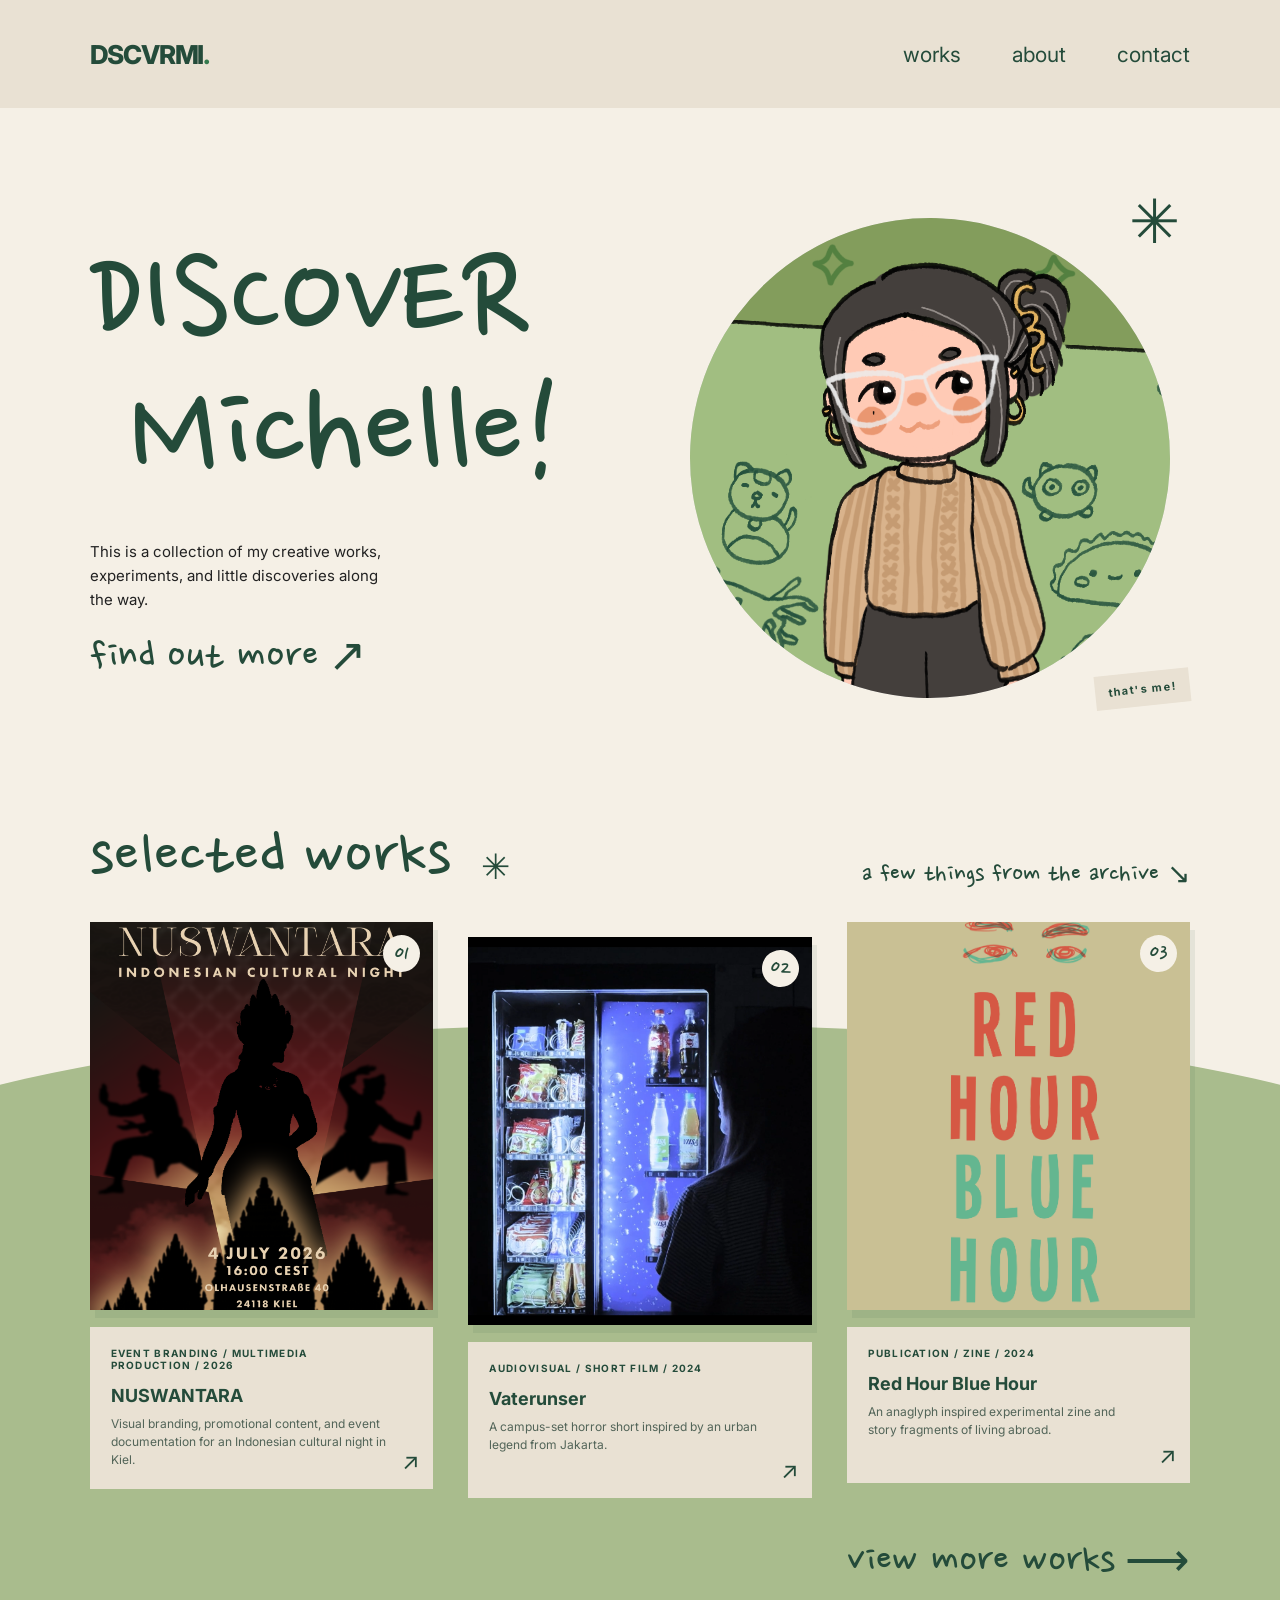
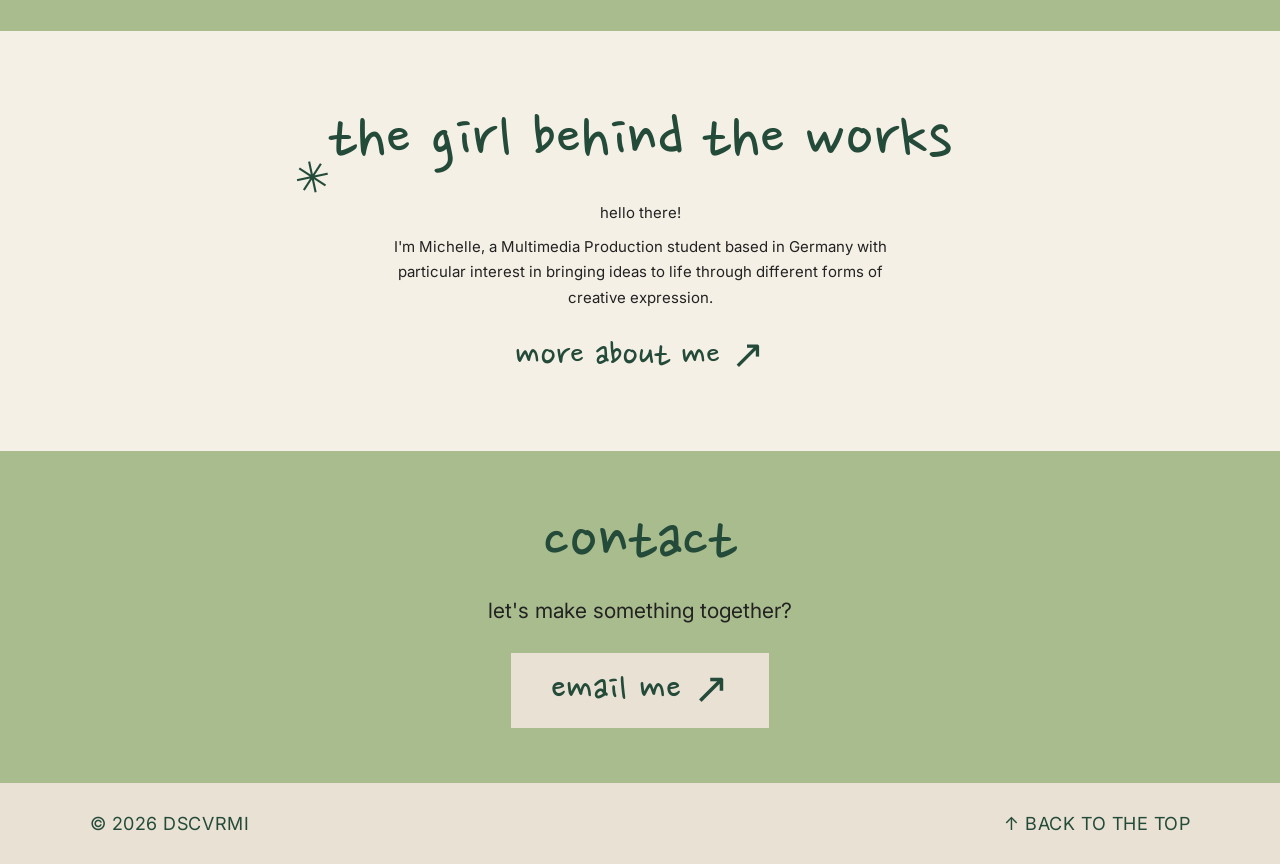
<file: index.html>
<!DOCTYPE html>
<html lang="en">
<head>
  <meta charset="UTF-8">
  <meta name="viewport" content="width=device-width, initial-scale=1.0">
  <title>DSCVRMI Homepage</title>

  <link rel="preconnect" href="https://fonts.googleapis.com">
  <link rel="preconnect" href="https://fonts.gstatic.com" crossorigin>
  <link href="https://fonts.googleapis.com/css2?family=Inter:wght@400;500;600;700;800&family=Nanum+Pen+Script&display=swap" rel="stylesheet">

  <link rel="stylesheet" href="style.css">
</head>

<body id="top">

  <!-- NAVBAR -->
  <header class="site-header">
    <a class="brand" href="index.html">DSCVRMI<span class="brand-dot">.</span></a>

    <nav>
      <a href="works.html">works</a>
      <a href="about.html">about</a>
      <a href="#contact">contact</a>
    </nav>
  </header>

  <main>

    <!-- HERO -->
    <section class="hero">
      <div class="hero-copy">

        <h1>
          DISCOVER
          <span>Michelle!</span>
        </h1>

        <p class="hero-description">
          This is a collection of my creative works,
          experiments, and little discoveries along the way.
        </p>

        <a class="handwritten-link" href="#selected-works">
          find out more <span>↗</span>
        </a>
      </div>

      <div class="portrait-scene">
        <div class="portrait-circle">

          <img src="persona illus.png"
               alt="Illustration of Michelle">
        
        </div>

        <span class="portrait-caption">
          that's me!
        </span>

        <span class="asterisk">✳</span>
      </div>

    </section>

    <!-- SELECTED WORKS -->
    <section class="selected" id="selected-works">

      <div class="selected-heading">
        <div>

          <h2>
            selected works
            <span class="scribble-star">✳</span>
          </h2>
        </div>

        <span class="section-aside">
          a few things from the archive ↘
        </span>
      </div>

      <div class="green-hill"></div>

      <div class="project-grid">

        <!-- PROJECT 01 -->
        <a class="project-card" href="nuswantara.html">
          <div class="project-image">
            <img src="poster nuswantara.png" alt="poster nuswantara">
            <span class="project-image-placeholder">PROJECT IMAGE 01</span>
            <span class="project-sticker">01</span>
          </div>

          <div class="project-info">
            <p class="project-meta">
              EVENT BRANDING / MULTIMEDIA PRODUCTION / 2026
            </p>

            <h3>NUSWANTARA</h3>

            <p>
              Visual branding, promotional content, and event documentation for an Indonesian cultural night in Kiel.
            </p>

            <span class="project-arrow">↗</span>
          </div>
        </a>

        <!-- PROJECT 02 -->
        <a class="project-card" href="vaterunser.html">
          <div class="project-image">
            <img src="vaterunser thumbnail.png" alt="Vaterunser thumbnail">
            <span class="project-sticker">02</span>
          </div>

          <div class="project-info">
            <p class="project-meta">
              AUDIOVISUAL / SHORT FILM / 2024
            </p>

            <h3>Vaterunser</h3>

            <p>
              A campus-set horror short inspired by an urban legend from Jakarta.
            </p>

            <span class="project-arrow">↗</span>
          </div>
        </a>

        <!-- PROJECT 03 -->
        <a class="project-card" href="red-hour-blue-hour.html">
          <div class="project-image">
           <img src="Front Cover Red Hour Blue Hour.png" alt="Red Hour Blue Hour Cover"> -->
            <span class="project-image-placeholder">PROJECT IMAGE 03</span>
            <span class="project-sticker">03</span>
          </div>

          <div class="project-info">
            <p class="project-meta">
              PUBLICATION / ZINE / 2024
            </p>

            <h3>Red Hour Blue Hour</h3>

            <p>
              An anaglyph inspired experimental zine and story fragments of living abroad.
            </p>

            <span class="project-arrow">↗</span>
          </div>
        </a>

      </div>

      <a class="handwritten-link all-works" href="works.html">
        view more works <span>⟶</span>
      </a>

    </section>

    <!-- ABOUT -->
    <section class="about-preview" id="about">

      <h2>the girl behind the works</h2>

      <span class="about-mark">✳</span>

      <p>hello there!</p>

      <p>
        I'm Michelle, a Multimedia Production student based in Germany with particular interest in 
        bringing ideas to life through different forms of creative expression.
      </p>

      <a class="handwritten-link" href="about.html">
        more about me ↗
      </a>
    </section>

    <!-- CONTACT -->
    <section class="contact" id="contact">

      <h2>contact</h2>

      <p>let's make something together?</p>

      <a class="email-button" href="mailto:artaastra@gmail.com">
        email me ↗
      </a>
    </section>

  </main>

  <!-- FOOTER -->
  <footer class="site-footer">
    <span>© 2026 DSCVRMI</span>
    <a href="#top">↑ BACK TO THE TOP</a>
  </footer>

</body>
</html>
</file>
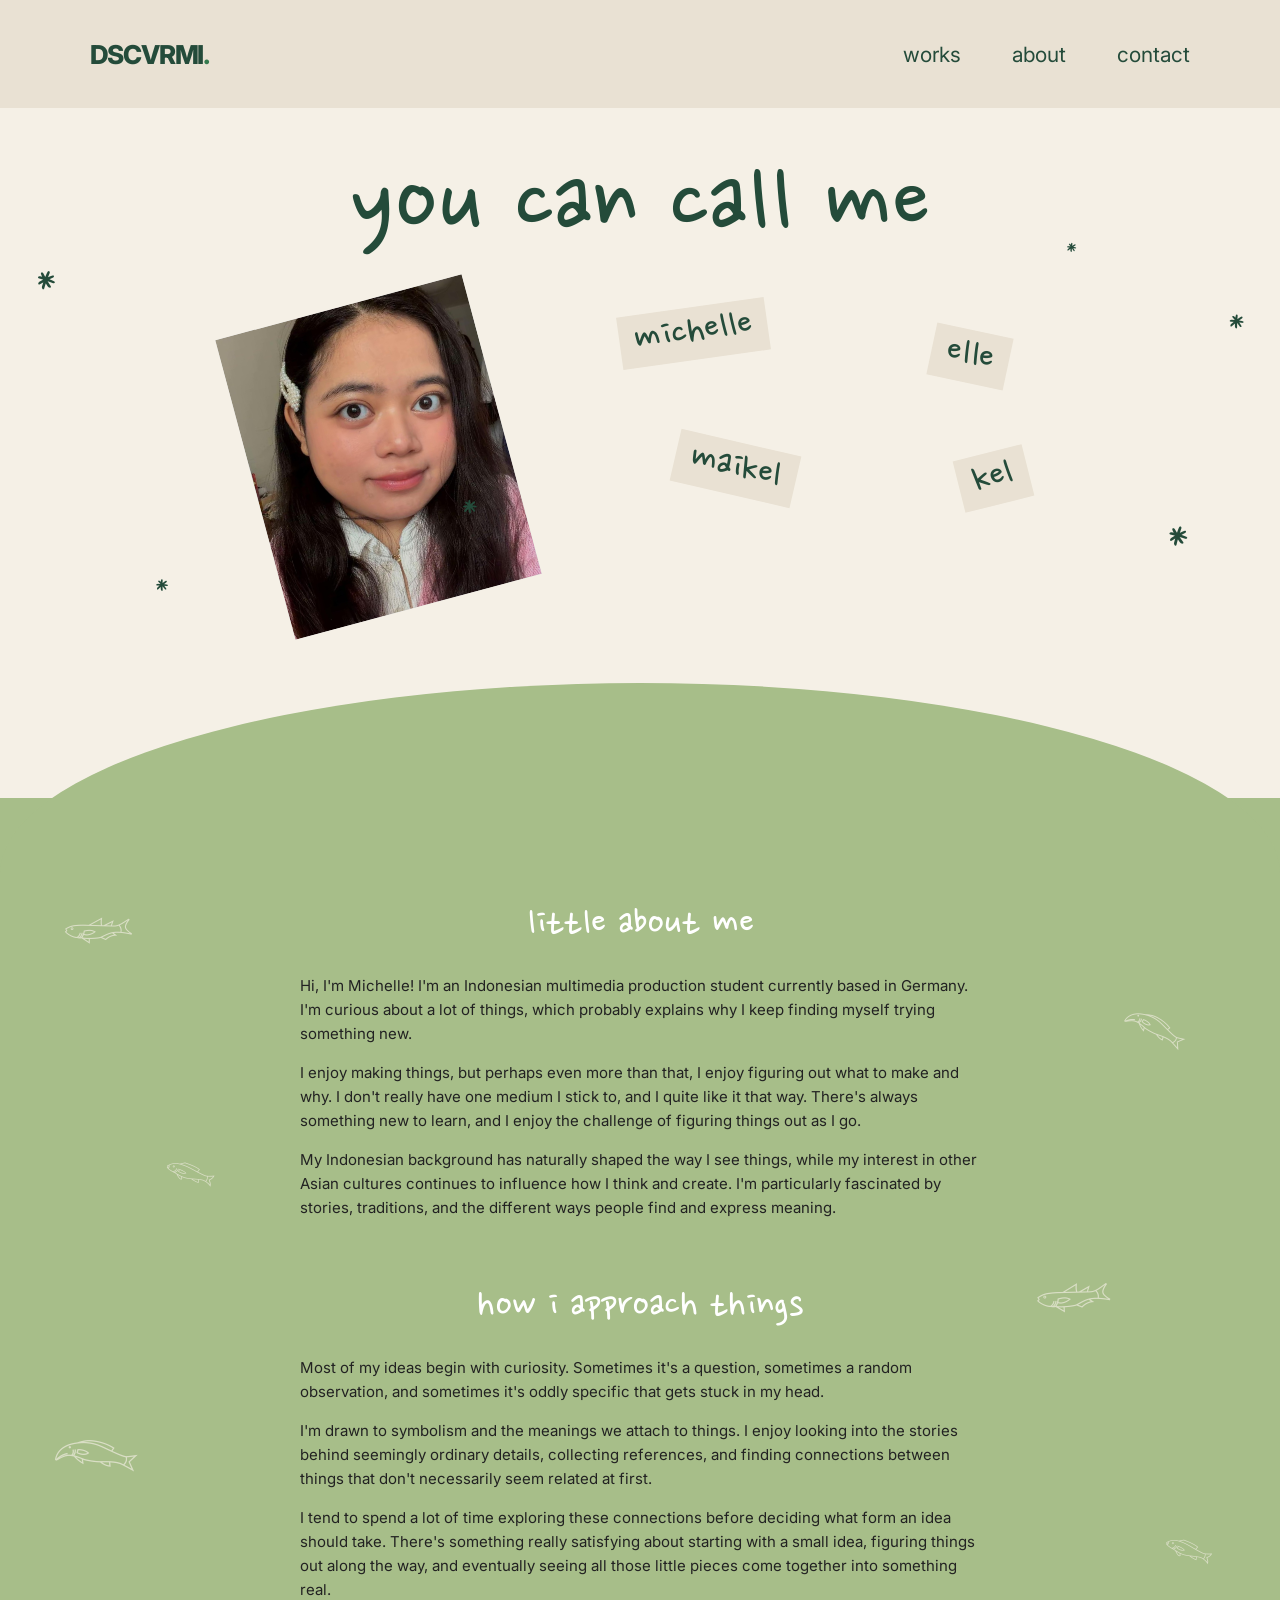
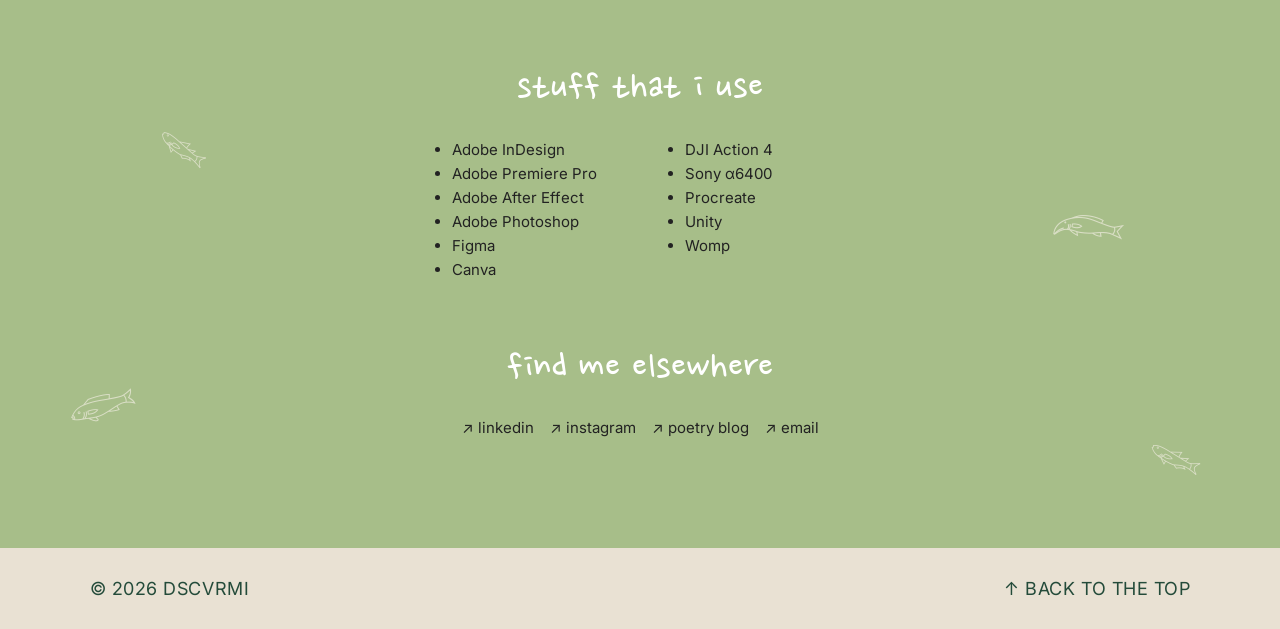
<file: about.html>
<!DOCTYPE html>
<html lang="en">

<head>
  <meta charset="UTF-8">
  <meta name="viewport" content="width=device-width, initial-scale=1.0">

  <title>About — DSCVRMI</title>

  <!-- FONTS -->
  <link rel="preconnect" href="https://fonts.googleapis.com">
  <link rel="preconnect" href="https://fonts.gstatic.com" crossorigin>

  <link href="https://fonts.googleapis.com/css2?family=Inter:wght@400;500;600;700;800&family=Nanum+Pen+Script&display=swap" rel="stylesheet">

  <link href="https://fonts.googleapis.com/css2?family=Noto+Sans+Egyptian+Hieroglyphs&display=swap" rel="stylesheet">

  <!-- SHARED CSS: NAVBAR + FOOTER -->
  <link rel="stylesheet" href="style.css">

  <!-- ABOUT PAGE CSS -->
  <style>

    /* =====================================
       ABOUT PAGE VARIABLES
    ===================================== */

    :root {
      --abt-sage: #A7BE89;
    }


    /* =====================================
       ABOUT HERO
    ===================================== */

    .abt-hero {
      position: relative;
      width: 100%;
      max-width: 1300px;
      height: 535px;
      margin: 0 auto;
      padding: 45px 5% 35px;
    }


    /* =====================================
       HERO TITLE
    ===================================== */

    .abt-title-area {
      position: relative;
      z-index: 2;
      width: 100%;
      text-align: center;
    }

    .abt-title {
      margin: 0;

      font-family: var(--hand);
      font-weight: 400;
      font-size: clamp(76px, 8.5vw, 125px);
      line-height: 1;

      color: var(--green);
      white-space: nowrap;
    }


    /* =====================================
       HERO COLLAGE
    ===================================== */

    .abt-collage {
      position: relative;
      width: 100%;
      max-width: 1080px;
      height: 350px;
      margin: 5px auto 0;
    }


    /* =====================================
       PORTRAIT PHOTO
    ===================================== */

    .abt-photo-frame {
      position: absolute;

      left: 14%;
      top: 35px;

      width: 255px;
      height: 310px;

      background: #d9d9d9;

      transform: rotate(-15deg);
      overflow: hidden;

      z-index: 2;
    }

    .abt-photo {
      width: 100%;
      height: 100%;

      object-fit: cover;
      object-position: center 30%;

      display: block;
    }


    /* =====================================
       NICKNAME STICKY NOTES
    ===================================== */

    .abt-names {
      position: absolute;

      right: 14%;
      top: 35px;

      width: 410px;
      height: 250px;

      z-index: 3;
    }

    .abt-tag {
      position: absolute;
      display: inline-block;

      background: var(--paper-dark);
      padding: 4px 15px 6px;

      color: var(--green);

      font-family: var(--hand);
      font-size: 43px;
      line-height: 1;

      white-space: nowrap;
    }

    .abt-michelle {
      left: 0;
      top: 5px;
      transform: rotate(-8deg);
    }

    .abt-elle {
      right: 20px;
      top: 28px;
      transform: rotate(12deg);
    }

    .abt-maikel {
      left: 55px;
      top: 140px;
      transform: rotate(13deg);
    }

    .abt-kel {
      right: 0;
      top: 150px;
      transform: rotate(-14deg);
    }


    /* =====================================
       DECORATIVE ASTERISKS
    ===================================== */

    .abt-star {
      position: absolute;
      display: block;

      font-family: var(--hand);
      font-weight: 400;

      color: var(--green);
      line-height: 1;

      pointer-events: none;
      user-select: none;

      z-index: 4;
    }

    .abt-star-one {
      top: 155px;
      left: 3%;
      font-size: 48px;
      transform: rotate(-15deg);
    }

    .abt-star-two {
      top: 200px;
      right: 3%;
      font-size: 38px;
      transform: rotate(18deg);
    }

    .abt-star-three {
      top: 385px;
      left: 36%;
      font-size: 37px;
      transform: rotate(12deg);
    }

    .abt-star-four {
      top: 410px;
      right: 7%;
      font-size: 50px;
      transform: rotate(-18deg);
    }

    .abt-star-five {
      top: 465px;
      left: 12%;
      font-size: 32px;
      transform: rotate(15deg);
    }

    .abt-star-six {
      top: 130px;
      right: 16%;
      font-size: 25px;
      transform: rotate(20deg);
    }


    /* =====================================
       GREEN ARCH SECTION
    ===================================== */

    .abt-green-section {
      position: relative;
      isolation: isolate;

      width: 100%;
      background: var(--abt-sage);

      margin-top: 155px;
      padding: 105px 24px 110px;
    }

    .abt-green-section::before {
      content: "";
      position: absolute;

      top: -115px;
      left: 0;

      width: 100%;
      height: 190px;

      background: var(--abt-sage);

      border-radius: 50% 50% 0 0 / 100% 100% 0 0;

      z-index: -1;
    }

    .abt-content {
      position: relative;
      z-index: 1;

      width: min(680px, 100%);
      margin: 0 auto;
    }


    /* =====================================
       ABOUT CONTENT
    ===================================== */

    .abt-block {
      margin-bottom: 65px;
    }

    .abt-block:last-child {
      margin-bottom: 0;
    }

    .abt-block h2 {
      font-family: var(--hand);
      font-size: 43px;
      font-weight: 400;

      color: white;
      text-align: center;

      line-height: 1;
      margin: 0 0 28px;
    }

    .abt-block p {
      color: var(--ink);
      font-size: 15px;
      line-height: 1.6;
      margin: 0 0 15px;
    }


    /* =====================================
       SOFTWARE & GEAR
    ===================================== */

    .abt-tools {
      display: grid;
      grid-template-columns: 1fr 1fr;

      gap: 45px;
      max-width: 420px;
      margin: 0 auto;
    }

    .abt-tools ul {
      margin: 0;
      padding-left: 22px;

      color: var(--ink);
      font-size: 15px;
      line-height: 1.6;
    }


    /* =====================================
       SOCIAL LINKS
    ===================================== */

    .abt-socials {
      display: flex;
      justify-content: center;
      flex-wrap: wrap;
      gap: 16px;
    }

    .abt-socials a {
      color: var(--ink);
      text-decoration: none;
      font-size: 15px;

      border-bottom: 1px solid transparent;

      transition:
        opacity 0.2s ease,
        border-color 0.2s ease;
    }

    .abt-socials a:hover {
      opacity: 0.7;
      border-bottom-color: currentColor;
    }


    /* =====================================
       FLOATING FISH DECORATIONS
    ===================================== */

    .abt-fish-decor {
      position: absolute;
      inset: 0;

      pointer-events: none;
      overflow: hidden;

      z-index: 0;
    }

    .abt-fish {
      position: absolute;
      display: block;

      color: var(--paper);

      font-family: "Noto Sans Egyptian Hieroglyphs", serif;
      line-height: 1;

      opacity: 0.65;
      pointer-events: none;
    }


    /* LEFT SIDE */

    .fish-1 {
      top: 8%;
      left: 5%;
      font-size: 55px;
      transform: rotate(-15deg);
    }

    .fish-2 {
      top: 26%;
      left: 13%;
      font-size: 38px;
      transform: rotate(18deg);
    }

    .fish-3 {
      top: 46%;
      left: 4%;
      font-size: 65px;
      transform: rotate(-8deg);
    }

    .fish-4 {
      top: 69%;
      left: 12%;
      font-size: 42px;
      transform: rotate(25deg);
    }

    .fish-5 {
      top: 87%;
      left: 5%;
      font-size: 52px;
      transform: rotate(-20deg);
    }


    /* RIGHT SIDE */

    .fish-6 {
      top: 15%;
      right: 7%;
      font-size: 50px;
      transform: rotate(12deg);
    }

    .fish-7 {
      top: 35%;
      right: 13%;
      font-size: 60px;
      transform: rotate(-18deg);
    }

    .fish-8 {
      top: 54%;
      right: 5%;
      font-size: 37px;
      transform: rotate(20deg);
    }

    .fish-9 {
      top: 74%;
      right: 12%;
      font-size: 56px;
      transform: rotate(-12deg);
    }

    .fish-10 {
      top: 92%;
      right: 6%;
      font-size: 43px;
      transform: rotate(15deg);
    }


    /* =====================================
       TABLET RESPONSIVE
    ===================================== */

    @media (max-width: 900px) {

      .abt-hero {
        height: 550px;
        padding: 45px 4% 35px;
      }

      .abt-title {
        font-size: clamp(62px, 10vw, 100px);
      }

      .abt-collage {
        height: 370px;
      }

      .abt-photo-frame {
        left: 5%;
        top: 45px;

        width: 220px;
        height: 275px;
      }

      .abt-names {
        right: 3%;
        top: 55px;

        width: 310px;
        height: 230px;
      }

      .abt-tag {
        font-size: 36px;
      }

      .abt-maikel {
        left: 30px;
      }

      .abt-elle {
        right: 0;
      }

      .abt-green-section {
        margin-top: 130px;
      }

      .abt-fish {
        font-size: 30px;
        opacity: 0.4;
      }

      .fish-2,
      .fish-4,
      .fish-7,
      .fish-9 {
        display: none;
      }

    }


    /* =====================================
       MOBILE RESPONSIVE
    ===================================== */

    @media (max-width: 650px) {

      .abt-hero {
        height: 765px;
        padding: 38px 20px 45px;
      }

      .abt-title {
        font-size: clamp(42px, 12vw, 75px);
        white-space: nowrap;
      }

      .abt-collage {
        height: 600px;
        margin-top: 20px;
      }


      /* PHOTO */

      .abt-photo-frame {
        left: 50%;
        top: 18px;

        width: 195px;
        height: 240px;

        transform: translateX(-50%) rotate(-12deg);
      }


      /* NAMES */

      .abt-names {
        left: 50%;
        right: auto;
        top: 310px;

        transform: translateX(-50%);

        width: min(320px, 100%);
        height: 155px;
      }

      .abt-tag {
        font-size: 32px;
        padding: 3px 10px 5px;
      }

      .abt-michelle {
        left: 3%;
        top: 0;
      }

      .abt-elle {
        right: 5%;
        top: 12px;
      }

      .abt-maikel {
        left: 14%;
        top: 80px;
      }

      .abt-kel {
        right: 5%;
        top: 90px;
      }


      /* STARS */

      .abt-star-one {
        top: 160px;
        left: 6%;
        font-size: 35px;
      }

      .abt-star-two {
        top: 245px;
        right: 6%;
        font-size: 30px;
      }

      .abt-star-three {
        top: 445px;
        left: 7%;
        font-size: 29px;
      }

      .abt-star-four {
        top: 575px;
        right: 6%;
        font-size: 34px;
      }

      .abt-star-five {
        top: 690px;
        left: 7%;
        font-size: 29px;
      }

      .abt-star-six {
        top: 105px;
        right: 8%;
        font-size: 23px;
      }


      /* GREEN SECTION */

      .abt-green-section {
        margin-top: 155px;
        padding: 75px 24px 85px;
      }

      .abt-green-section::before {
        top: -70px;
        height: 115px;
      }


      /* CONTENT */

      .abt-block {
        margin-bottom: 50px;
      }

      .abt-block h2 {
        font-size: 38px;
      }

      .abt-block p {
        font-size: 14px;
      }

      .abt-tools {
        gap: 18px;
      }

      .abt-tools ul {
        font-size: 13px;
      }

      .abt-socials {
        gap: 14px;
      }

      .abt-socials a {
        font-size: 13px;
      }


      /* FISH */

      .abt-fish {
        font-size: 24px;
        opacity: 0.3;
      }

      .fish-3,
      .fish-8 {
        display: none;
      }

    }


    /* =====================================
       VERY SMALL SCREENS
    ===================================== */

    @media (max-width: 380px) {

      .abt-title {
        font-size: 11.4vw;
      }

      .abt-names {
        width: 285px;
      }

      .abt-tag {
        font-size: 29px;
      }

    }

  </style>

</head>


<body id="top">

  <!-- =====================================
       NAVBAR — SAME AS HOMEPAGE
  ===================================== -->

  <header class="site-header">

    <a class="brand" href="index.html">
      DSCVRMI<span class="brand-dot">.</span>
    </a>

    <nav>
      <a href="works.html">works</a>
      <a href="about.html" aria-current="page">about</a>
      <a href="index.html#contact">contact</a>
    </nav>

  </header>


  <main>

    <!-- =====================================
         HERO
    ===================================== -->

    <section class="abt-hero">

      <!-- ASTERISK DECORATIONS -->

      <span class="abt-star abt-star-one" aria-hidden="true">*</span>
      <span class="abt-star abt-star-two" aria-hidden="true">*</span>
      <span class="abt-star abt-star-three" aria-hidden="true">*</span>
      <span class="abt-star abt-star-four" aria-hidden="true">*</span>
      <span class="abt-star abt-star-five" aria-hidden="true">*</span>
      <span class="abt-star abt-star-six" aria-hidden="true">*</span>


      <!-- TITLE -->

      <div class="abt-title-area">
        <h1 class="abt-title">you can call me</h1>
      </div>


      <!-- COLLAGE -->

      <div class="abt-collage">

        <!-- PHOTO -->

        <div class="abt-photo-frame">
          <img
            class="abt-photo"
            src="michelle.jpg"
            alt="Portrait of Michelle"
          >
        </div>


        <!-- NICKNAME STICKY NOTES -->

        <div class="abt-names">
          <span class="abt-tag abt-michelle">michelle</span>
          <span class="abt-tag abt-elle">elle</span>
          <span class="abt-tag abt-maikel">maikel</span>
          <span class="abt-tag abt-kel">kel</span>
        </div>

      </div>

    </section>


    <!-- =====================================
         GREEN ABOUT SECTION
    ===================================== -->

    <section class="abt-green-section" id="little-about-me">

      <!-- FLOATING FISH DECORATIONS -->

      <div class="abt-fish-decor" aria-hidden="true">

        <span class="abt-fish fish-1">𓆝</span>
        <span class="abt-fish fish-2">𓆟</span>
        <span class="abt-fish fish-3">𓆞</span>
        <span class="abt-fish fish-4">𓆝</span>
        <span class="abt-fish fish-5">𓆟</span>

        <span class="abt-fish fish-6">𓆞</span>
        <span class="abt-fish fish-7">𓆝</span>
        <span class="abt-fish fish-8">𓆟</span>
        <span class="abt-fish fish-9">𓆞</span>
        <span class="abt-fish fish-10">𓆝</span>

      </div>


      <div class="abt-content">

        <!-- LITTLE ABOUT ME -->

        <section class="abt-block">

          <h2>little about me</h2>

          <p>
            Hi, I'm Michelle! I'm an Indonesian multimedia production student currently based in Germany. 
            I'm curious about a lot of things, which probably explains why I keep finding myself trying something new.
          </p>
          
          <p>    
            I enjoy making things, but perhaps even more than that, I enjoy figuring out what to make and why. 
            I don't really have one medium I stick to, and I quite like it that way. 
            There's always something new to learn, and I enjoy the challenge of figuring things out as I go.
          </p>
          
          <p>
            My Indonesian background has naturally shaped the way I see things, 
            while my interest in other Asian cultures continues to influence how I think and create. 
            I'm particularly fascinated by stories, traditions, and the different ways people find and express meaning.
          </p>

        </section>


        <!-- HOW I APPROACH THINGS -->

        <section class="abt-block">

          <h2>how i approach things</h2>

          <p>
            Most of my ideas begin with curiosity. Sometimes it's
            a question, sometimes a random observation, and sometimes
            it's oddly specific that gets stuck in my head.
          </p>

          <p>
            I'm drawn to symbolism and the meanings we attach to things. 
            I enjoy looking into the stories behind seemingly ordinary details, collecting references, 
            and finding connections between things that don't necessarily seem related at first.
          </p>

          <p>
          I tend to spend a lot of time exploring these connections before deciding what form an idea should take.
            There's something really satisfying about starting with a small idea, figuring things out along the way, 
            and eventually seeing all those little pieces come together into something real.
          </p>

        </section>


        <!-- STUFF THAT I USE -->

        <section class="abt-block">

          <h2>stuff that i use</h2>

          <div class="abt-tools">

            <ul>
              <li>Adobe InDesign</li>
              <li>Adobe Premiere Pro</li>
              <li>Adobe After Effect</li>
              <li>Adobe Photoshop</li>
              <li>Figma</li>
              <li>Canva</li>
            </ul>

            <ul>
              <li>DJI Action 4</li>
              <li>Sony α6400</li>
              <li>Procreate</li>
              <li>Unity</li>
              <li>Womp</li>
            </ul>

          </div>

        </section>


        <!-- FIND ME ELSEWHERE -->

        <section class="abt-block">

          <h2>find me elsewhere</h2>

          <div class="abt-socials">

            <a
              href="https://www.linkedin.com/in/michelle-artalim-069a4229b/"
              target="_blank"
              rel="noopener noreferrer"
            >
              &#8599; linkedin
            </a>

            <a
              href="https://www.instagram.com/omichiaa/"
              target="_blank"
              rel="noopener noreferrer"
            >
              &#8599; instagram
            </a>

            <a
              href="https://wednesdayelle.blogspot.com/"
              target="_blank"
              rel="noopener noreferrer"
            >
              &#8599; poetry blog
            </a>

            <a href="mailto:artaastra@gmail.com">
              &#8599; email
            </a>

          </div>

        </section>

      </div>

    </section>

  </main>


  <!-- =====================================
       FOOTER — SAME AS HOMEPAGE
  ===================================== -->

  <footer class="site-footer">

    <span>© 2026 DSCVRMI</span>

    <a href="#top">
      ↑ BACK TO THE TOP
    </a>

  </footer>

</body>
</html>
</file>
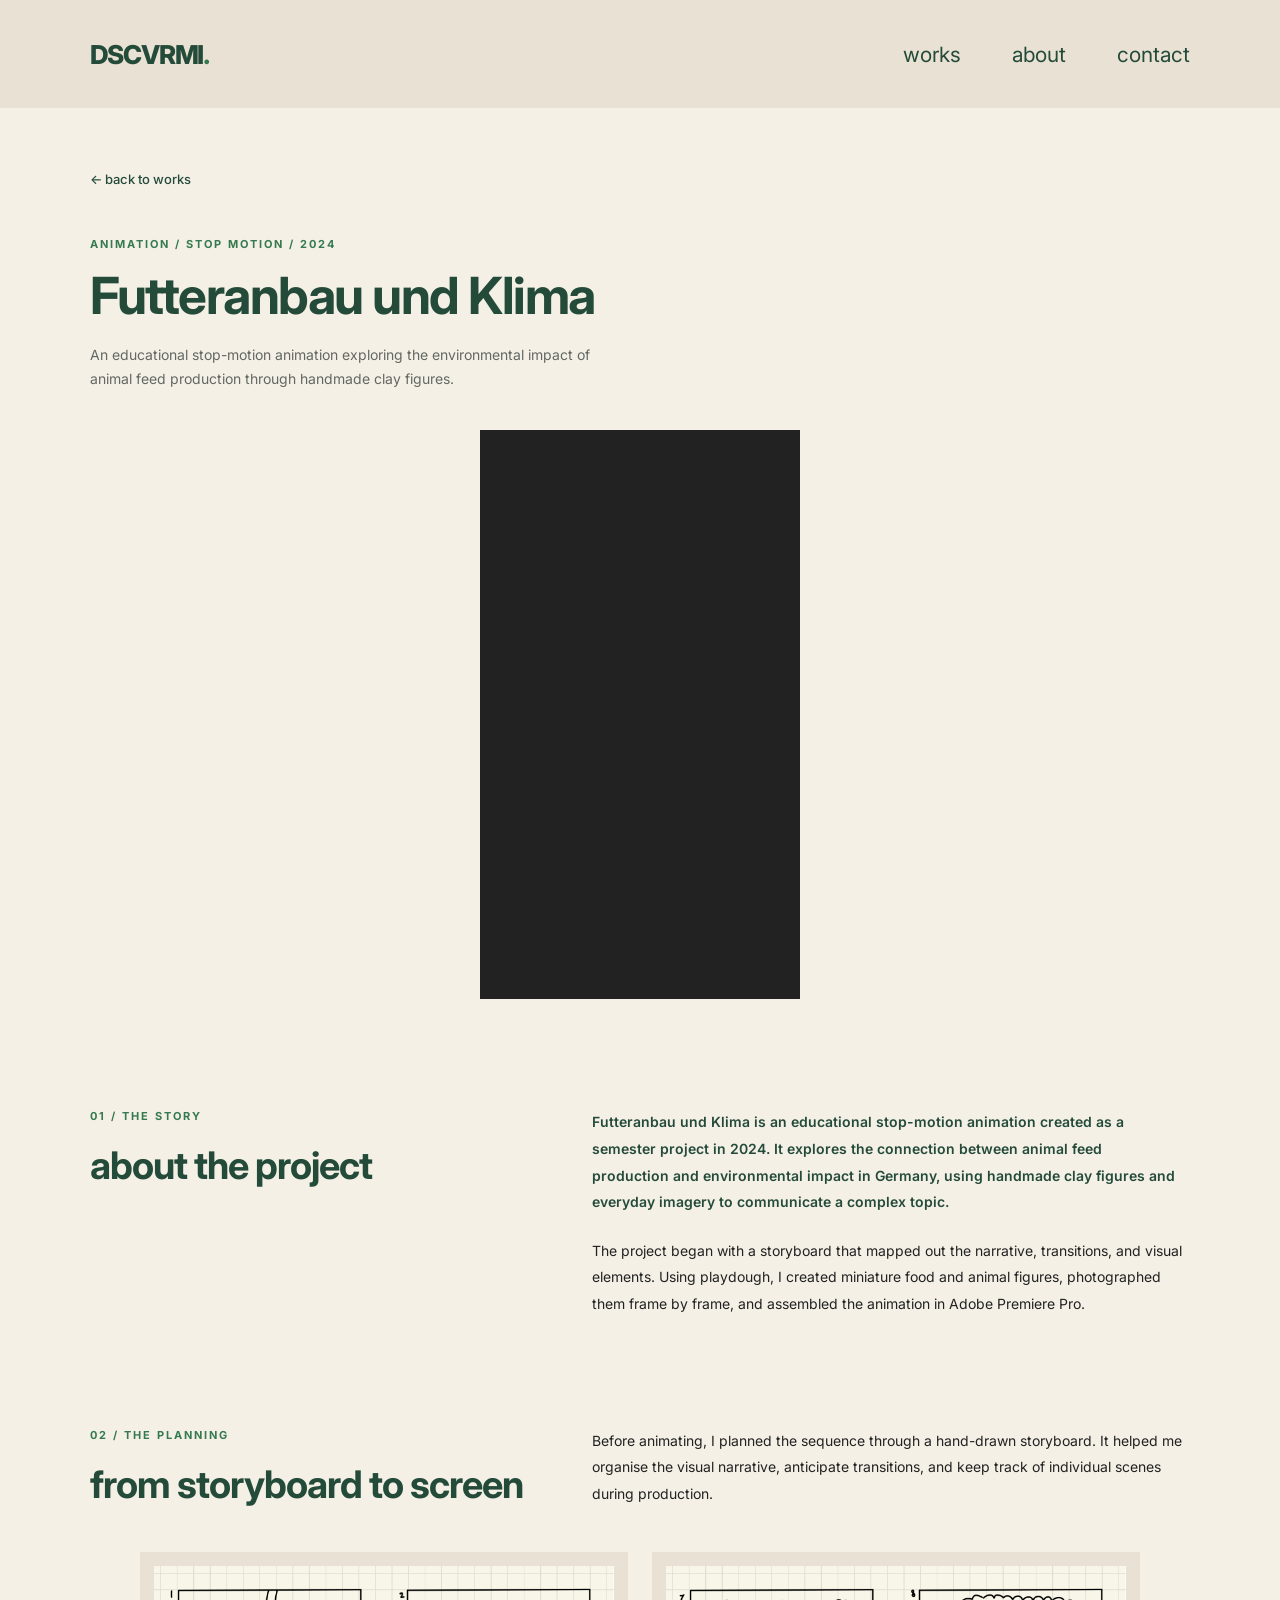
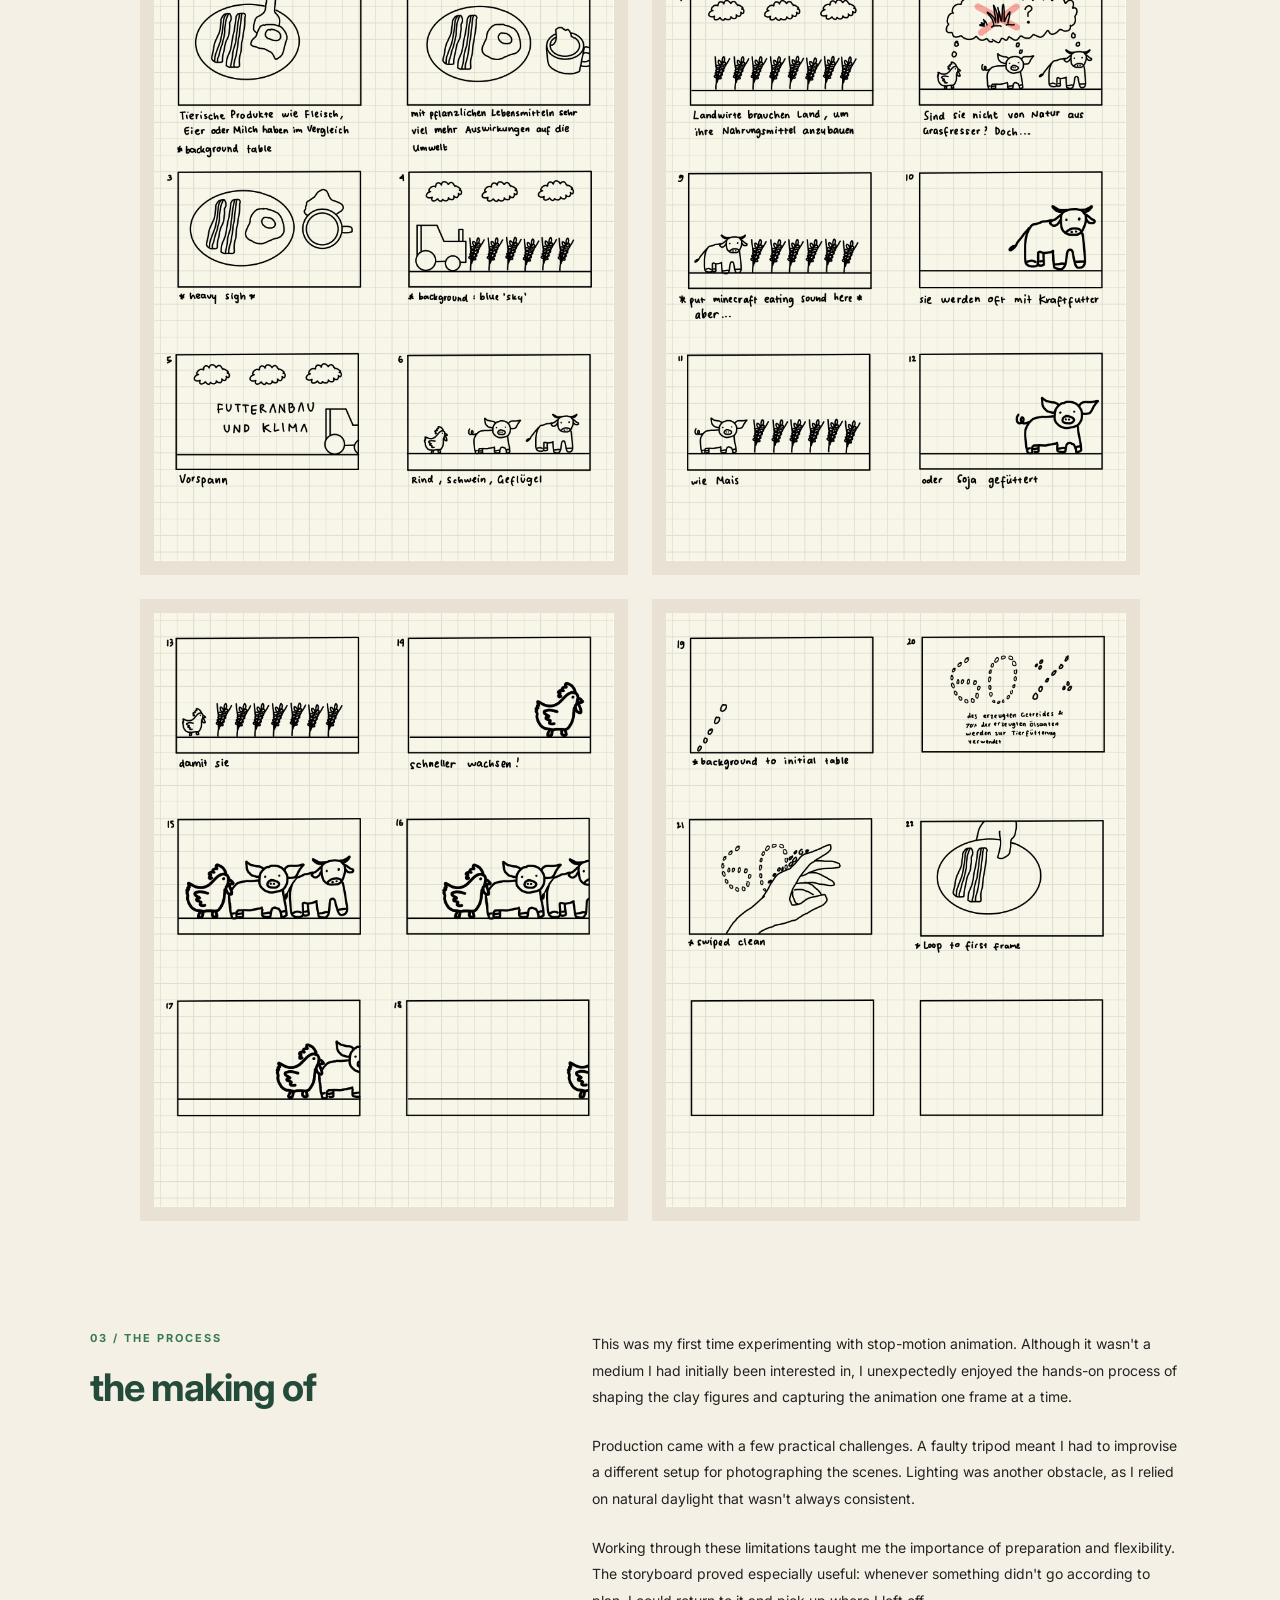
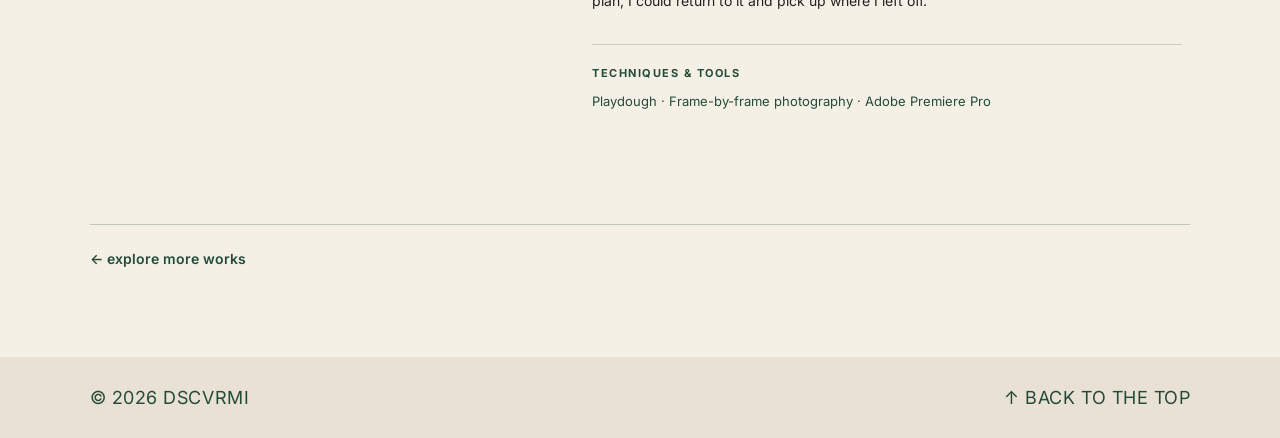
<file: futteranbau-und-klima.html>
<!DOCTYPE html>
<html lang="en">
<head>
  <meta charset="UTF-8">
  <meta name="viewport" content="width=device-width, initial-scale=1.0">

  <title>Futteranbau und Klima — DSCVRMI</title>

  <link rel="preconnect" href="https://fonts.googleapis.com">
  <link rel="preconnect" href="https://fonts.gstatic.com" crossorigin>
  <link href="https://fonts.googleapis.com/css2?family=Inter:wght@400;500;600;700&family=Nanum+Pen+Script&display=swap" rel="stylesheet">

  <!-- GLOBAL CSS -->
  <link rel="stylesheet" href="style.css?v=11">

  <!-- PAGE-SPECIFIC CSS -->
  <style>

    /* ==============================
       PAGE LAYOUT
    ============================== */

    .sm-page {
      width: calc(100% - 80px);
      max-width: 1100px;
      margin: 0 auto;
      padding: 60px 0 90px;
      box-sizing: border-box;
    }

    /* ==============================
       PROJECT HEADER
    ============================== */

    .sm-header {
      margin-bottom: 40px;
    }

    .sm-back {
      display: inline-block;
      margin-bottom: 50px;
      color: var(--green, #244B3A);
      text-decoration: none;
      font-size: 13px;
      font-weight: 500;
    }

    .sm-back:hover {
      text-decoration: underline;
    }

    .sm-category {
      margin: 0 0 15px;
      font-size: 11px;
      font-weight: 700;
      letter-spacing: 2px;
      color: var(--green-accent, #357A4E);
    }

    .sm-header h1 {
      margin: 0;
      font-size: clamp(36px, 4vw, 54px);
      line-height: 1.15;
      letter-spacing: -1.5px;
      font-weight: 700;
      color: var(--green, #244B3A);
    }

    .sm-subtitle {
      max-width: 540px;
      margin: 18px 0 0;
      font-size: 14px;
      line-height: 1.7;
      color: #626862;
    }

    /* ==============================
       VIDEO SHOWCASE
    ============================== */

    .sm-showcase {
      display: flex;
      justify-content: center;
      margin: 0 auto 110px;
    }

    .sm-video {
      width: 100%;
      max-width: 320px;
      aspect-ratio: 9 / 16;
      background: #222;
      overflow: hidden;
    }

    .sm-video iframe {
      display: block;
      width: 100%;
      height: 100%;
      border: 0;
    }

    /* ==============================
       TWO-COLUMN SECTIONS
    ============================== */

    .sm-section {
      display: grid;
      grid-template-columns: 0.85fr 1.15fr;
      gap: 60px;
      align-items: start;
      margin-bottom: 110px;
    }

    .sm-section-label {
      display: block;
      margin-bottom: 20px;
      font-size: 11px;
      font-weight: 700;
      letter-spacing: 2px;
      color: var(--green-accent, #357A4E);
    }

    .sm-section-heading h2 {
      margin: 0;
      font-size: clamp(28px, 3vw, 38px);
      line-height: 1.2;
      letter-spacing: -1px;
      color: var(--green, #244B3A);
    }

    .sm-section-text {
      max-width: 590px;
    }

    .sm-section-text p {
      margin: 0 0 22px;
      font-size: 14px;
      line-height: 1.9;
      color: var(--ink, #222);
    }

    .sm-section-text p:last-child {
      margin-bottom: 0;
    }

    .sm-about .sm-section-text p:first-child {
      font-weight: 600;
      color: var(--green, #244B3A);
    }

    /* ==============================
       STORYBOARD
    ============================== */

    .sm-storyboard-section {
      margin-bottom: 110px;
    }

    .sm-storyboard-intro {
      margin-bottom: 45px;
    }

    .sm-storyboard-grid {
      display: grid;
      grid-template-columns: repeat(2, minmax(0, 1fr));
      gap: 24px;
      max-width: 1000px;
      margin: 0 auto;
      align-items: start;
    }

    .sm-storyboard-item {
      margin: 0;
      min-width: 0;
    }

    .sm-storyboard-paper {
      padding: 14px;
      background: var(--paper-dark, #E9E1D3);
    }

    .sm-storyboard-paper img {
      display: block;
      width: 100%;
      height: auto;
      background: #FFF;
    }

    /* ==============================
       CREATIVE PROCESS
    ============================== */

    .sm-making {
      margin-bottom: 110px;
    }

    .sm-tools {
      margin-top: 30px !important;
      padding-top: 18px;
      border-top: 1px solid rgba(36, 75, 58, 0.2);
      color: var(--green, #244B3A) !important;
      font-size: 13px !important;
      line-height: 1.9;
    }

    .sm-tools strong {
      display: block;
      margin-bottom: 5px;
      font-size: 11px;
      font-weight: 700;
      letter-spacing: 1.5px;
      text-transform: uppercase;
    }

    /* ==============================
       BOTTOM NAVIGATION
    ============================== */

    .sm-bottom-navigation {
      display: flex;
      justify-content: flex-start;
      align-items: center;
      padding-top: 25px;
      border-top: 1px solid rgba(36, 75, 58, 0.25);
    }

    .sm-bottom-navigation a {
      color: var(--green, #244B3A);
      font-size: 14px;
      font-weight: 600;
      text-decoration: none;
    }

    .sm-bottom-navigation a:hover {
      text-decoration: underline;
    }

    /* ==============================
       TABLET
    ============================== */

    @media (max-width: 768px) {

      .sm-page {
        width: calc(100% - 40px);
        padding: 40px 0 65px;
      }

      .sm-header {
        margin-bottom: 35px;
      }

      .sm-back {
        margin-bottom: 45px;
      }

      .sm-header h1 {
        font-size: clamp(32px, 7vw, 44px);
        letter-spacing: -1px;
      }

      .sm-showcase {
        margin-bottom: 75px;
      }

      .sm-section {
        grid-template-columns: 1fr;
        gap: 25px;
        margin-bottom: 75px;
      }

      .sm-storyboard-section {
        margin-bottom: 75px;
      }

      .sm-storyboard-intro {
        margin-bottom: 35px;
      }

      .sm-making {
        margin-bottom: 75px;
      }

      .sm-storyboard-grid {
        gap: 15px;
      }

      .sm-storyboard-paper {
        padding: 10px;
      }
    }

    /* ==============================
       MOBILE
    ============================== */

    @media (max-width: 480px) {

      .sm-category {
        letter-spacing: 1.2px;
        line-height: 1.7;
      }

      .sm-video {
        max-width: 280px;
      }

      .sm-storyboard-grid {
        grid-template-columns: 1fr;
        gap: 20px;
      }

      .sm-storyboard-paper {
        padding: 12px;
      }
    }

  </style>
</head>

<body id="top">

  <!-- NAVBAR -->
  <header class="site-header">
    <a class="brand" href="index.html">
      DSCVRMI<span class="brand-dot">.</span>
    </a>

    <nav aria-label="Main navigation">
      <a href="works.html">works</a>
      <a href="about.html">about</a>
      <a href="index.html#contact">contact</a>
    </nav>
  </header>

  <main class="sm-page">

    <!-- PROJECT HEADER -->
    <section class="sm-header">

      <a href="works.html" class="sm-back">
        ← back to works
      </a>

      <p class="sm-category">
        ANIMATION / STOP MOTION / 2024
      </p>

      <h1>Futteranbau und Klima</h1>

      <p class="sm-subtitle">
        An educational stop-motion animation exploring
        the environmental impact of animal feed production
        through handmade clay figures.
      </p>

    </section>

    <!-- FINAL ANIMATION -->
    <section class="sm-showcase"
             aria-label="Final stop-motion animation">

      <div class="sm-video">

        <iframe
          src="https://www.youtube.com/embed/33FiYQ6Pfxg"
          title="Futteranbau und Klima — Stop Motion"
          loading="lazy"
          allow="accelerometer; autoplay; clipboard-write; encrypted-media; gyroscope; picture-in-picture; web-share"
          referrerpolicy="strict-origin-when-cross-origin"
          allowfullscreen>
        </iframe>

      </div>

    </section>

    <!-- ABOUT THE PROJECT -->
    <section class="sm-section sm-about">

      <div class="sm-section-heading">
        <span class="sm-section-label">
          01 / THE STORY
        </span>

        <h2>about the project</h2>
      </div>

      <div class="sm-section-text">

        <p>
          Futteranbau und Klima is an educational
          stop-motion animation created as a semester
          project in 2024. It explores the connection
          between animal feed production and environmental
          impact in Germany, using handmade clay figures
          and everyday imagery to communicate a complex topic.
        </p>

        <p>
          The project began with a storyboard that mapped
          out the narrative, transitions, and visual elements.
          Using playdough, I created miniature food
          and animal figures, photographed them frame by frame,
          and assembled the animation in Adobe Premiere Pro.
        </p>

      </div>

    </section>

    <!-- STORYBOARD SECTION -->
    <section class="sm-storyboard-section">

      <div class="sm-section sm-storyboard-intro">

        <div class="sm-section-heading">
          <span class="sm-section-label">
            02 / THE PLANNING
          </span>

          <h2>from storyboard to screen</h2>
        </div>

        <div class="sm-section-text">

          <p>
            Before animating, I planned the sequence through
            a hand-drawn storyboard. It helped me organise
            the visual narrative, anticipate transitions,
            and keep track of individual scenes during production.
          </p>

        </div>

      </div>

      <!-- STORYBOARD GALLERY -->
      <div class="sm-storyboard-grid">

        <figure class="sm-storyboard-item">
          <div class="sm-storyboard-paper">
            <img
              src="stopmotion-storyboard-2.png"
              alt="Storyboards showing food, livestock, and the opening scenes"
              loading="lazy">
          </div>
        </figure>

        <figure class="sm-storyboard-item">
          <div class="sm-storyboard-paper">
            <img
              src="stopmotion-storyboard-3.png"
              alt="Storyboard sketches exploring livestock and animal feed"
              loading="lazy">
          </div>
        </figure>

        <figure class="sm-storyboard-item">
          <div class="sm-storyboard-paper">
            <img
              src="stopmotion-storyboard-4.png"
              alt="Storyboard sketches for the next scenes and transitions"
              loading="lazy">
          </div>
        </figure>

        <figure class="sm-storyboard-item">
          <div class="sm-storyboard-paper">
            <img
              src="stopmotion-storyboard-5.png"
              alt="Final storyboard sketches with statistics and looping ending"
              loading="lazy">
          </div>
        </figure>

      </div>

    </section>

    <!-- CREATIVE PROCESS -->
    <section class="sm-section sm-making">

      <div class="sm-section-heading">
        <span class="sm-section-label">
          03 / THE PROCESS
        </span>

        <h2>the making of</h2>
      </div>

      <div class="sm-section-text">

        <p>
          This was my first time experimenting
          with stop-motion animation. Although
          it wasn't a medium I had initially been
          interested in, I unexpectedly enjoyed
          the hands-on process of shaping the clay
          figures and capturing the animation
          one frame at a time.
        </p>

        <p>
          Production came with a few practical challenges.
          A faulty tripod meant I had to improvise
          a different setup for photographing the scenes.
          Lighting was another obstacle, as I relied
          on natural daylight that wasn't always consistent.
        </p>

        <p>
          Working through these limitations taught me
          the importance of preparation and flexibility.
          The storyboard proved especially useful:
          whenever something didn't go according to plan,
          I could return to it and pick up where I left off.
        </p>

        <p class="sm-tools">
          <strong>techniques &amp; tools</strong>
          Playdough · Frame-by-frame photography ·
          Adobe Premiere Pro
        </p>

      </div>

    </section>

    <!-- BACK TO WORKS -->
    <div class="sm-bottom-navigation">
      <a href="works.html">
        ← explore more works
      </a>
    </div>

  </main>

  <!-- FOOTER -->
  <footer class="site-footer">
    <span>© 2026 DSCVRMI</span>
    <a href="#top">↑ BACK TO THE TOP</a>
  </footer>

</body>
</html>
</file>
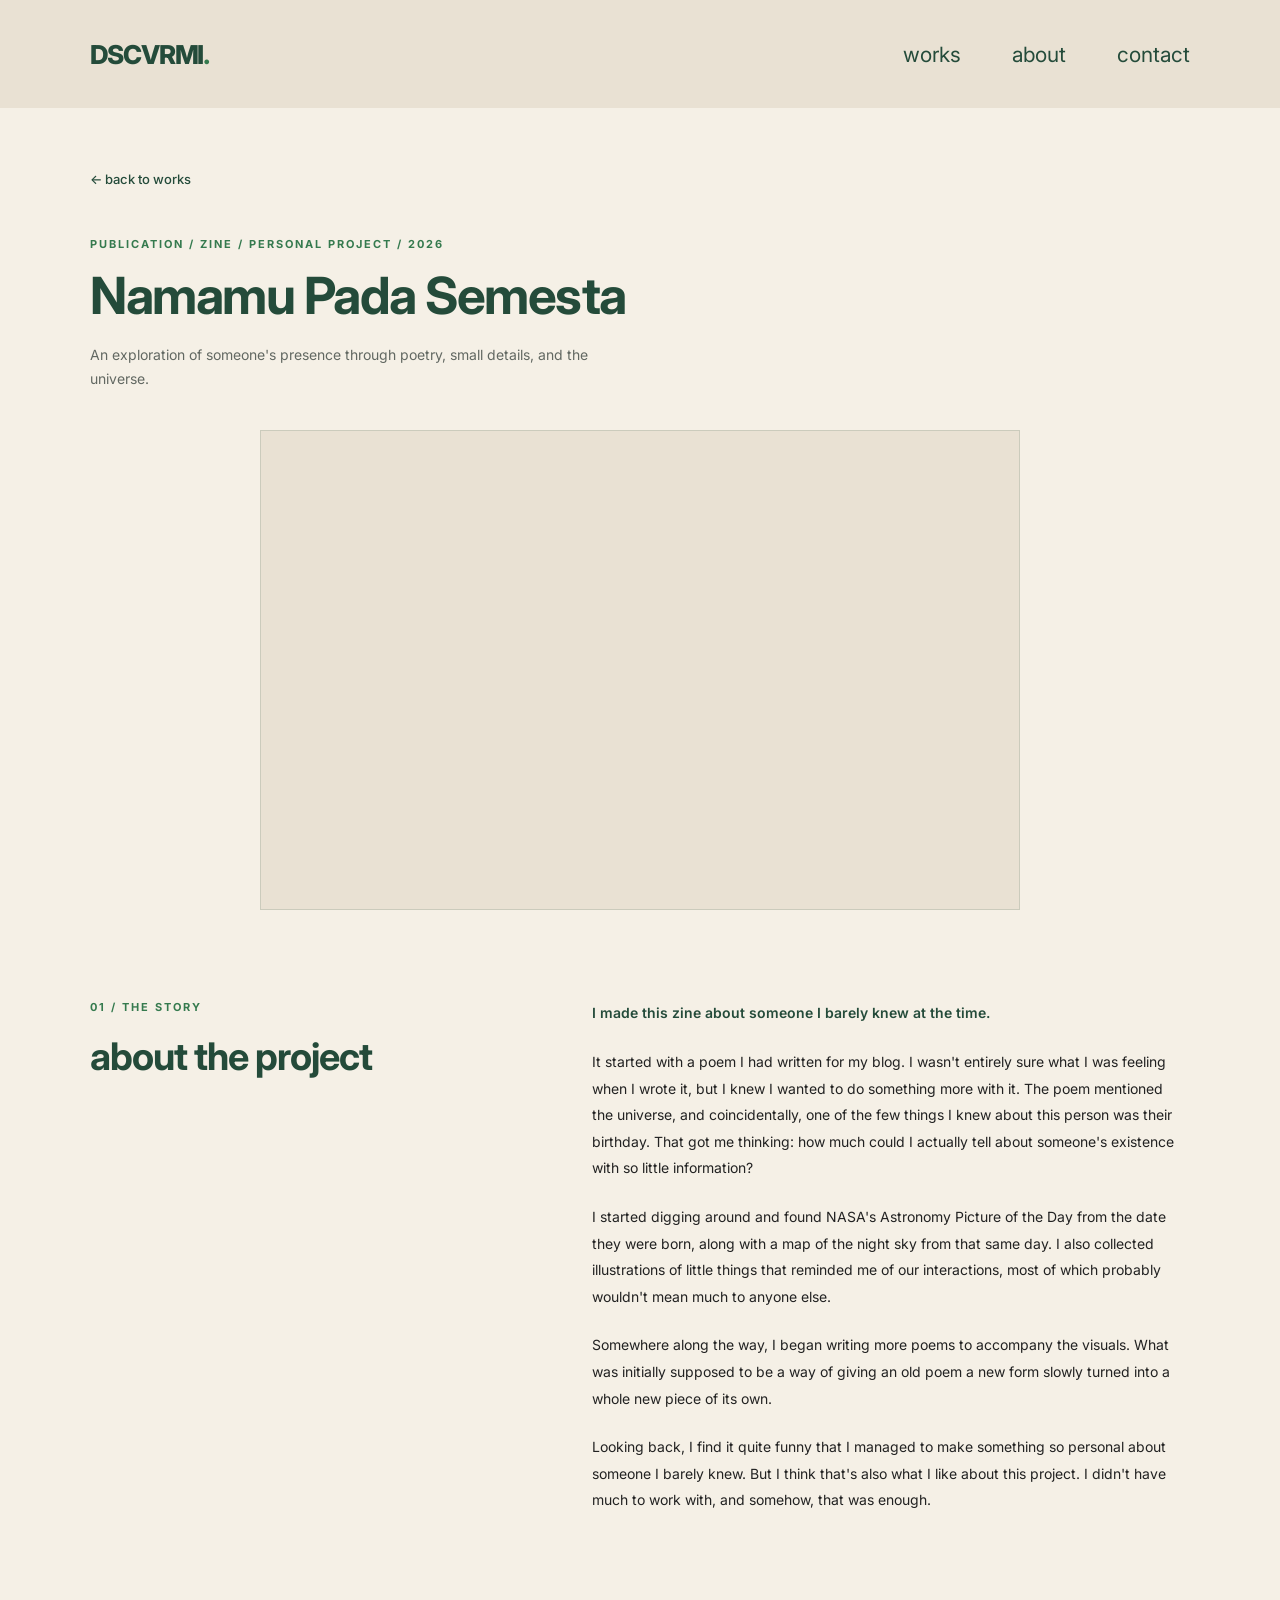
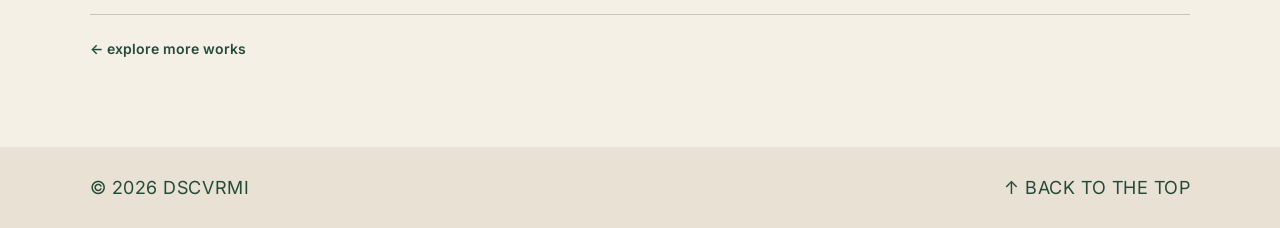
<file: namamu-pada-semesta.html>
<!DOCTYPE html>
<html lang="en">
<head>
  <meta charset="UTF-8">
  <meta name="viewport" content="width=device-width, initial-scale=1.0">

  <title>Namamu Pada Semesta — DSCVRMI</title>

  <link rel="preconnect" href="https://fonts.googleapis.com">
  <link rel="preconnect" href="https://fonts.gstatic.com" crossorigin>

  <link href="https://fonts.googleapis.com/css2?family=Inter:wght@400;500;600;700&family=Nanum+Pen+Script&display=swap" rel="stylesheet">

  <link rel="stylesheet" href="style.css?v=5">

  <style>
    /* PAGE LAYOUT */

    .zine-page {
      width: calc(100% - 80px);
      max-width: 1100px;
      margin: 0 auto;
      padding: 60px 0 90px;
      box-sizing: border-box;
    }

    /* HEADER */

    .zine-header {
      margin-bottom: 40px;
    }

    .zine-back {
      display: inline-block;
      margin-bottom: 50px;
      color: var(--green, #244B3A);
      text-decoration: none;
      font-size: 13px;
      font-weight: 500;
    }

    .zine-back:hover {
      text-decoration: underline;
    }

    .zine-category {
      margin: 0 0 15px;
      font-size: 11px;
      font-weight: 700;
      letter-spacing: 2px;
      color: var(--green-accent, #357A4E);
    }

    .zine-header h1 {
      margin: 0;
      font-size: clamp(36px, 4vw, 54px);
      line-height: 1.15;
      letter-spacing: -1.5px;
      font-weight: 700;
      color: var(--green, #244B3A);
    }

    .zine-subtitle {
      max-width: 520px;
      margin: 18px 0 0;
      font-size: 14px;
      line-height: 1.7;
      color: #626862;
    }

    /* INTERACTIVE HEYZINE */

    .zine-showcase {
      width: 100%;
      max-width: 760px;
      margin: 0 auto 90px;
    }

    .zine-flipbook {
      width: 100%;
      height: 480px;
      background: var(--paper-dark, #E9E1D3);
      border: 1px solid rgba(36, 75, 58, 0.15);
      overflow: hidden;
      box-sizing: border-box;
    }

    .zine-flipbook iframe {
      display: block;
      width: 100%;
      height: 100%;
      border: 0;
    }

    /* PROJECT STORY */

    .zine-story {
      display: grid;
      grid-template-columns: 0.85fr 1.15fr;
      gap: 60px;
      align-items: start;
      margin-bottom: 100px;
    }

    .zine-section-number {
      display: block;
      margin-bottom: 20px;
      font-size: 11px;
      font-weight: 700;
      letter-spacing: 2px;
      color: var(--green-accent, #357A4E);
    }

    .zine-story-heading h2 {
      margin: 0;
      font-size: clamp(28px, 3vw, 38px);
      line-height: 1.2;
      letter-spacing: -1px;
      color: var(--green, #244B3A);
    }

    .zine-story-text {
      max-width: 590px;
    }

    .zine-story-text p {
      margin: 0 0 22px;
      font-size: 14px;
      line-height: 1.9;
      color: var(--ink, #222);
    }

    .zine-story-text p:first-child {
      font-weight: 600;
      color: var(--green, #244B3A);
    }

    .zine-story-text p:last-child {
      margin-bottom: 0;
    }

    /* BOTTOM NAVIGATION */

    .zine-bottom-navigation {
      display: flex;
      justify-content: flex-start;
      align-items: center;
      padding-top: 25px;
      border-top: 1px solid rgba(36, 75, 58, 0.25);
    }

    .zine-bottom-navigation a {
      color: var(--green, #244B3A);
      font-size: 14px;
      font-weight: 600;
      text-decoration: none;
    }

    .zine-bottom-navigation a:hover {
      text-decoration: underline;
    }

    /* TABLET */

    @media (max-width: 768px) {
      .zine-page {
        width: calc(100% - 40px);
        padding: 40px 0 65px;
      }

      .zine-header {
        margin-bottom: 35px;
      }

      .zine-back {
        margin-bottom: 45px;
      }

      .zine-header h1 {
        font-size: clamp(32px, 7vw, 44px);
        letter-spacing: -1px;
      }

      .zine-showcase {
        max-width: 100%;
        margin-bottom: 65px;
      }

      .zine-flipbook {
        height: 400px;
      }

      .zine-story {
        grid-template-columns: 1fr;
        gap: 25px;
        margin-bottom: 75px;
      }
    }

    /* MOBILE */

    @media (max-width: 480px) {
      .zine-flipbook {
        height: 300px;
      }

      .zine-category {
        letter-spacing: 1.2px;
        line-height: 1.7;
      }
    }
  </style>
</head>

<body id="top">

  <!-- NAVBAR -->
  <header class="site-header">
    <a class="brand" href="index.html">
      DSCVRMI<span class="brand-dot">.</span>
    </a>

    <nav aria-label="Main navigation">
      <a href="works.html">works</a>
      <a href="about.html">about</a>
      <a href="index.html#contact">contact</a>
    </nav>
  </header>

  <main class="zine-page">

    <!-- PROJECT HEADER -->
    <section class="zine-header">

      <a href="works.html" class="zine-back">
        ← back to works
      </a>

      <p class="zine-category">
        PUBLICATION / ZINE / PERSONAL PROJECT / 2026
      </p>

      <h1>Namamu Pada Semesta</h1>

      <p class="zine-subtitle">
        An exploration of someone's presence through poetry,
        small details, and the universe.
      </p>

    </section>

    <!-- INTERACTIVE ZINE -->
    <section class="zine-showcase" aria-label="Interactive zine preview">

      <div class="zine-flipbook">
        <iframe
          src="https://heyzine.com/flip-book/7b2291287e.html"
          title="Namamu Pada Semesta — Interactive Zine"
          allow="autoplay; fullscreen; clipboard-write"
          allowfullscreen
          loading="lazy">
        </iframe>
      </div>

    </section>

    <!-- PROJECT STORY -->
    <section class="zine-story">

      <div class="zine-story-heading">
        <span class="zine-section-number">01 / THE STORY</span>
        <h2>about the project</h2>
      </div>

      <div class="zine-story-text">
        <p>
          I made this zine about someone I barely knew at the time.
        </p>

        <p>
          It started with a poem I had written for my blog.
          I wasn't entirely sure what I was feeling when I wrote it, but I knew I wanted to do something more with it.
          The poem mentioned the universe, and coincidentally, one of the few things I knew about this person was their birthday.
          That got me thinking: how much could I actually tell about someone's existence with so little information?
        </p>

        <p>
          I started digging around and found NASA's Astronomy Picture of the Day from the date they were born, along with a map of the night sky from that same day.
          I also collected illustrations of little things that reminded me of our interactions, most of which probably wouldn't mean much to anyone else.
        </p>

        <p>
          Somewhere along the way, I began writing more poems to accompany the visuals.
          What was initially supposed to be a way of giving an old poem a new form slowly turned into a whole new piece of its own.
        </p>

        <p>
          Looking back, I find it quite funny that I managed to make something so personal about someone I barely knew.
          But I think that's also what I like about this project. I didn't have much to work with, and somehow, that was enough.
        </p>
      </div>

    </section>

    <!-- BACK TO WORKS -->
    <div class="zine-bottom-navigation">
      <a href="works.html">← explore more works</a>
    </div>

  </main>

  <!-- FOOTER -->
  <footer class="site-footer">
    <span>© 2026 DSCVRMI</span>
    <a href="#top">↑ BACK TO THE TOP</a>
  </footer>

</body>
</html>
</file>
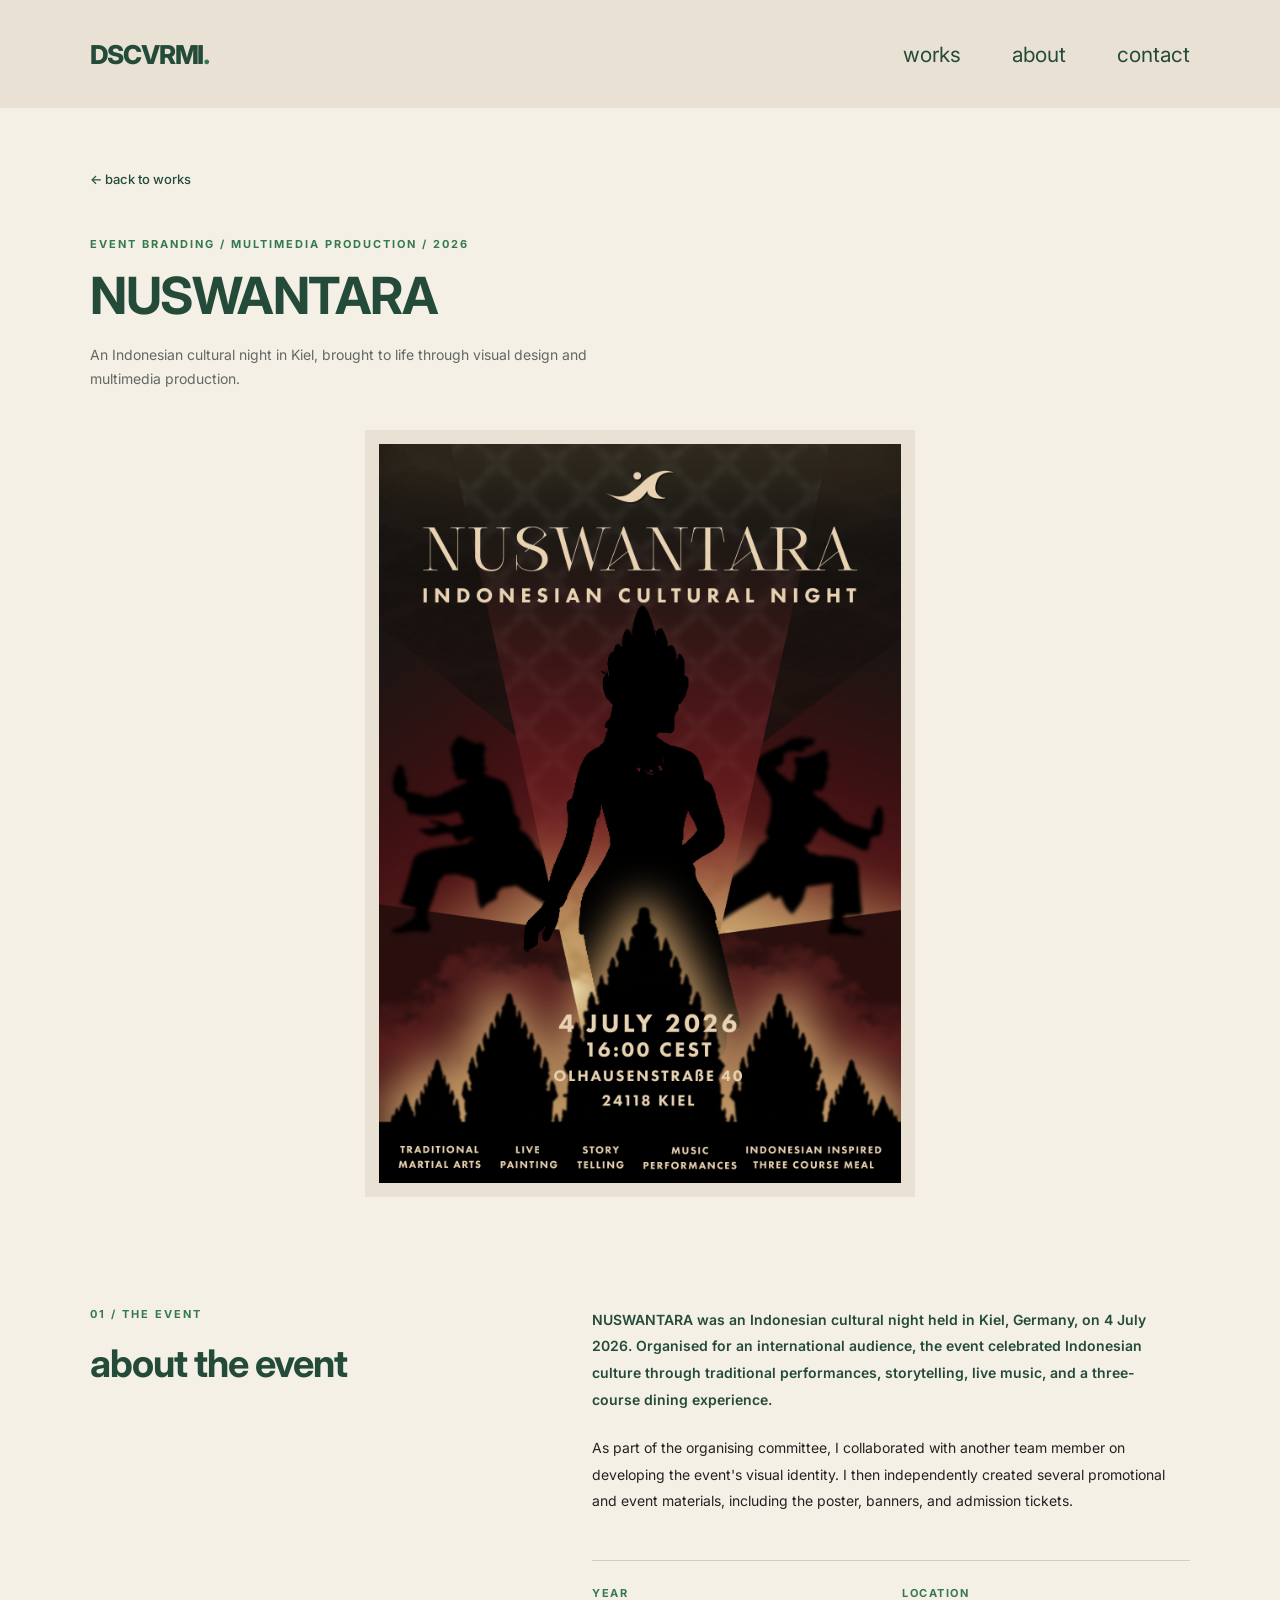
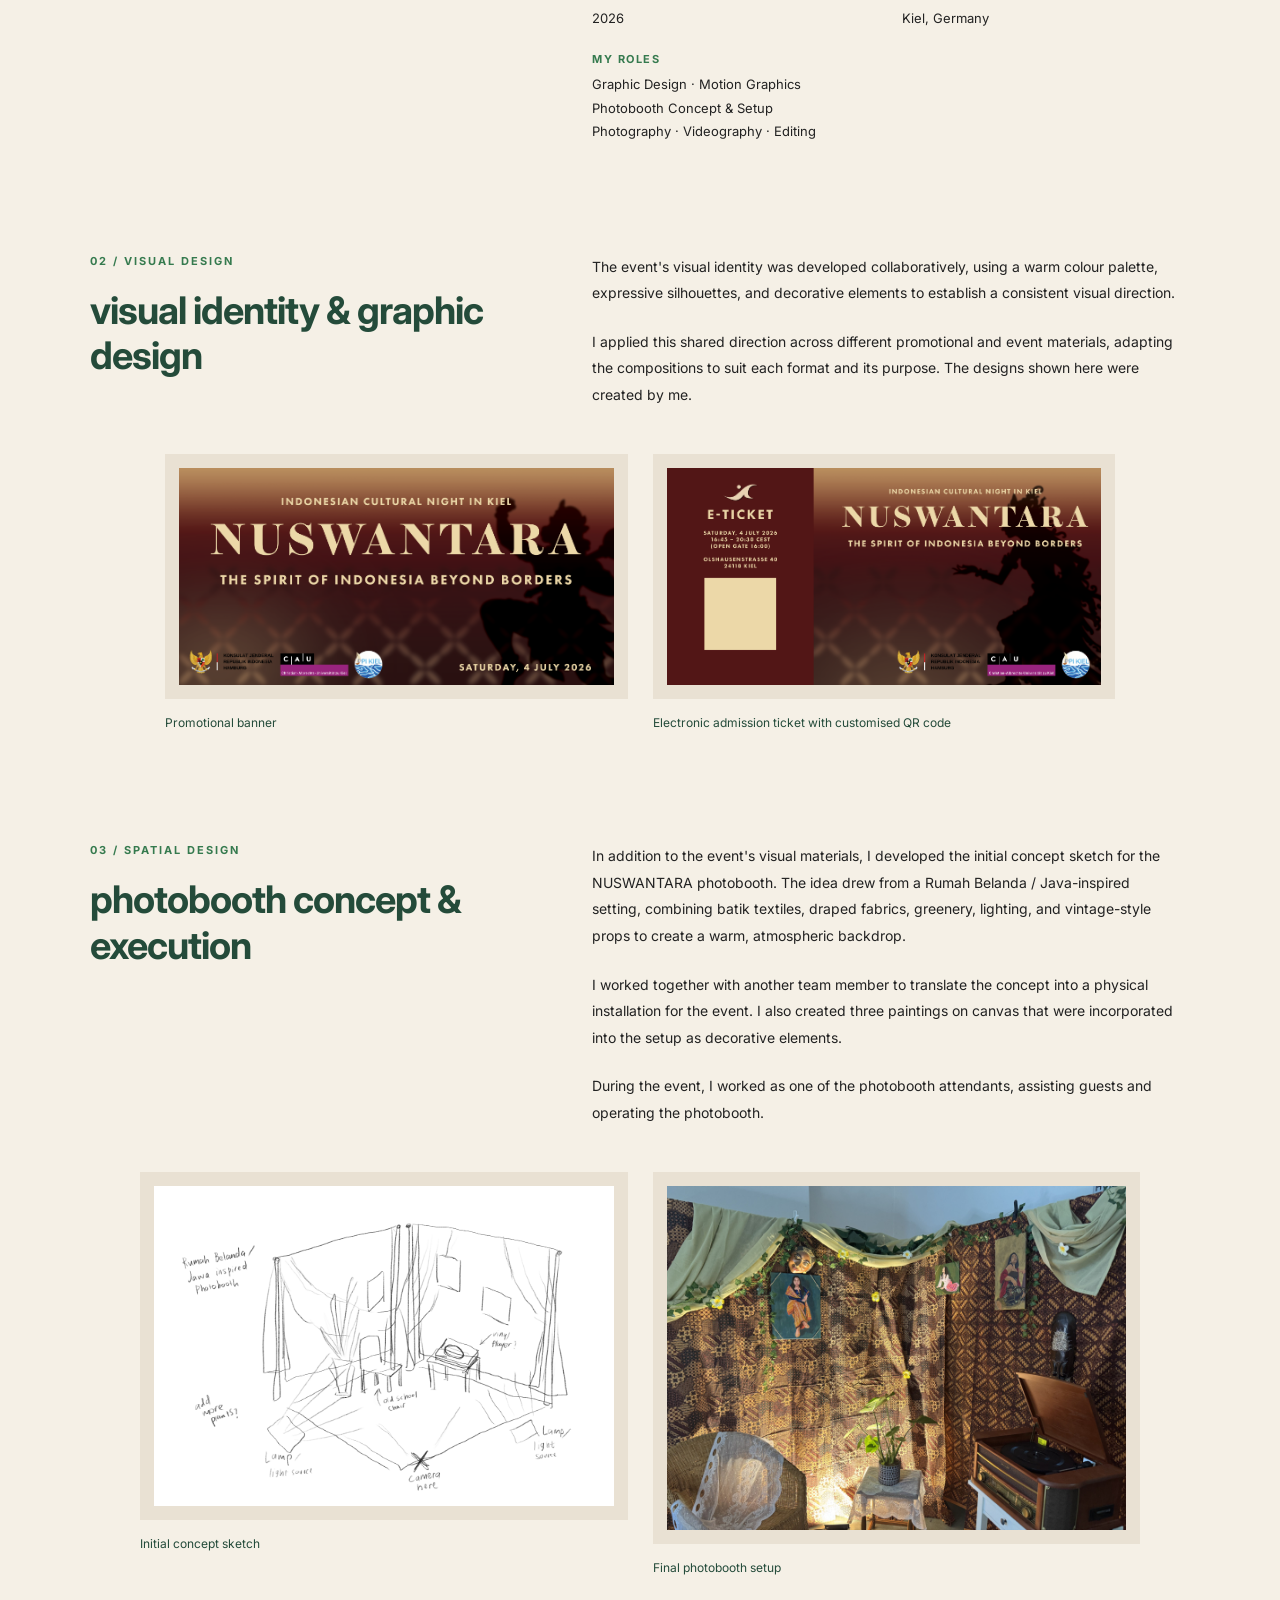
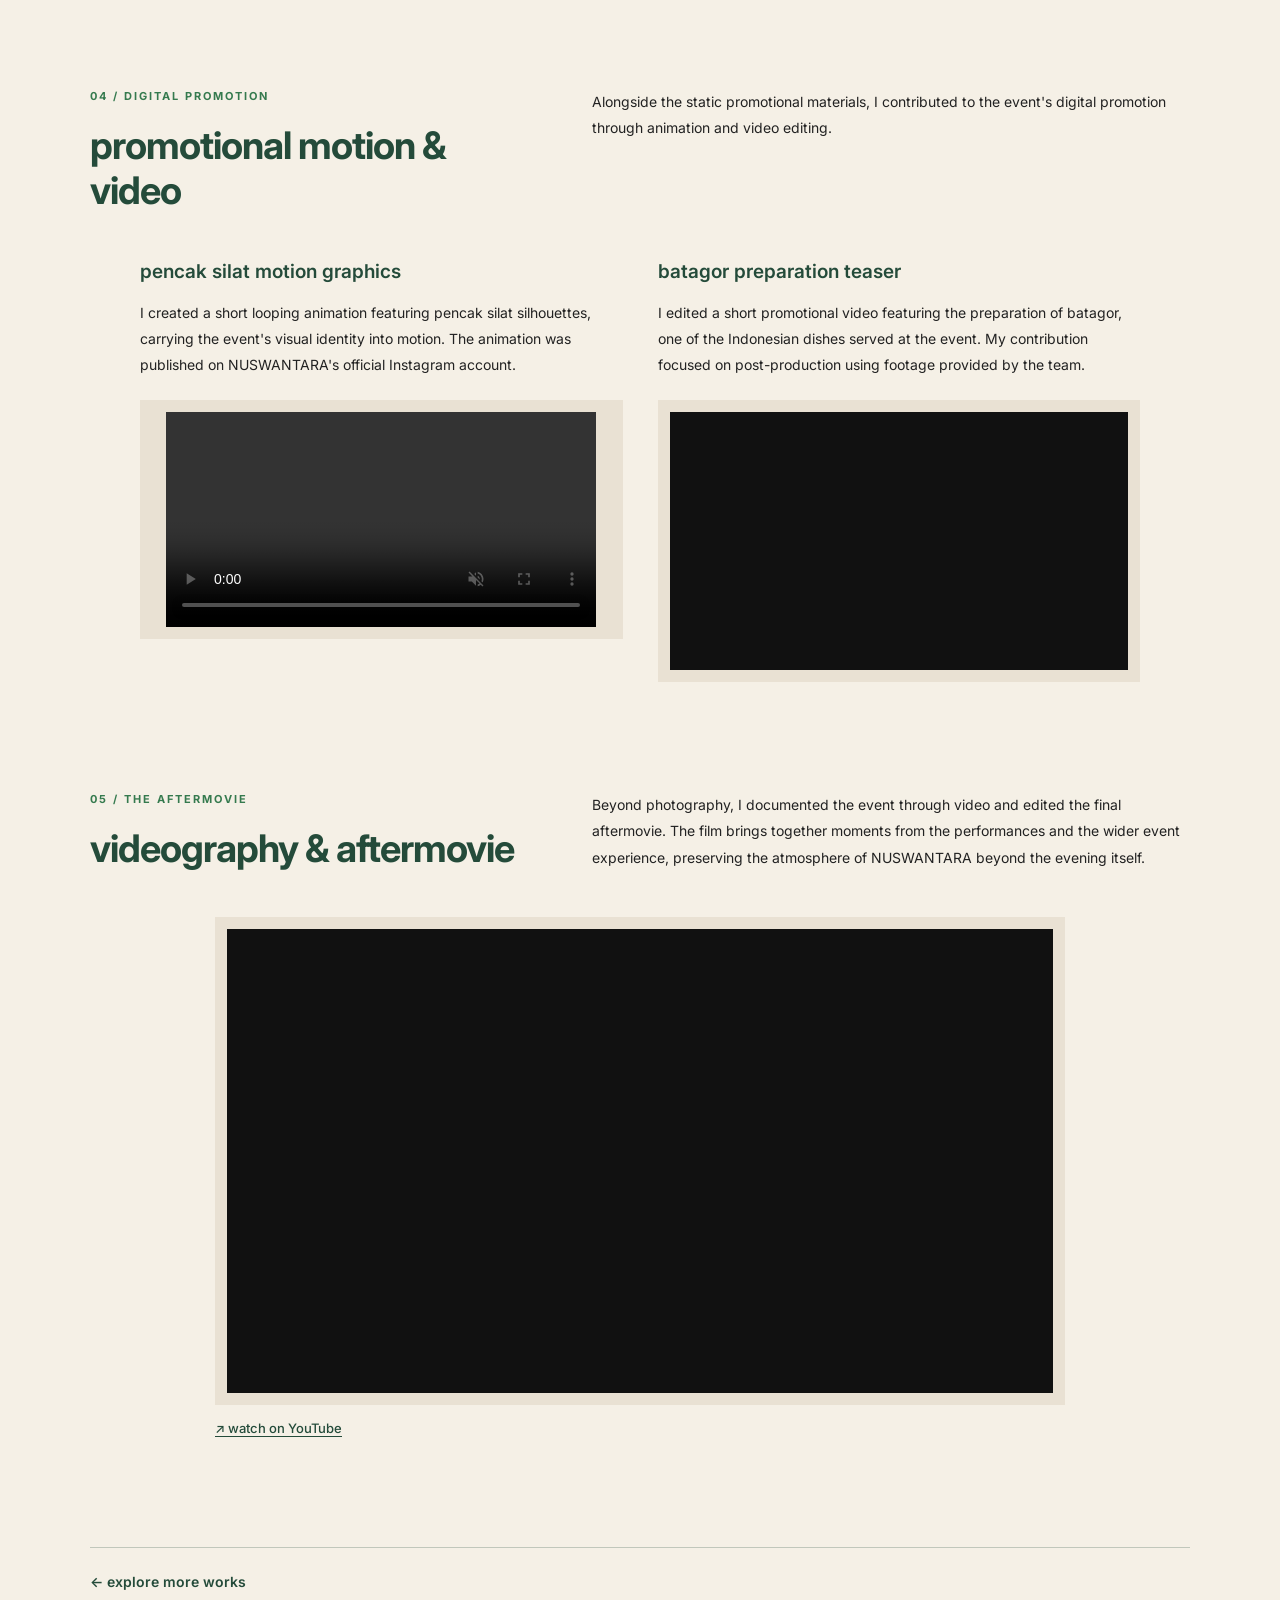
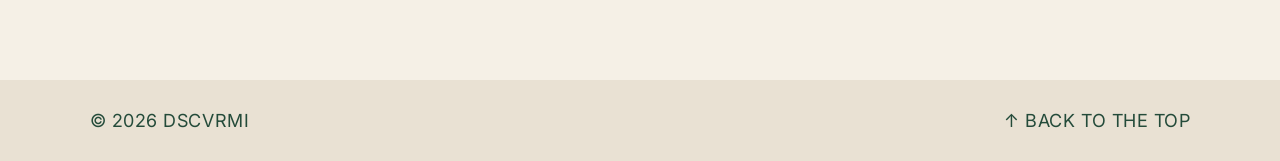
<file: nuswantara.html>
<!DOCTYPE html>
<html lang="en">
<head>
  <meta charset="UTF-8">
  <meta name="viewport" content="width=device-width, initial-scale=1.0">

  <title>NUSWANTARA — DSCVRMI</title>

  <link rel="preconnect" href="https://fonts.googleapis.com">
  <link rel="preconnect" href="https://fonts.gstatic.com" crossorigin>

  <link href="https://fonts.googleapis.com/css2?family=Inter:wght@400;500;600;700&family=Nanum+Pen+Script&display=swap" rel="stylesheet">

  <!-- GLOBAL CSS -->
  <link rel="stylesheet" href="style.css?v=11">

  <!-- PAGE-SPECIFIC CSS -->
  <style>

    /* ============================
       PAGE LAYOUT
    ============================ */

    .nus-page {
      width: calc(100% - 80px);
      max-width: 1100px;
      margin: 0 auto;
      padding: 60px 0 90px;
      box-sizing: border-box;
    }

    /* ============================
       PROJECT HEADER
    ============================ */

    .nus-header {
      margin-bottom: 40px;
    }

    .nus-back {
      display: inline-block;
      margin-bottom: 50px;
      color: var(--green, #244B3A);
      text-decoration: none;
      font-size: 13px;
      font-weight: 500;
    }

    .nus-back:hover {
      text-decoration: underline;
    }

    .nus-category {
      margin: 0 0 15px;
      font-size: 11px;
      font-weight: 700;
      letter-spacing: 2px;
      color: var(--green-accent, #357A4E);
    }

    .nus-header h1 {
      margin: 0;
      font-size: clamp(36px, 4vw, 54px);
      line-height: 1.15;
      letter-spacing: -1.5px;
      font-weight: 700;
      color: var(--green, #244B3A);
    }

    .nus-subtitle {
      max-width: 550px;
      margin: 18px 0 0;
      font-size: 14px;
      line-height: 1.7;
      color: #626862;
    }

    /* ============================
       HERO POSTER
    ============================ */

    .nus-hero {
      width: 100%;
      max-width: 550px;
      margin: 0 auto 110px;
    }

    .nus-hero-frame {
      padding: 14px;
      background: var(--paper-dark, #E9E1D3);
    }

    .nus-hero img {
      display: block;
      width: 100%;
      height: auto;
    }

    /* ============================
       TWO-COLUMN SECTIONS
    ============================ */

    .nus-section {
      margin-bottom: 110px;
    }

    .nus-section-intro {
      display: grid;
      grid-template-columns: 0.85fr 1.15fr;
      gap: 60px;
      align-items: start;
      margin-bottom: 45px;
    }

    .nus-section-label {
      display: block;
      margin-bottom: 20px;
      font-size: 11px;
      font-weight: 700;
      letter-spacing: 2px;
      color: var(--green-accent, #357A4E);
    }

    .nus-section-heading h2 {
      margin: 0;
      font-size: clamp(28px, 3vw, 38px);
      line-height: 1.2;
      letter-spacing: -1px;
      color: var(--green, #244B3A);
    }

    .nus-section-text {
      max-width: 590px;
    }

    .nus-section-text p {
      margin: 0 0 22px;
      font-size: 14px;
      line-height: 1.9;
      color: var(--ink, #222);
    }

    .nus-section-text p:last-child {
      margin-bottom: 0;
    }

    .nus-about .nus-section-text p:first-child {
      font-weight: 600;
      color: var(--green, #244B3A);
    }

    /* ============================
       PROJECT INFORMATION
    ============================ */

    .nus-info {
      display: grid;
      grid-template-columns: 0.85fr 1.15fr;
      gap: 60px;
      margin-top: 20px;
    }

    .nus-info-content {
      grid-column: 2;
      display: grid;
      grid-template-columns: repeat(2, 1fr);
      gap: 22px;
      padding-top: 25px;
      border-top: 1px solid rgba(36, 75, 58, 0.2);
    }

    .nus-info-item {
      display: flex;
      flex-direction: column;
      gap: 7px;
    }

    .nus-info-item:last-child {
      grid-column: 1 / -1;
    }

    .nus-info-label {
      font-size: 11px;
      font-weight: 700;
      letter-spacing: 1.5px;
      text-transform: uppercase;
      color: var(--green-accent, #357A4E);
    }

    .nus-info-value {
      font-size: 13px;
      line-height: 1.8;
      color: var(--ink, #222);
    }

    /* ============================
       SHARED IMAGE FRAMES
    ============================ */

    .nus-image-frame {
      padding: 14px;
      background: var(--paper-dark, #E9E1D3);
    }

    .nus-image-frame img {
      display: block;
      width: 100%;
      height: auto;
    }

    /* ============================
       GRAPHIC DESIGN
    ============================ */

    .nus-design-gallery {
      width: 100%;
      max-width: 950px;
      margin: 0 auto;
    }

    .nus-design-grid {
      display: grid;
      grid-template-columns: repeat(2, minmax(0, 1fr));
      gap: 25px;
      align-items: start;
    }

    .nus-design-card {
      min-width: 0;
      margin: 0;
    }

    .nus-design-card figcaption {
      margin-top: 14px;
      font-size: 12px;
      line-height: 1.7;
      color: var(--green, #244B3A);
    }

    /* ============================
       PHOTOBOOTH
    ============================ */

    .nus-photobooth-gallery {
      width: 100%;
      max-width: 1000px;
      margin: 0 auto;
    }

    .nus-photobooth-grid {
      display: grid;
      grid-template-columns: repeat(2, minmax(0, 1fr));
      gap: 25px;
      align-items: start;
    }

    .nus-photobooth-card {
      margin: 0;
      min-width: 0;
    }

    .nus-photobooth-card figcaption {
      margin-top: 14px;
      font-size: 12px;
      line-height: 1.7;
      color: var(--green, #244B3A);
    }

    /* ============================
       PROMOTIONAL VIDEO
    ============================ */

    .nus-video-grid {
      display: grid;
      grid-template-columns: repeat(2, minmax(0, 1fr));
      gap: 35px;
      max-width: 1000px;
      margin: 0 auto;
      align-items: start;
    }

    .nus-video-item {
      min-width: 0;
    }

    .nus-video-item h3 {
      margin: 0 0 15px;
      font-size: 19px;
      font-weight: 600;
      line-height: 1.4;
      color: var(--green, #244B3A);
    }

    .nus-video-item p {
      margin: 0 0 22px;
      font-size: 14px;
      line-height: 1.85;
      color: var(--ink, #222);
    }

    .nus-motion-video {
      display: block;
      width: 100%;
      max-width: 430px;
      height: auto;
      max-height: 450px;
      object-fit: contain;
      margin: 0 auto;
      background: #222;
    }

    .nus-video-frame {
      width: 100%;
      padding: 12px;
      background: var(--paper-dark, #E9E1D3);
      box-sizing: border-box;
    }

    .nus-embed {
      position: relative;
      width: 100%;
      aspect-ratio: 16 / 9;
      overflow: hidden;
      background: #111;
    }

    .nus-embed iframe {
      position: absolute;
      inset: 0;
      width: 100%;
      height: 100%;
      border: 0;
    }

    /* ============================
       AFTERMOVIE
    ============================ */

    .nus-aftermovie {
      width: 100%;
      max-width: 850px;
      margin: 0 auto;
    }

    .nus-external-link {
      display: inline-block;
      margin-top: 15px;
      color: var(--green, #244B3A);
      font-size: 13px;
      font-weight: 500;
      text-decoration: underline;
      text-underline-offset: 3px;
    }

    /* ============================
       BOTTOM NAVIGATION
    ============================ */

    .nus-bottom-navigation {
      display: flex;
      justify-content: flex-start;
      align-items: center;
      padding-top: 25px;
      border-top: 1px solid rgba(36, 75, 58, 0.25);
    }

    .nus-bottom-navigation a {
      color: var(--green, #244B3A);
      font-size: 14px;
      font-weight: 600;
      text-decoration: none;
    }

    .nus-bottom-navigation a:hover {
      text-decoration: underline;
    }

    /* ============================
       TABLET
    ============================ */

    @media (max-width: 768px) {

      .nus-page {
        width: calc(100% - 40px);
        padding: 40px 0 65px;
      }

      .nus-header {
        margin-bottom: 35px;
      }

      .nus-back {
        margin-bottom: 45px;
      }

      .nus-header h1 {
        font-size: clamp(32px, 7vw, 44px);
        letter-spacing: -1px;
      }

      .nus-hero {
        margin-bottom: 75px;
      }

      .nus-section {
        margin-bottom: 80px;
      }

      .nus-section-intro {
        grid-template-columns: 1fr;
        gap: 25px;
        margin-bottom: 35px;
      }

      .nus-info {
        grid-template-columns: 1fr;
        gap: 0;
      }

      .nus-info-content {
        grid-column: 1;
      }

      .nus-video-grid {
        grid-template-columns: 1fr;
        gap: 55px;
      }
    }

    /* ============================
       MOBILE
    ============================ */

    @media (max-width: 480px) {

      .nus-category {
        letter-spacing: 1.2px;
        line-height: 1.7;
      }

      .nus-hero-frame {
        padding: 8px;
      }

      .nus-design-grid,
      .nus-photobooth-grid {
        grid-template-columns: 1fr;
        gap: 28px;
      }

      .nus-image-frame {
        padding: 10px;
      }

      .nus-info-content {
        gap: 18px;
      }

      .nus-video-frame {
        padding: 8px;
      }
    }

  </style>
</head>

<body id="top">

  <!-- NAVBAR -->
  <header class="site-header">
    <a class="brand" href="index.html">
      DSCVRMI<span class="brand-dot">.</span>
    </a>

    <nav aria-label="Main navigation">
      <a href="works.html">works</a>
      <a href="about.html">about</a>
      <a href="index.html#contact">contact</a>
    </nav>
  </header>

  <main class="nus-page">

    <!-- PROJECT HEADER -->
    <section class="nus-header">

      <a href="works.html" class="nus-back">
        ← back to works
      </a>

      <p class="nus-category">
        EVENT BRANDING / MULTIMEDIA PRODUCTION / 2026
      </p>

      <h1>NUSWANTARA</h1>

      <p class="nus-subtitle">
        An Indonesian cultural night in Kiel,
        brought to life through visual design
        and multimedia production.
      </p>

    </section>

    <!-- HERO POSTER -->
    <section class="nus-hero" aria-label="NUSWANTARA event poster">
      <div class="nus-hero-frame">
        <img
          src="poster nuswantara.png"
          alt="NUSWANTARA 2026 promotional poster">
      </div>
    </section>

    <!-- ============================
         01 — ABOUT THE EVENT
    ============================ -->

    <section class="nus-section nus-about">

      <div class="nus-section-intro">

        <div class="nus-section-heading">
          <span class="nus-section-label">
            01 / THE EVENT
          </span>
          <h2>about the event</h2>
        </div>

        <div class="nus-section-text">

          <p>
            NUSWANTARA was an Indonesian cultural night
            held in Kiel, Germany, on 4 July 2026.
            Organised for an international audience,
            the event celebrated Indonesian culture
            through traditional performances,
            storytelling, live music, and
            a three-course dining experience.
          </p>

          <p>
            As part of the organising committee,
            I collaborated with another team member
            on developing the event's visual identity.
            I then independently created several
            promotional and event materials,
            including the poster, banners,
            and admission tickets.
          </p>

        </div>

      </div>

      <!-- PROJECT INFORMATION -->
      <div class="nus-info">
        <div class="nus-info-content">

          <div class="nus-info-item">
            <span class="nus-info-label">year</span>
            <span class="nus-info-value">2026</span>
          </div>

          <div class="nus-info-item">
            <span class="nus-info-label">location</span>
            <span class="nus-info-value">Kiel, Germany</span>
          </div>

          <div class="nus-info-item">
            <span class="nus-info-label">my roles</span>
            <span class="nus-info-value">
              Graphic Design · Motion Graphics<br>
              Photobooth Concept &amp; Setup<br>
              Photography · Videography · Editing
            </span>
          </div>

        </div>
      </div>

    </section>

    <!-- ============================
         02 — VISUAL IDENTITY
    ============================ -->

    <section class="nus-section">

      <div class="nus-section-intro">

        <div class="nus-section-heading">
          <span class="nus-section-label">
            02 / VISUAL DESIGN
          </span>
          <h2>visual identity &amp; graphic design</h2>
        </div>

        <div class="nus-section-text">

          <p>
            The event's visual identity was developed
            collaboratively, using a warm colour palette,
            expressive silhouettes, and decorative
            elements to establish a consistent
            visual direction.
          </p>

          <p>
            I applied this shared direction across
            different promotional and event materials,
            adapting the compositions to suit each
            format and its purpose.
            The designs shown here were created by me.
          </p>

        </div>

      </div>

      <!-- DESIGN GALLERY -->
      <div class="nus-design-gallery">

        <div class="nus-design-grid">

          <figure class="nus-design-card">
            <div class="nus-image-frame">
              <img
                src="nuswantara banner.png"
                alt="NUSWANTARA promotional banner"
                loading="lazy">
            </div>

            <figcaption>
              Promotional banner
            </figcaption>
          </figure>

          <figure class="nus-design-card">
            <div class="nus-image-frame">
              <img
                src="nuswantara eticket design.png"
                alt="NUSWANTARA electronic admission ticket"
                loading="lazy">
            </div>

            <figcaption>
              Electronic admission ticket with customised QR code
            </figcaption>
          </figure>

        </div>

      </div>

    </section>

    <!-- ============================
         03 — PHOTOBOOTH
    ============================ -->

    <section class="nus-section">

      <div class="nus-section-intro">

        <div class="nus-section-heading">
          <span class="nus-section-label">
            03 / SPATIAL DESIGN
          </span>

          <h2>photobooth concept &amp; execution</h2>
        </div>

        <div class="nus-section-text">

          <p>
            In addition to the event's visual materials,
            I developed the initial concept sketch for
            the NUSWANTARA photobooth.
            The idea drew from a Rumah Belanda /
            Java-inspired setting, combining batik textiles,
            draped fabrics, greenery, lighting, and
            vintage-style props to create a warm,
            atmospheric backdrop.
          </p>

          <p>
            I worked together with another team member
            to translate the concept into a physical
            installation for the event.
            I also created three paintings on canvas
            that were incorporated into the setup
            as decorative elements.
          </p>

          <p>
            During the event, I worked as one of the
            photobooth attendants, assisting guests
            and operating the photobooth.
          </p>

        </div>

      </div>

      <!-- PHOTOBOOTH GALLERY -->
      <div class="nus-photobooth-gallery">

        <div class="nus-photobooth-grid">

          <!-- CONCEPT SKETCH -->
          <figure class="nus-photobooth-card">

            <div class="nus-image-frame">
              <img
                src="nuswantara-photobooth-sketch.png"
                alt="Initial concept sketch of the NUSWANTARA standing photobooth"
                loading="lazy">
            </div>

            <figcaption>
              Initial concept sketch
            </figcaption>

          </figure>

          <!-- FINAL SETUP -->
          <figure class="nus-photobooth-card">

            <div class="nus-image-frame">
              <img
                src="nuswantara-photobooth-final.jpg"
                alt="Final NUSWANTARA photobooth with batik backdrop, draped fabrics, paintings, and vintage props"
                loading="lazy">
            </div>

            <figcaption>
              Final photobooth setup
            </figcaption>

          </figure>

        </div>

      </div>

    </section>

    <!-- ============================
         04 — PROMOTIONAL VIDEO
    ============================ -->

    <section class="nus-section">

      <div class="nus-section-intro">

        <div class="nus-section-heading">
          <span class="nus-section-label">
            04 / DIGITAL PROMOTION
          </span>

          <h2>promotional motion &amp; video</h2>
        </div>

        <div class="nus-section-text">
          <p>
            Alongside the static promotional materials,
            I contributed to the event's digital
            promotion through animation and video editing.
          </p>
        </div>

      </div>

      <!-- VIDEO GALLERY -->
      <div class="nus-video-grid">

        <!-- PENCAK SILAT -->
        <div class="nus-video-item">

          <h3>pencak silat motion graphics</h3>

          <p>
            I created a short looping animation
            featuring pencak silat silhouettes,
            carrying the event's visual identity
            into motion. The animation was published
            on NUSWANTARA's official Instagram account.
          </p>

          <div class="nus-video-frame">

            <video
              class="nus-motion-video"
              autoplay
              muted
              loop
              playsinline
              controls
              preload="metadata">

              <source
                src="pencak silat motion graphic.mp4"
                type="video/mp4">

              Your browser does not support HTML5 video.
            </video>

          </div>

        </div>

        <!-- BATAGOR TEASER -->
        <div class="nus-video-item">

          <h3>batagor preparation teaser</h3>

          <p>
            I edited a short promotional video
            featuring the preparation of batagor,
            one of the Indonesian dishes served
            at the event. My contribution focused
            on post-production using footage
            provided by the team.
          </p>

          <div class="nus-video-frame">
            <div class="nus-embed">

              <iframe
                src="https://www.youtube.com/embed/kSV3q1IdpC8"
                title="Batagor Preparation Teaser — NUSWANTARA"
                loading="lazy"
                allow="accelerometer; autoplay; clipboard-write; encrypted-media; gyroscope; picture-in-picture; web-share"
                referrerpolicy="strict-origin-when-cross-origin"
                allowfullscreen>
              </iframe>

            </div>
          </div>

        </div>

      </div>

    </section>

    <!-- ============================
         05 — AFTERMOVIE
    ============================ -->

    <section class="nus-section">

      <div class="nus-section-intro">

        <div class="nus-section-heading">
          <span class="nus-section-label">
            05 / THE AFTERMOVIE
          </span>

          <h2>videography &amp; aftermovie</h2>
        </div>

        <div class="nus-section-text">

          <p>
            Beyond photography, I documented the event
            through video and edited the final aftermovie.
            The film brings together moments from
            the performances and the wider event experience,
            preserving the atmosphere of NUSWANTARA
            beyond the evening itself.
          </p>

        </div>

      </div>

      <div class="nus-aftermovie">

        <div class="nus-video-frame">
          <div class="nus-embed">

            <iframe
              src="https://www.youtube.com/embed/7GGqlaRKRsI"
              title="NUSWANTARA 2026 Aftermovie"
              loading="lazy"
              allow="accelerometer; autoplay; clipboard-write; encrypted-media; gyroscope; picture-in-picture; web-share"
              referrerpolicy="strict-origin-when-cross-origin"
              allowfullscreen>
            </iframe>

          </div>
        </div>

        <a
          class="nus-external-link"
          href="https://youtu.be/7GGqlaRKRsI"
          target="_blank"
          rel="noopener noreferrer">
          ↗ watch on YouTube
        </a>

      </div>

    </section>

    <!-- BACK TO WORKS -->
    <div class="nus-bottom-navigation">
      <a href="works.html">
        ← explore more works
      </a>
    </div>

  </main>

  <!-- FOOTER -->
  <footer class="site-footer">
    <span>© 2026 DSCVRMI</span>
    <a href="#top">↑ BACK TO THE TOP</a>
  </footer>

</body>
</html>
</file>
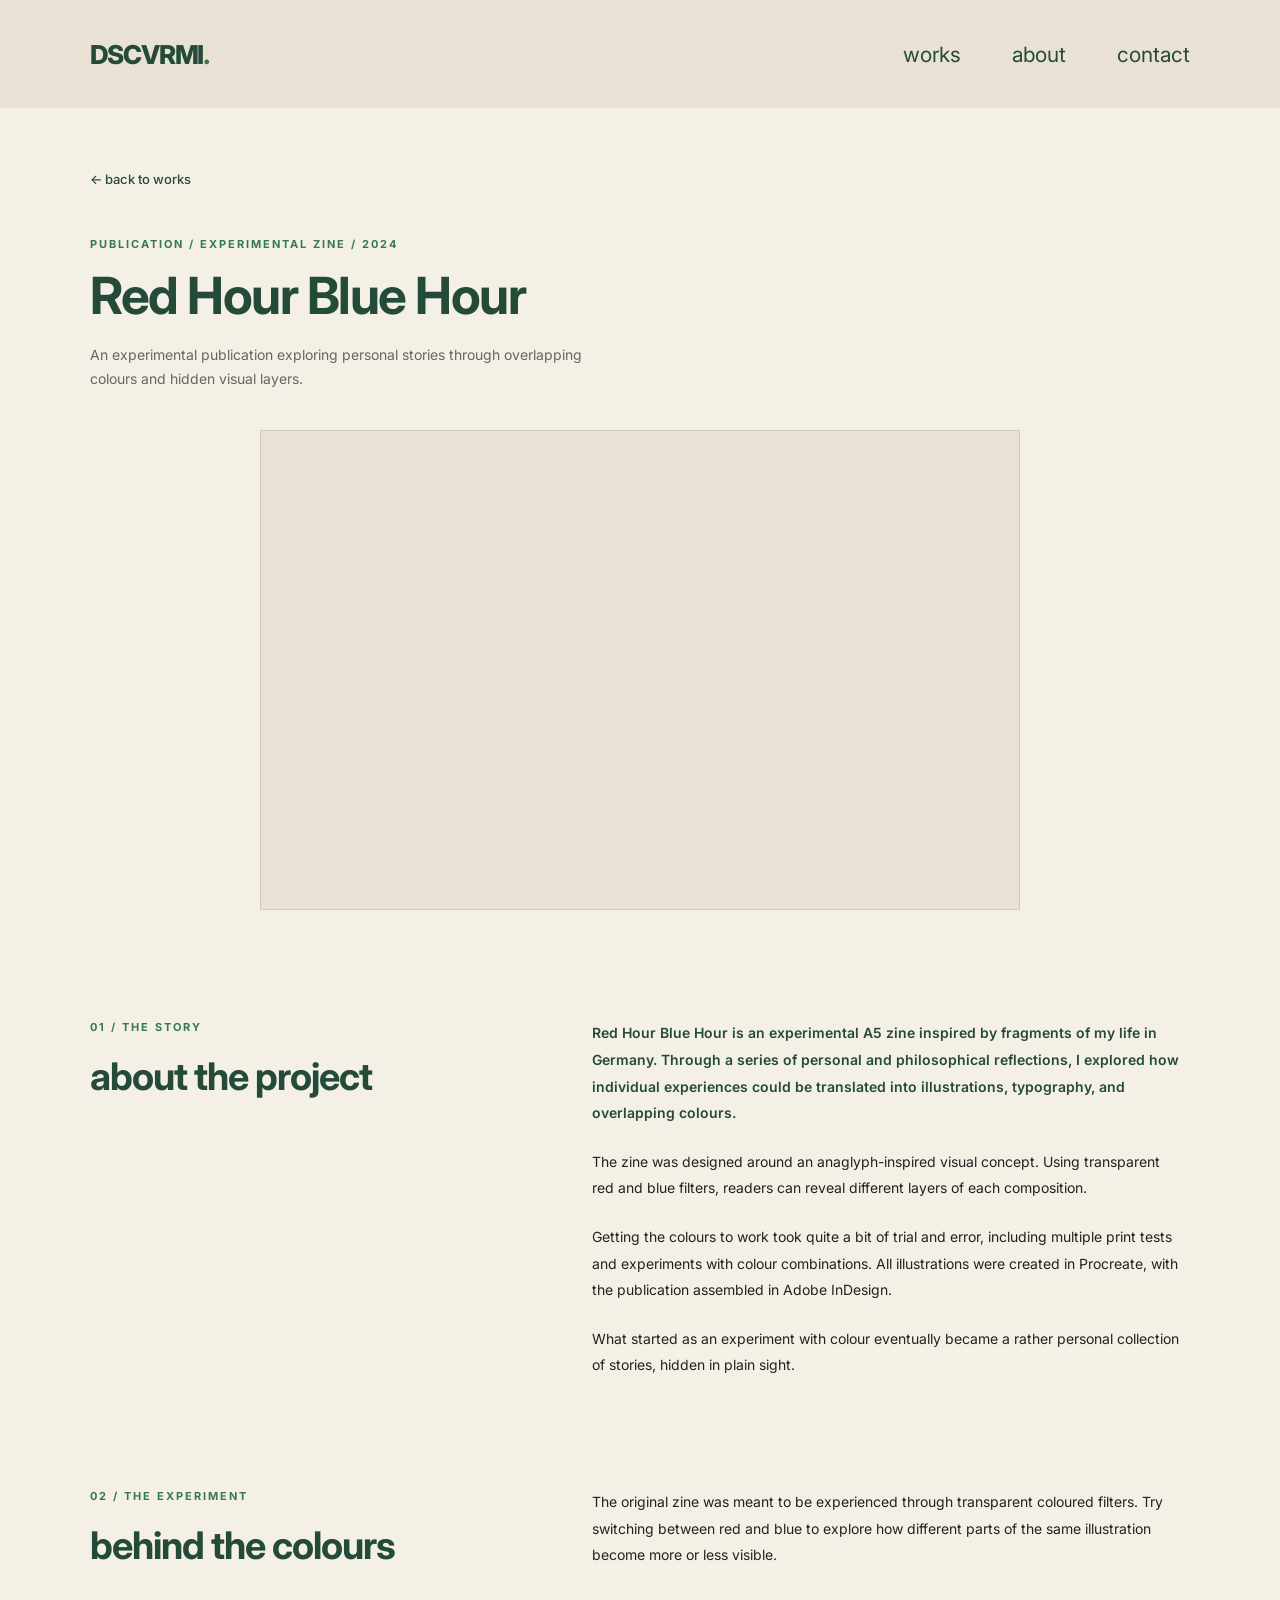
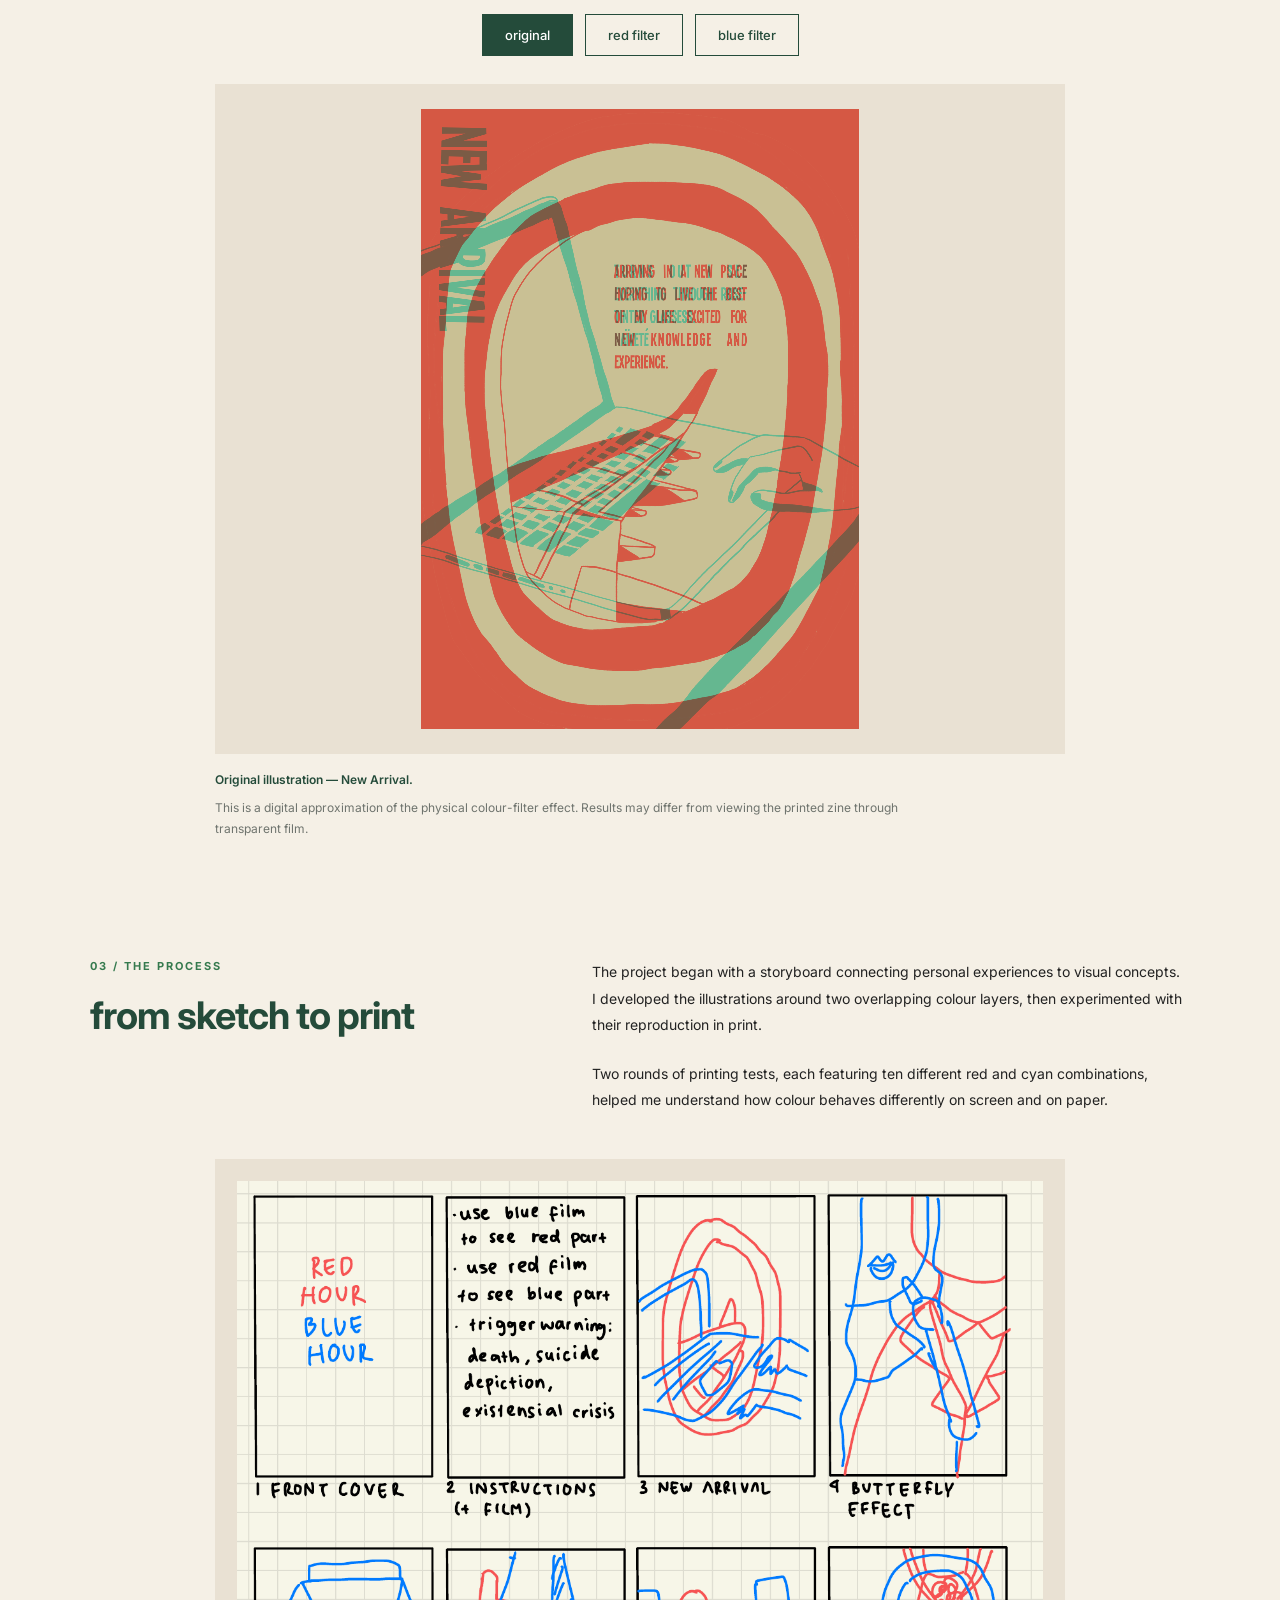
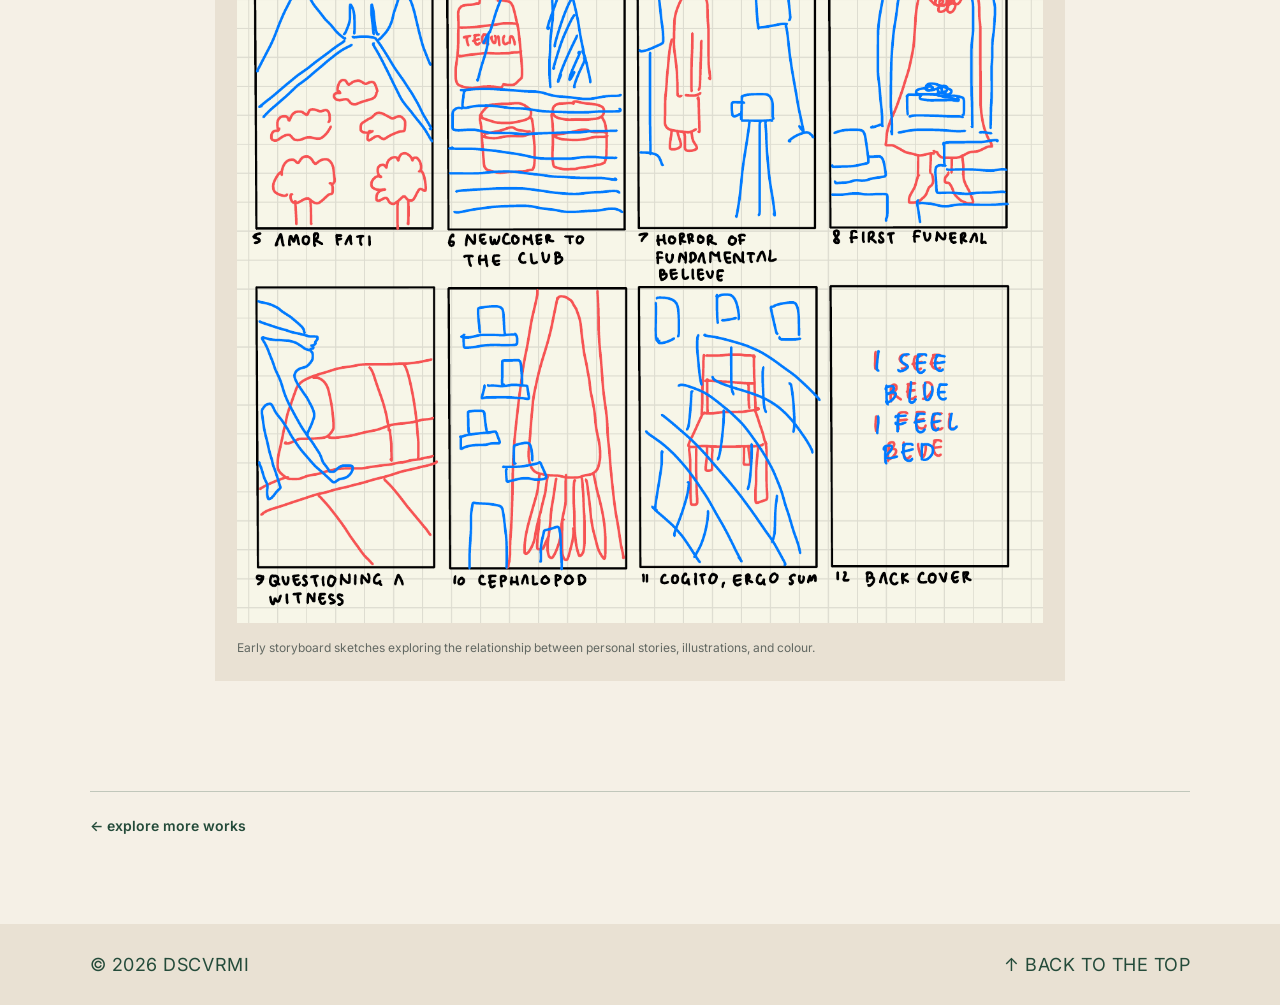
<file: red-hour-blue-hour.html>
<!DOCTYPE html>
<html lang="en">
<head>
  <meta charset="UTF-8">
  <meta name="viewport" content="width=device-width, initial-scale=1.0">

  <title>Red Hour Blue Hour — DSCVRMI</title>

  <link rel="preconnect" href="https://fonts.googleapis.com">
  <link rel="preconnect" href="https://fonts.gstatic.com" crossorigin>

  <link href="https://fonts.googleapis.com/css2?family=Inter:wght@400;500;600;700&family=Nanum+Pen+Script&display=swap" rel="stylesheet">

  <!-- GLOBAL CSS -->
  <link rel="stylesheet" href="style.css?v=8">

  <!-- PAGE-SPECIFIC CSS -->
  <style>

    /* ==============================
       PAGE LAYOUT
    ============================== */

    .rh-page {
      width: calc(100% - 80px);
      max-width: 1100px;
      margin: 0 auto;
      padding: 60px 0 90px;
      box-sizing: border-box;
    }

    /* ==============================
       PROJECT HEADER
    ============================== */

    .rh-header {
      margin-bottom: 40px;
    }

    .rh-back {
      display: inline-block;
      margin-bottom: 50px;
      color: var(--green, #244B3A);
      text-decoration: none;
      font-size: 13px;
      font-weight: 500;
    }

    .rh-back:hover {
      text-decoration: underline;
    }

    .rh-category {
      margin: 0 0 15px;
      font-size: 11px;
      font-weight: 700;
      letter-spacing: 2px;
      color: var(--green-accent, #357A4E);
    }

    .rh-header h1 {
      margin: 0;
      font-size: clamp(36px, 4vw, 54px);
      line-height: 1.15;
      letter-spacing: -1.5px;
      font-weight: 700;
      color: var(--green, #244B3A);
    }

    .rh-subtitle {
      max-width: 540px;
      margin: 18px 0 0;
      font-size: 14px;
      line-height: 1.7;
      color: #626862;
    }

    /* ==============================
       INTERACTIVE HEYZINE
    ============================== */

    .rh-showcase {
      width: 100%;
      max-width: 760px;
      margin: 0 auto 110px;
    }

    .rh-flipbook {
      width: 100%;
      height: 480px;
      background: var(--paper-dark, #E9E1D3);
      border: 1px solid rgba(36, 75, 58, 0.15);
      overflow: hidden;
      box-sizing: border-box;
    }

    .rh-flipbook iframe {
      display: block;
      width: 100%;
      height: 100%;
      border: 0;
    }

    /* ==============================
       TWO-COLUMN SECTIONS
    ============================== */

    .rh-section {
      display: grid;
      grid-template-columns: 0.85fr 1.15fr;
      gap: 60px;
      align-items: start;
      margin-bottom: 110px;
    }

    .rh-section-label {
      display: block;
      margin-bottom: 20px;
      font-size: 11px;
      font-weight: 700;
      letter-spacing: 2px;
      color: var(--green-accent, #357A4E);
    }

    .rh-section-heading h2 {
      margin: 0;
      font-size: clamp(28px, 3vw, 38px);
      line-height: 1.2;
      letter-spacing: -1px;
      color: var(--green, #244B3A);
    }

    .rh-section-text {
      max-width: 590px;
    }

    .rh-section-text p {
      margin: 0 0 22px;
      font-size: 14px;
      line-height: 1.9;
      color: var(--ink, #222);
    }

    .rh-section-text p:last-child {
      margin-bottom: 0;
    }

    .rh-about .rh-section-text p:first-child {
      font-weight: 600;
      color: var(--green, #244B3A);
    }

    /* ==============================
       COLOUR EXPERIMENT
    ============================== */

    .rh-experiment {
      margin-bottom: 120px;
    }

    .rh-experiment-intro {
      margin-bottom: 45px;
    }

    .rh-filter-area {
      width: 100%;
      max-width: 850px;
      margin: 0 auto;
    }

    .rh-filter-controls {
      display: flex;
      justify-content: center;
      flex-wrap: wrap;
      gap: 12px;
      margin-bottom: 28px;
    }

    .rh-filter-button {
      padding: 12px 22px;
      border: 1px solid var(--green, #244B3A);
      border-radius: 0;
      background: transparent;
      color: var(--green, #244B3A);
      font-family: "Inter", sans-serif;
      font-size: 13px;
      font-weight: 500;
      cursor: pointer;
      transition: background 0.2s, color 0.2s;
    }

    .rh-filter-button:hover {
      background: var(--paper-dark, #E9E1D3);
    }

    .rh-filter-button.is-active {
      background: var(--green, #244B3A);
      color: var(--white, #FFF);
    }

    .rh-filter-button:focus-visible {
      outline: 2px solid var(--green-accent, #357A4E);
      outline-offset: 3px;
    }

    /* FILTER CANVAS */

    .rh-demo-frame {
      width: 100%;
      padding: 25px;
      background: var(--paper-dark, #E9E1D3);
      display: flex;
      justify-content: center;
      align-items: center;
      box-sizing: border-box;
    }

    .rh-demo-frame canvas {
      display: block;
      width: auto;
      max-width: 100%;
      max-height: 620px;
      height: auto;
      background: #FFF;
    }

    .rh-filter-status {
      margin: 16px 0 0;
      font-size: 12px;
      font-weight: 600;
      line-height: 1.7;
      color: var(--green, #244B3A);
    }

    .rh-filter-note {
      max-width: 750px;
      margin: 8px 0 0;
      font-size: 12px;
      line-height: 1.7;
      color: #6F746E;
    }

    /* ==============================
       CREATIVE PROCESS
    ============================== */

    .rh-process {
      margin-bottom: 110px;
    }

    .rh-process-intro {
      margin-bottom: 45px;
    }

    .rh-storyboard {
      width: 100%;
      max-width: 850px;
      margin: 0 auto;
      padding: 22px;
      background: var(--paper-dark, #E9E1D3);
      box-sizing: border-box;
    }

    .rh-storyboard img {
      display: block;
      width: 100%;
      height: auto;
      background: #FFF;
    }

    .rh-storyboard figcaption {
      margin-top: 15px;
      font-size: 12px;
      line-height: 1.7;
      color: #626862;
    }

    /* ==============================
       BOTTOM NAVIGATION
    ============================== */

    .rh-bottom-navigation {
      display: flex;
      justify-content: flex-start;
      align-items: center;
      padding-top: 25px;
      border-top: 1px solid rgba(36, 75, 58, 0.25);
    }

    .rh-bottom-navigation a {
      color: var(--green, #244B3A);
      font-size: 14px;
      font-weight: 600;
      text-decoration: none;
    }

    .rh-bottom-navigation a:hover {
      text-decoration: underline;
    }

    /* ==============================
       TABLET
    ============================== */

    @media (max-width: 768px) {

      .rh-page {
        width: calc(100% - 40px);
        padding: 40px 0 65px;
      }

      .rh-header {
        margin-bottom: 35px;
      }

      .rh-back {
        margin-bottom: 45px;
      }

      .rh-header h1 {
        font-size: clamp(32px, 7vw, 44px);
        letter-spacing: -1px;
      }

      .rh-showcase {
        max-width: 100%;
        margin-bottom: 75px;
      }

      .rh-flipbook {
        height: 400px;
      }

      .rh-section {
        grid-template-columns: 1fr;
        gap: 25px;
        margin-bottom: 75px;
      }

      .rh-experiment,
      .rh-process {
        margin-bottom: 80px;
      }

      .rh-experiment-intro,
      .rh-process-intro {
        margin-bottom: 35px;
      }

      .rh-demo-frame {
        padding: 15px;
      }

      .rh-storyboard {
        padding: 15px;
      }
    }

    /* ==============================
       MOBILE
    ============================== */

    @media (max-width: 480px) {

      .rh-category {
        letter-spacing: 1.2px;
        line-height: 1.7;
      }

      .rh-flipbook {
        height: 300px;
      }

      .rh-filter-controls {
        gap: 8px;
      }

      .rh-filter-button {
        padding: 10px 12px;
        font-size: 12px;
      }

      .rh-demo-frame {
        padding: 10px;
      }

      .rh-demo-frame canvas {
        max-height: none;
        width: 100%;
      }

      .rh-storyboard {
        padding: 10px;
      }
    }

  </style>
</head>

<body id="top">

  <!-- NAVBAR -->
  <header class="site-header">
    <a class="brand" href="index.html">
      DSCVRMI<span class="brand-dot">.</span>
    </a>

    <nav aria-label="Main navigation">
      <a href="works.html">works</a>
      <a href="about.html">about</a>
      <a href="index.html#contact">contact</a>
    </nav>
  </header>

  <main class="rh-page">

    <!-- PROJECT HEADER -->
    <section class="rh-header">

      <a href="works.html" class="rh-back">
        ← back to works
      </a>

      <p class="rh-category">
        PUBLICATION / EXPERIMENTAL ZINE / 2024
      </p>

      <h1>Red Hour Blue Hour</h1>

      <p class="rh-subtitle">
        An experimental publication exploring personal
        stories through overlapping colours and hidden
        visual layers.
      </p>

    </section>

    <!-- INTERACTIVE ZINE -->
    <section class="rh-showcase"
             aria-label="Interactive zine preview">

      <div class="rh-flipbook">
        <iframe
          src="https://heyzine.com/flip-book/fce911a8ab.html"
          title="Red Hour Blue Hour — Interactive Zine"
          allow="autoplay; fullscreen; clipboard-write"
          allowfullscreen
          loading="lazy">
        </iframe>
      </div>

    </section>

    <!-- ABOUT THE PROJECT -->
    <section class="rh-section rh-about">

      <div class="rh-section-heading">
        <span class="rh-section-label">
          01 / THE STORY
        </span>

        <h2>about the project</h2>
      </div>

      <div class="rh-section-text">

        <p>
          Red Hour Blue Hour is an experimental A5 zine
          inspired by fragments of my life in Germany.
          Through a series of personal and philosophical
          reflections, I explored how individual experiences
          could be translated into illustrations, typography,
          and overlapping colours.
        </p>

        <p>
          The zine was designed around an anaglyph-inspired
          visual concept. Using transparent red and blue
          filters, readers can reveal different layers
          of each composition.
        </p>

        <p>
          Getting the colours to work took quite a bit of
          trial and error, including multiple print tests
          and experiments with colour combinations.
          All illustrations were created in Procreate,
          with the publication assembled in Adobe InDesign.
        </p>

        <p>
          What started as an experiment with colour
          eventually became a rather personal collection
          of stories, hidden in plain sight.
        </p>

      </div>

    </section>

    <!-- INTERACTIVE COLOUR EXPERIMENT -->
    <section class="rh-experiment">

      <div class="rh-section rh-experiment-intro">

        <div class="rh-section-heading">
          <span class="rh-section-label">
            02 / THE EXPERIMENT
          </span>

          <h2>behind the colours</h2>
        </div>

        <div class="rh-section-text">
          <p>
            The original zine was meant to be experienced
            through transparent coloured filters.
            Try switching between red and blue to explore
            how different parts of the same illustration
            become more or less visible.
          </p>
        </div>

      </div>

      <!-- FILTER DEMO -->
      <div class="rh-filter-area">

        <div class="rh-filter-controls"
             role="group"
             aria-label="Colour filter selection">

          <button
            type="button"
            class="rh-filter-button is-active"
            data-filter="original"
            aria-pressed="true">
            original
          </button>

          <button
            type="button"
            class="rh-filter-button"
            data-filter="red"
            aria-pressed="false">
            red filter
          </button>

          <button
            type="button"
            class="rh-filter-button"
            data-filter="blue"
            aria-pressed="false">
            blue filter
          </button>

        </div>

        <div class="rh-demo-frame">
          <canvas
            id="newArrivalCanvas"
            role="img"
            aria-label="New Arrival illustration with selectable digital colour filters">
          </canvas>
        </div>

        <p id="filterStatus"
           class="rh-filter-status"
           aria-live="polite">
          Original illustration — New Arrival.
        </p>

        <p class="rh-filter-note">
          This is a digital approximation of the physical
          colour-filter effect. Results may differ from
          viewing the printed zine through transparent film.
        </p>

      </div>

    </section>

    <!-- CREATIVE PROCESS -->
    <section class="rh-process">

      <div class="rh-section rh-process-intro">

        <div class="rh-section-heading">
          <span class="rh-section-label">
            03 / THE PROCESS
          </span>

          <h2>from sketch to print</h2>
        </div>

        <div class="rh-section-text">

          <p>
            The project began with a storyboard connecting
            personal experiences to visual concepts.
            I developed the illustrations around two
            overlapping colour layers, then experimented
            with their reproduction in print.
          </p>

          <p>
            Two rounds of printing tests, each featuring
            ten different red and cyan combinations, helped
            me understand how colour behaves differently
            on screen and on paper.
          </p>

        </div>

      </div>

      <!-- STORYBOARD -->
      <figure class="rh-storyboard">

        <img
          src="red-hour-blue-hour-storyboard.png"
          alt="Early storyboard sketches for Red Hour Blue Hour"
          loading="lazy">

        <figcaption>
          Early storyboard sketches exploring the
          relationship between personal stories,
          illustrations, and colour.
        </figcaption>

      </figure>

    </section>

    <!-- BACK TO WORKS -->
    <div class="rh-bottom-navigation">
      <a href="works.html">
        ← explore more works
      </a>
    </div>

  </main>

  <!-- FOOTER -->
  <footer class="site-footer">
    <span>© 2026 DSCVRMI</span>
    <a href="#top">↑ BACK TO THE TOP</a>
  </footer>

  <!-- INTERACTIVE COLOUR FILTER -->
  <script>

    const canvas = document.getElementById('newArrivalCanvas');
    const ctx = canvas.getContext('2d', {
      willReadFrequently: true
    });

    const buttons = document.querySelectorAll('.rh-filter-button');
    const status = document.getElementById('filterStatus');

    const sourceImage = new Image();
    sourceImage.src = 'New_Arrival (1).png';

    let originalPixels = null;
    let currentFilter = 'original';

    sourceImage.onload = function () {

      canvas.width = sourceImage.naturalWidth;
      canvas.height = sourceImage.naturalHeight;

      ctx.drawImage(sourceImage, 0, 0);

      originalPixels = ctx.getImageData(
        0, 0, canvas.width, canvas.height
      );

      applyFilter(currentFilter);
    };

    sourceImage.onerror = function () {
      status.textContent =
        'Image could not be loaded. Check New_Arrival (1).png.';
    };

    function applyFilter(mode) {

      currentFilter = mode;

      if (!originalPixels) return;

      if (mode === 'original') {

        ctx.putImageData(originalPixels, 0, 0);

        status.textContent =
          'Original illustration — New Arrival.';

        return;
      }

      const result = new ImageData(
        new Uint8ClampedArray(originalPixels.data),
        canvas.width,
        canvas.height
      );

      const data = result.data;

      for (let i = 0; i < data.length; i += 4) {

        const r = data[i];
        const g = data[i + 1];
        const b = data[i + 2];

        if (mode === 'red') {

          const light = r;

          data[i] = light;
          data[i + 1] = light * 0.20;
          data[i + 2] = light * 0.16;
        }

        if (mode === 'blue') {

          const light = 0.65 * g + 0.35 * b;

          data[i] = light * 0.12;
          data[i + 1] = light * 0.65;
          data[i + 2] = light;
        }
      }

      ctx.putImageData(result, 0, 0);

      status.textContent = mode === 'red'
        ? 'Red filter — warmer colours become lighter.'
        : 'Blue filter — cooler colours become lighter.';
    }

    buttons.forEach(button => {

      button.addEventListener('click', function () {

        buttons.forEach(btn => {
          btn.classList.remove('is-active');
          btn.setAttribute('aria-pressed', 'false');
        });

        this.classList.add('is-active');
        this.setAttribute('aria-pressed', 'true');

        applyFilter(this.dataset.filter);
      });

    });

  </script>

</body>
</html>
</file>
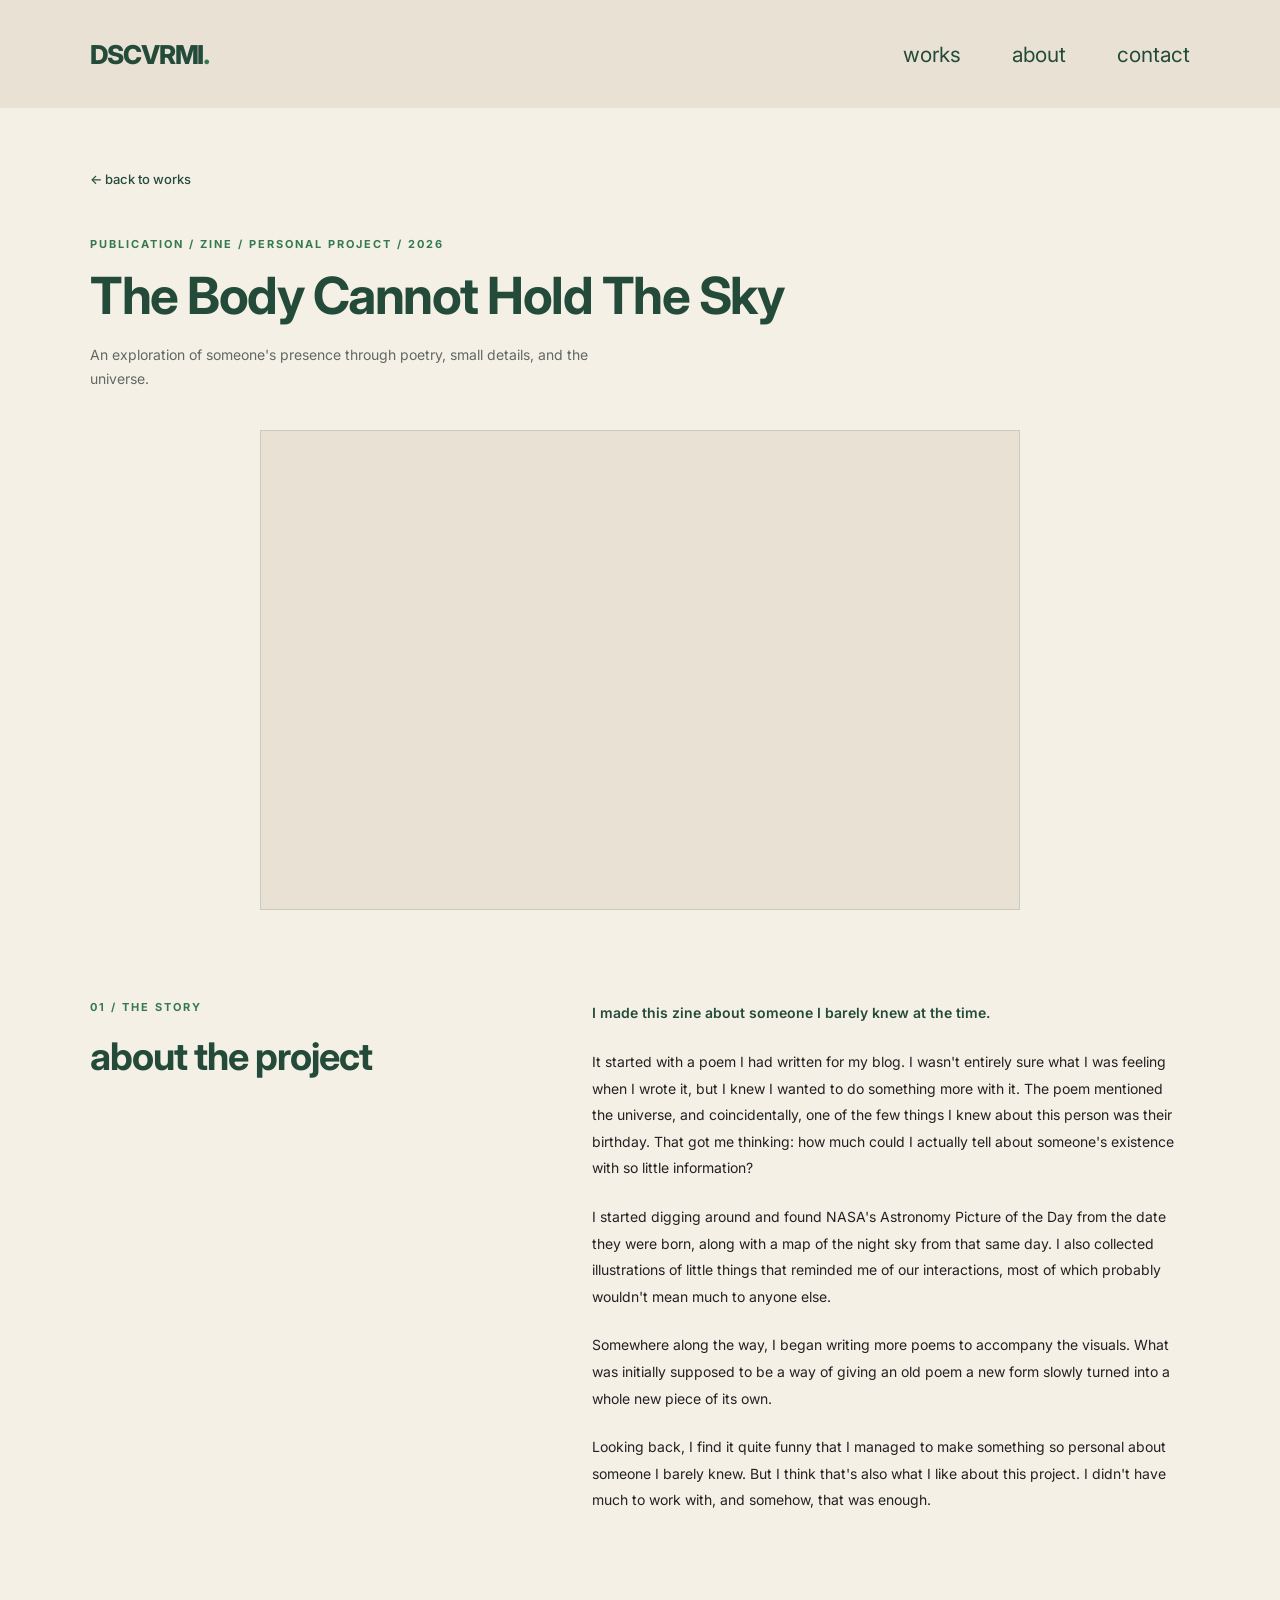
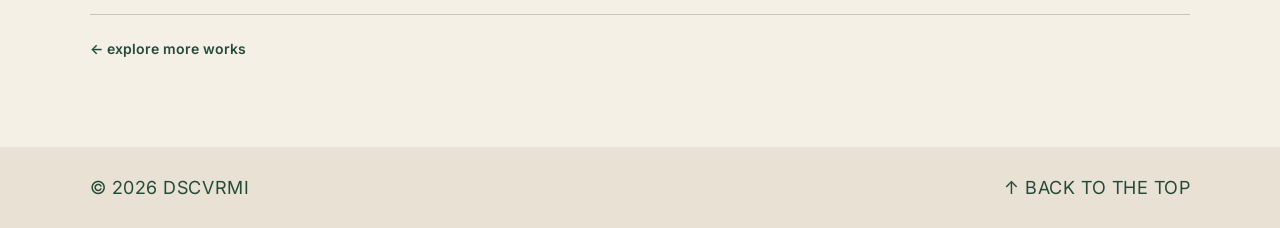
<file: tbchts.html>
<!DOCTYPE html>
<html lang="en">
<head>
  <meta charset="UTF-8">
  <meta name="viewport" content="width=device-width, initial-scale=1.0">

  <title>TBCHTS — DSCVRMI</title>

  <link rel="preconnect" href="https://fonts.googleapis.com">
  <link rel="preconnect" href="https://fonts.gstatic.com" crossorigin>

  <link href="https://fonts.googleapis.com/css2?family=Inter:wght@400;500;600;700&family=Nanum+Pen+Script&display=swap" rel="stylesheet">

  <link rel="stylesheet" href="style.css?v=5">

  <style>
    /* PAGE LAYOUT */

    .zine-page {
      width: calc(100% - 80px);
      max-width: 1100px;
      margin: 0 auto;
      padding: 60px 0 90px;
      box-sizing: border-box;
    }

    /* HEADER */

    .zine-header {
      margin-bottom: 40px;
    }

    .zine-back {
      display: inline-block;
      margin-bottom: 50px;
      color: var(--green, #244B3A);
      text-decoration: none;
      font-size: 13px;
      font-weight: 500;
    }

    .zine-back:hover {
      text-decoration: underline;
    }

    .zine-category {
      margin: 0 0 15px;
      font-size: 11px;
      font-weight: 700;
      letter-spacing: 2px;
      color: var(--green-accent, #357A4E);
    }

    .zine-header h1 {
      margin: 0;
      font-size: clamp(36px, 4vw, 54px);
      line-height: 1.15;
      letter-spacing: -1.5px;
      font-weight: 700;
      color: var(--green, #244B3A);
    }

    .zine-subtitle {
      max-width: 520px;
      margin: 18px 0 0;
      font-size: 14px;
      line-height: 1.7;
      color: #626862;
    }

    /* INTERACTIVE HEYZINE */

    .zine-showcase {
      width: 100%;
      max-width: 760px;
      margin: 0 auto 90px;
    }

    .zine-flipbook {
      width: 100%;
      height: 480px;
      background: var(--paper-dark, #E9E1D3);
      border: 1px solid rgba(36, 75, 58, 0.15);
      overflow: hidden;
      box-sizing: border-box;
    }

    .zine-flipbook iframe {
      display: block;
      width: 100%;
      height: 100%;
      border: 0;
    }

    /* PROJECT STORY */

    .zine-story {
      display: grid;
      grid-template-columns: 0.85fr 1.15fr;
      gap: 60px;
      align-items: start;
      margin-bottom: 100px;
    }

    .zine-section-number {
      display: block;
      margin-bottom: 20px;
      font-size: 11px;
      font-weight: 700;
      letter-spacing: 2px;
      color: var(--green-accent, #357A4E);
    }

    .zine-story-heading h2 {
      margin: 0;
      font-size: clamp(28px, 3vw, 38px);
      line-height: 1.2;
      letter-spacing: -1px;
      color: var(--green, #244B3A);
    }

    .zine-story-text {
      max-width: 590px;
    }

    .zine-story-text p {
      margin: 0 0 22px;
      font-size: 14px;
      line-height: 1.9;
      color: var(--ink, #222);
    }

    .zine-story-text p:first-child {
      font-weight: 600;
      color: var(--green, #244B3A);
    }

    .zine-story-text p:last-child {
      margin-bottom: 0;
    }

    /* BOTTOM NAVIGATION */

    .zine-bottom-navigation {
      display: flex;
      justify-content: flex-start;
      align-items: center;
      padding-top: 25px;
      border-top: 1px solid rgba(36, 75, 58, 0.25);
    }

    .zine-bottom-navigation a {
      color: var(--green, #244B3A);
      font-size: 14px;
      font-weight: 600;
      text-decoration: none;
    }

    .zine-bottom-navigation a:hover {
      text-decoration: underline;
    }

    /* TABLET */

    @media (max-width: 768px) {
      .zine-page {
        width: calc(100% - 40px);
        padding: 40px 0 65px;
      }

      .zine-header {
        margin-bottom: 35px;
      }

      .zine-back {
        margin-bottom: 45px;
      }

      .zine-header h1 {
        font-size: clamp(32px, 7vw, 44px);
        letter-spacing: -1px;
      }

      .zine-showcase {
        max-width: 100%;
        margin-bottom: 65px;
      }

      .zine-flipbook {
        height: 400px;
      }

      .zine-story {
        grid-template-columns: 1fr;
        gap: 25px;
        margin-bottom: 75px;
      }
    }

    /* MOBILE */

    @media (max-width: 480px) {
      .zine-flipbook {
        height: 300px;
      }

      .zine-category {
        letter-spacing: 1.2px;
        line-height: 1.7;
      }
    }
  </style>
</head>

<body id="top">

  <!-- NAVBAR -->
  <header class="site-header">
    <a class="brand" href="index.html">
      DSCVRMI<span class="brand-dot">.</span>
    </a>

    <nav aria-label="Main navigation">
      <a href="works.html">works</a>
      <a href="about.html">about</a>
      <a href="index.html#contact">contact</a>
    </nav>
  </header>

  <main class="zine-page">

    <!-- PROJECT HEADER -->
    <section class="zine-header">

      <a href="works.html" class="zine-back">
        ← back to works
      </a>

      <p class="zine-category">
        PUBLICATION / ZINE / PERSONAL PROJECT / 2026
      </p>

      <h1>The Body Cannot Hold The Sky</h1>

      <p class="zine-subtitle">
        An exploration of someone's presence through poetry,
        small details, and the universe.
      </p>

    </section>

    <!-- INTERACTIVE ZINE -->
    <section class="zine-showcase" aria-label="Interactive zine preview">

      <div class="zine-flipbook">
        <iframe
          src="https://heyzine.com/flip-book/7b2291287e.html"
          title="Namamu Pada Semesta — Interactive Zine"
          allow="autoplay; fullscreen; clipboard-write"
          allowfullscreen
          loading="lazy">
        </iframe>
      </div>

    </section>

    <!-- PROJECT STORY -->
    <section class="zine-story">

      <div class="zine-story-heading">
        <span class="zine-section-number">01 / THE STORY</span>
        <h2>about the project</h2>
      </div>

      <div class="zine-story-text">
        <p>
          I made this zine about someone I barely knew at the time.
        </p>

        <p>
          It started with a poem I had written for my blog.
          I wasn't entirely sure what I was feeling when I wrote it, but I knew I wanted to do something more with it.
          The poem mentioned the universe, and coincidentally, one of the few things I knew about this person was their birthday.
          That got me thinking: how much could I actually tell about someone's existence with so little information?
        </p>

        <p>
          I started digging around and found NASA's Astronomy Picture of the Day from the date they were born, along with a map of the night sky from that same day.
          I also collected illustrations of little things that reminded me of our interactions, most of which probably wouldn't mean much to anyone else.
        </p>

        <p>
          Somewhere along the way, I began writing more poems to accompany the visuals.
          What was initially supposed to be a way of giving an old poem a new form slowly turned into a whole new piece of its own.
        </p>

        <p>
          Looking back, I find it quite funny that I managed to make something so personal about someone I barely knew.
          But I think that's also what I like about this project. I didn't have much to work with, and somehow, that was enough.
        </p>
      </div>

    </section>

    <!-- BACK TO WORKS -->
    <div class="zine-bottom-navigation">
      <a href="works.html">← explore more works</a>
    </div>

  </main>

  <!-- FOOTER -->
  <footer class="site-footer">
    <span>© 2026 DSCVRMI</span>
    <a href="#top">↑ BACK TO THE TOP</a>
  </footer>

</body>
</html>
</file>
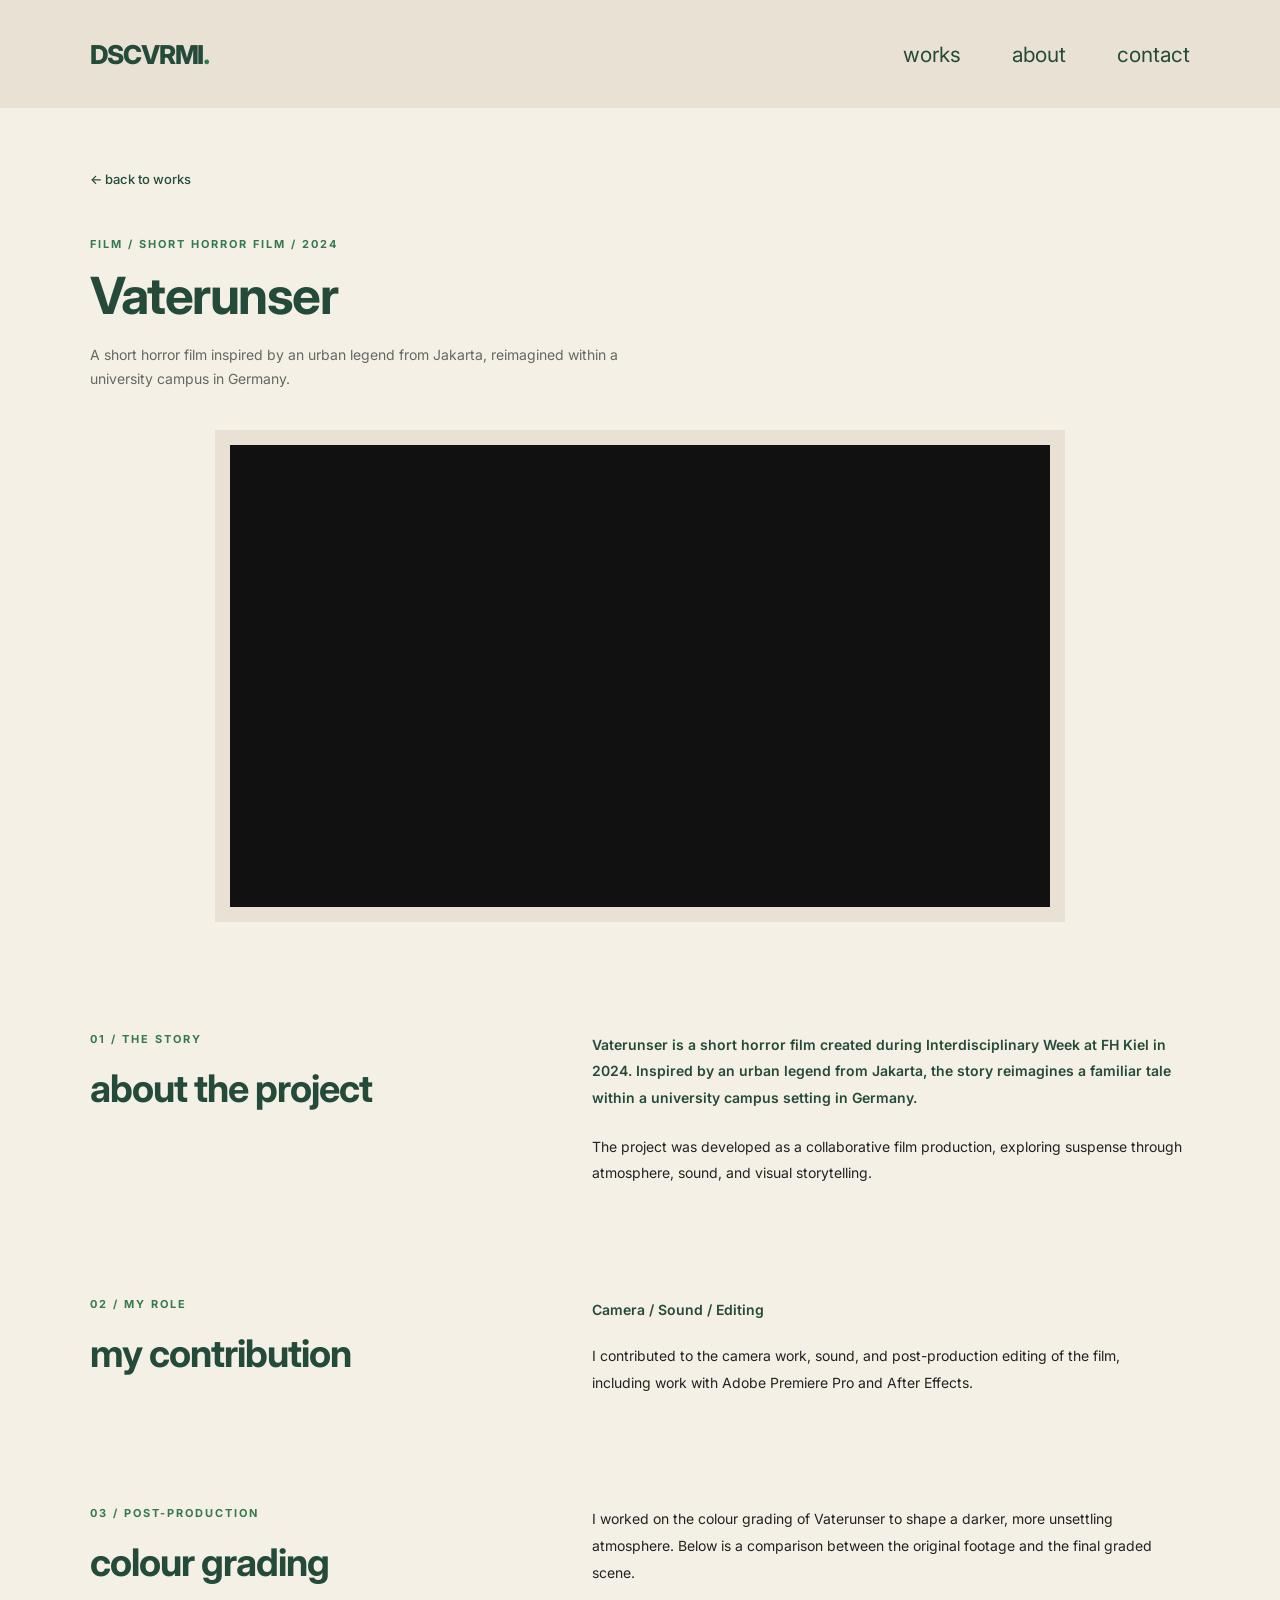
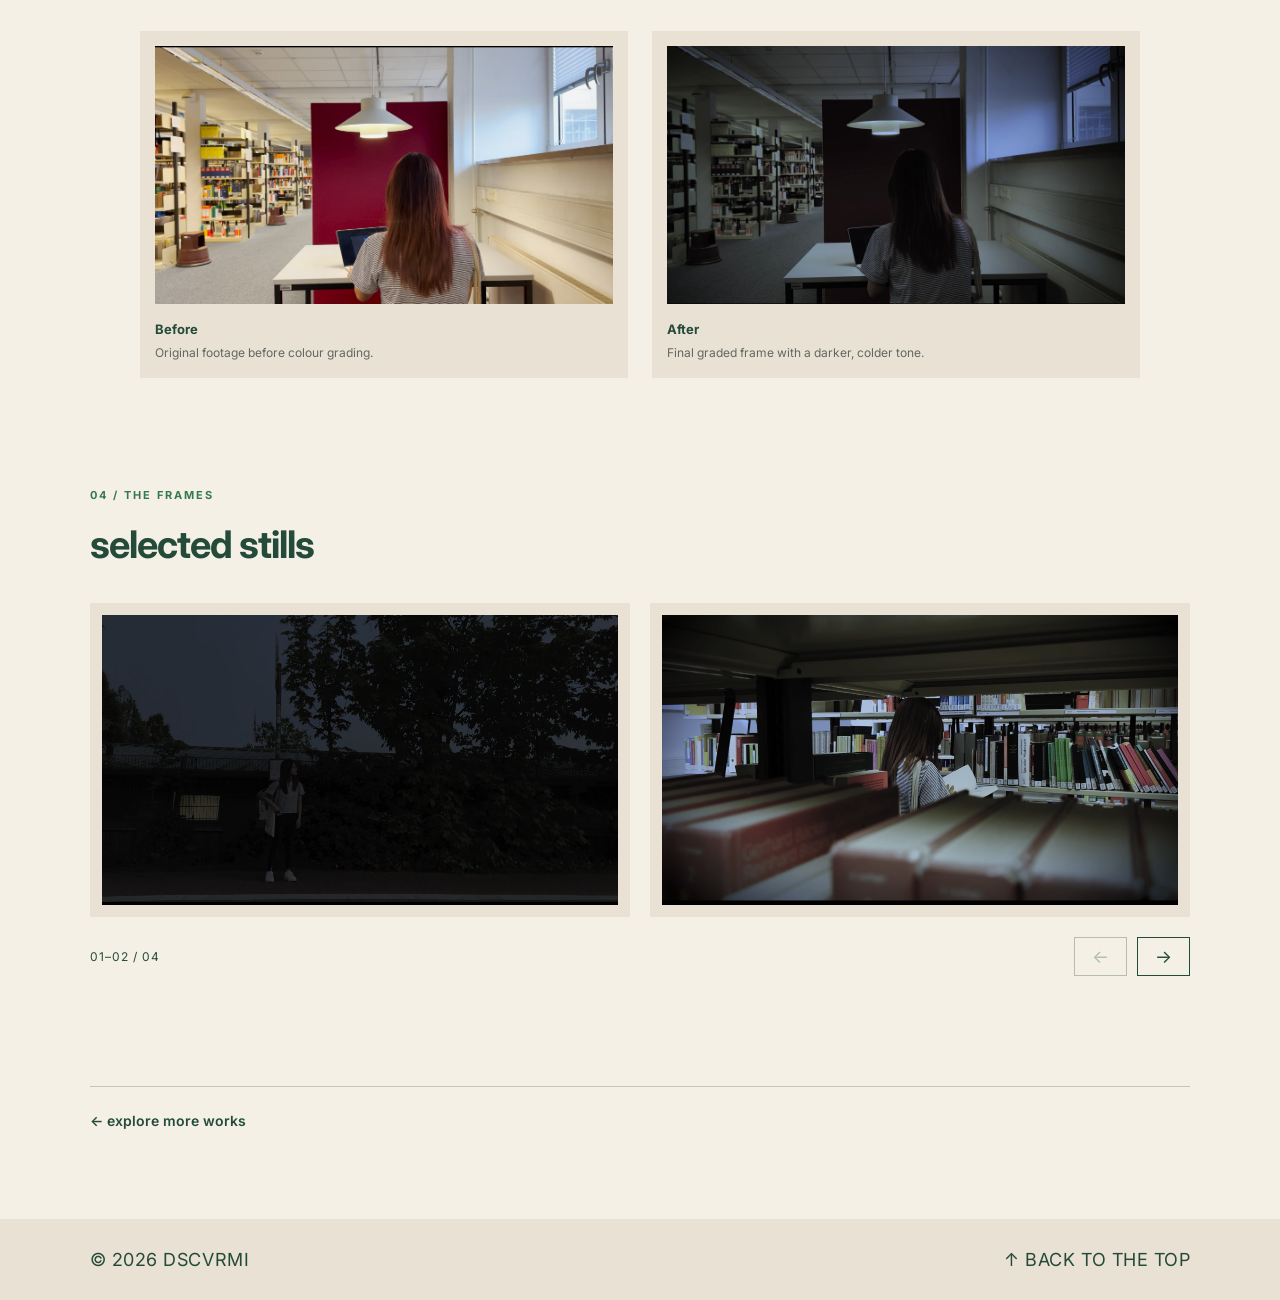
<file: vaterunser.html>
<!DOCTYPE html>
<html lang="en">
<head>
  <meta charset="UTF-8">
  <meta name="viewport" content="width=device-width, initial-scale=1.0">

  <title>Vaterunser — DSCVRMI</title>

  <link rel="preconnect" href="https://fonts.googleapis.com">
  <link rel="preconnect" href="https://fonts.gstatic.com" crossorigin>
  <link href="https://fonts.googleapis.com/css2?family=Inter:wght@400;500;600;700&family=Nanum+Pen+Script&display=swap" rel="stylesheet">

  <!-- GLOBAL CSS -->
  <link rel="stylesheet" href="style.css?v=8">

  <!-- PAGE-SPECIFIC CSS -->
  <style>

    /* ==============================
       PAGE LAYOUT
    ============================== */

    .vf-page {
      width: calc(100% - 80px);
      max-width: 1100px;
      margin: 0 auto;
      padding: 60px 0 90px;
      box-sizing: border-box;
    }

    /* ==============================
       PROJECT HEADER
    ============================== */

    .vf-header {
      margin-bottom: 40px;
    }

    .vf-back {
      display: inline-block;
      margin-bottom: 50px;
      color: var(--green, #244B3A);
      text-decoration: none;
      font-size: 13px;
      font-weight: 500;
    }

    .vf-back:hover {
      text-decoration: underline;
    }

    .vf-category {
      margin: 0 0 15px;
      font-size: 11px;
      font-weight: 700;
      letter-spacing: 2px;
      color: var(--green-accent, #357A4E);
    }

    .vf-header h1 {
      margin: 0;
      font-size: clamp(36px, 4vw, 54px);
      line-height: 1.15;
      letter-spacing: -1.5px;
      font-weight: 700;
      color: var(--green, #244B3A);
    }

    .vf-subtitle {
      max-width: 540px;
      margin: 18px 0 0;
      font-size: 14px;
      line-height: 1.7;
      color: #626862;
    }

    /* ==============================
       FILM PLAYER
    ============================== */

    .vf-showcase {
      width: 100%;
      max-width: 850px;
      margin: 0 auto 110px;
    }

    .vf-film-frame {
      width: 100%;
      padding: 15px;
      background: var(--paper-dark, #E9E1D3);
      box-sizing: border-box;
    }

    .vf-film-frame iframe {
      display: block;
      width: 100%;
      aspect-ratio: 16 / 9;
      height: auto;
      border: 0;
      background: #111;
    }

    /* ==============================
       TWO-COLUMN SECTIONS
    ============================== */

    .vf-section {
      display: grid;
      grid-template-columns: 0.85fr 1.15fr;
      gap: 60px;
      align-items: start;
      margin-bottom: 110px;
    }

    .vf-section-label {
      display: block;
      margin-bottom: 20px;
      font-size: 11px;
      font-weight: 700;
      letter-spacing: 2px;
      color: var(--green-accent, #357A4E);
    }

    .vf-section-heading h2 {
      margin: 0;
      font-size: clamp(28px, 3vw, 38px);
      line-height: 1.2;
      letter-spacing: -1px;
      color: var(--green, #244B3A);
    }

    .vf-section-text {
      max-width: 590px;
    }

    .vf-section-text p {
      margin: 0 0 22px;
      font-size: 14px;
      line-height: 1.9;
      color: var(--ink, #222);
    }

    .vf-section-text p:last-child {
      margin-bottom: 0;
    }

    .vf-about .vf-section-text p:first-child {
      font-weight: 600;
      color: var(--green, #244B3A);
    }

    /* ==============================
       CONTRIBUTION
    ============================== */

    .vf-role {
      margin-bottom: 20px !important;
      font-weight: 600;
      color: var(--green, #244B3A) !important;
    }

    /* ==============================
       COLOUR GRADING
    ============================== */

    .vf-grading {
      margin-bottom: 110px;
    }

    .vf-grading-intro {
      margin-bottom: 45px;
    }

    .vf-grading-grid {
      display: grid;
      grid-template-columns: repeat(2, minmax(0, 1fr));
      gap: 24px;
      max-width: 1000px;
      margin: 0 auto;
    }

    .vf-grading-card {
      margin: 0;
      min-width: 0;
      padding: 15px;
      background: var(--paper-dark, #E9E1D3);
    }

    .vf-grading-card img {
      display: block;
      width: 100%;
      height: auto;
      aspect-ratio: 16 / 9;
      object-fit: cover;
      background: #FFF;
    }

    .vf-grading-card figcaption {
      margin-top: 14px;
      font-size: 12px;
      line-height: 1.7;
      color: #626862;
    }

    .vf-grading-card figcaption strong {
      display: block;
      margin-bottom: 3px;
      font-size: 13px;
      color: var(--green, #244B3A);
    }

    /* ==============================
       SELECTED STILLS
    ============================== */

    .vf-stills {
      margin-bottom: 110px;
    }

    .vf-stills-heading {
      margin-bottom: 35px;
    }

    .vf-stills-slider {
      width: 100%;
      overflow: hidden;
    }

    .vf-stills-track {
      display: flex;
      gap: 20px;
      overflow-x: auto;
      scroll-snap-type: x mandatory;
      scroll-behavior: smooth;
      scrollbar-width: none;
      overscroll-behavior-x: contain;
    }

    .vf-stills-track::-webkit-scrollbar {
      display: none;
    }

    .vf-still-slide {
      flex: 0 0 calc((100% - 20px) / 2);
      min-width: 0;
      margin: 0;
      padding: 12px;
      box-sizing: border-box;
      background: var(--paper-dark, #E9E1D3);
      scroll-snap-align: start;
    }

    .vf-still-slide img {
      display: block;
      width: 100%;
      aspect-ratio: 16 / 9;
      object-fit: cover;
    }

    .vf-stills-controls {
      display: flex;
      justify-content: space-between;
      align-items: center;
      margin-top: 20px;
    }

    .vf-stills-counter {
      font-size: 12px;
      letter-spacing: 1px;
      color: var(--green, #244B3A);
    }

    .vf-stills-buttons {
      display: flex;
      gap: 10px;
    }

    .vf-stills-buttons button {
      padding: 8px 17px;
      border: 1px solid var(--green, #244B3A);
      border-radius: 0;
      background: transparent;
      color: var(--green, #244B3A);
      font-family: "Inter", sans-serif;
      font-size: 18px;
      cursor: pointer;
      transition: background 0.2s;
    }

    .vf-stills-buttons button:hover:not(:disabled) {
      background: var(--paper-dark, #E9E1D3);
    }

    .vf-stills-buttons button:disabled {
      opacity: 0.3;
      cursor: default;
    }

    .vf-stills-buttons button:focus-visible {
      outline: 2px solid var(--green-accent, #357A4E);
      outline-offset: 3px;
    }

    /* ==============================
       BOTTOM NAVIGATION
    ============================== */

    .vf-bottom-navigation {
      display: flex;
      justify-content: flex-start;
      align-items: center;
      padding-top: 25px;
      border-top: 1px solid rgba(36, 75, 58, 0.25);
    }

    .vf-bottom-navigation a {
      color: var(--green, #244B3A);
      font-size: 14px;
      font-weight: 600;
      text-decoration: none;
    }

    .vf-bottom-navigation a:hover {
      text-decoration: underline;
    }

    /* ==============================
       TABLET
    ============================== */

    @media (max-width: 768px) {

      .vf-page {
        width: calc(100% - 40px);
        padding: 40px 0 65px;
      }

      .vf-header {
        margin-bottom: 35px;
      }

      .vf-back {
        margin-bottom: 45px;
      }

      .vf-header h1 {
        font-size: clamp(32px, 7vw, 44px);
        letter-spacing: -1px;
      }

      .vf-showcase {
        margin-bottom: 75px;
      }

      .vf-section {
        grid-template-columns: 1fr;
        gap: 25px;
        margin-bottom: 75px;
      }

      .vf-grading,
      .vf-stills {
        margin-bottom: 75px;
      }

      .vf-grading-intro {
        margin-bottom: 35px;
      }
    }

    /* ==============================
       MOBILE
    ============================== */

    @media (max-width: 600px) {

      .vf-category {
        letter-spacing: 1.2px;
        line-height: 1.7;
      }

      .vf-film-frame {
        padding: 8px;
      }

      .vf-grading-grid {
        grid-template-columns: 1fr;
        gap: 20px;
      }

      .vf-grading-card {
        padding: 10px;
      }

      .vf-still-slide {
        flex-basis: 100%;
      }
    }

  </style>
</head>

<body id="top">

  <!-- NAVBAR -->
  <header class="site-header">
    <a class="brand" href="index.html">
      DSCVRMI<span class="brand-dot">.</span>
    </a>

    <nav aria-label="Main navigation">
      <a href="works.html">works</a>
      <a href="about.html">about</a>
      <a href="index.html#contact">contact</a>
    </nav>
  </header>

  <main class="vf-page">

    <!-- PROJECT HEADER -->
    <section class="vf-header">

      <a href="works.html" class="vf-back">
        ← back to works
      </a>

      <p class="vf-category">
        FILM / SHORT HORROR FILM / 2024
      </p>

      <h1>Vaterunser</h1>

      <p class="vf-subtitle">
        A short horror film inspired by an urban legend
        from Jakarta, reimagined within a university
        campus in Germany.
      </p>

    </section>

    <!-- SHORT FILM -->
    <section class="vf-showcase"
             aria-label="Vaterunser short film">

      <div class="vf-film-frame">
        <iframe
          src="https://www.youtube.com/embed/phMbURDMmPM"
          title="Vaterunser — Short Horror Film"
          allow="accelerometer; autoplay; clipboard-write; encrypted-media; gyroscope; picture-in-picture; web-share"
          referrerpolicy="strict-origin-when-cross-origin"
          allowfullscreen
          loading="lazy">
        </iframe>
      </div>

    </section>

    <!-- ABOUT THE PROJECT -->
    <section class="vf-section vf-about">

      <div class="vf-section-heading">
        <span class="vf-section-label">
          01 / THE STORY
        </span>

        <h2>about the project</h2>
      </div>

      <div class="vf-section-text">

        <p>
          Vaterunser is a short horror film created during
          Interdisciplinary Week at FH Kiel in 2024.
          Inspired by an urban legend from Jakarta,
          the story reimagines a familiar tale
          within a university campus setting in Germany.
        </p>

        <p>
          The project was developed as a collaborative
          film production, exploring suspense through
          atmosphere, sound, and visual storytelling.
        </p>

      </div>

    </section>

    <!-- MY CONTRIBUTION -->
    <section class="vf-section">

      <div class="vf-section-heading">
        <span class="vf-section-label">
          02 / MY ROLE
        </span>

        <h2>my contribution</h2>
      </div>

      <div class="vf-section-text">

        <p class="vf-role">
          Camera / Sound / Editing
        </p>

        <p>
          I contributed to the camera work, sound,
          and post-production editing of the film,
          including work with Adobe Premiere Pro
          and After Effects.
        </p>

      </div>

    </section>

    <!-- COLOUR GRADING -->
    <section class="vf-grading">

      <div class="vf-section vf-grading-intro">

        <div class="vf-section-heading">
          <span class="vf-section-label">
            03 / POST-PRODUCTION
          </span>

          <h2>colour grading</h2>
        </div>

        <div class="vf-section-text">

          <p>
            I worked on the colour grading of Vaterunser
            to shape a darker, more unsettling atmosphere.
            Below is a comparison between the original footage
            and the final graded scene.
          </p>

        </div>

      </div>

      <div class="vf-grading-grid">

        <figure class="vf-grading-card">
          <img
            src="vaterunser-before-grade.png"
            alt="Original frame from Vaterunser before colour grading"
            loading="lazy">

          <figcaption>
            <strong>Before</strong>
            Original footage before colour grading.
          </figcaption>
        </figure>

        <figure class="vf-grading-card">
          <img
            src="vaterunser-after-grade.png"
            alt="Final frame from Vaterunser after colour grading"
            loading="lazy">

          <figcaption>
            <strong>After</strong>
            Final graded frame with a darker, colder tone.
          </figcaption>
        </figure>

      </div>

    </section>

    <!-- SELECTED FILM STILLS -->
    <section class="vf-stills">

      <div class="vf-stills-heading vf-section-heading">

        <span class="vf-section-label">
          04 / THE FRAMES
        </span>

        <h2>selected stills</h2>

      </div>

      <div class="vf-stills-slider">

        <div class="vf-stills-track" id="stillsTrack">

          <figure class="vf-still-slide">
            <img
              src="vaterunser-still-01.png"
              alt="Selected film still 1 from Vaterunser"
              loading="lazy">
          </figure>

          <figure class="vf-still-slide">
            <img
              src="vaterunser-still-02.png"
              alt="Selected film still 2 from Vaterunser"
              loading="lazy">
          </figure>

          <figure class="vf-still-slide">
            <img
              src="vaterunser-still-03.png"
              alt="Selected film still 3 from Vaterunser"
              loading="lazy">
          </figure>

          <figure class="vf-still-slide">
            <img
              src="vaterunser-still-04.png"
              alt="Selected film still 4 from Vaterunser"
              loading="lazy">
          </figure>

        </div>

      </div>

      <!-- SLIDER CONTROLS -->
      <div class="vf-stills-controls">

        <span class="vf-stills-counter" id="stillsCounter">
          01–02 / 04
        </span>

        <div class="vf-stills-buttons">

          <button
            id="stillsPrev"
            type="button"
            aria-label="Previous still">
            ←
          </button>

          <button
            id="stillsNext"
            type="button"
            aria-label="Next still">
            →
          </button>

        </div>

      </div>

    </section>

    <!-- BACK TO WORKS -->
    <div class="vf-bottom-navigation">
      <a href="works.html">
        ← explore more works
      </a>
    </div>

  </main>

  <!-- FOOTER -->
  <footer class="site-footer">
    <span>© 2026 DSCVRMI</span>
    <a href="#top">↑ BACK TO THE TOP</a>
  </footer>

  <!-- FILM STILLS SLIDER SCRIPT -->
  <script>

    const track = document.getElementById('stillsTrack');
    const slides = Array.from(
      track.querySelectorAll('.vf-still-slide')
    );

    const prev = document.getElementById('stillsPrev');
    const next = document.getElementById('stillsNext');
    const counter = document.getElementById('stillsCounter');

    let current = 0;

    function visibleCount() {
      return window.matchMedia('(max-width: 600px)').matches
        ? 1
        : 2;
    }

    function updateSlider(smooth = true) {

      const count = visibleCount();
      const maxIndex = Math.max(0, slides.length - count);

      current = Math.max(0, Math.min(current, maxIndex));

      const target = slides[current];

      track.scrollTo({
        left: target.offsetLeft - slides[0].offsetLeft,
        behavior: smooth ? 'smooth' : 'instant'
      });

      const start = String(current + 1).padStart(2, '0');
      const end = String(
        Math.min(current + count, slides.length)
      ).padStart(2, '0');

      const total = String(slides.length).padStart(2, '0');

      counter.textContent = count === 2
        ? `${start}–${end} / ${total}`
        : `${start} / ${total}`;

      prev.disabled = current === 0;
      next.disabled = current === maxIndex;
    }

    prev.addEventListener('click', () => {
      current--;
      updateSlider();
    });

    next.addEventListener('click', () => {
      current++;
      updateSlider();
    });

    window.addEventListener('resize', () => {
      updateSlider(false);
    });

    updateSlider(false);

  </script>

</body>
</html>
</file>
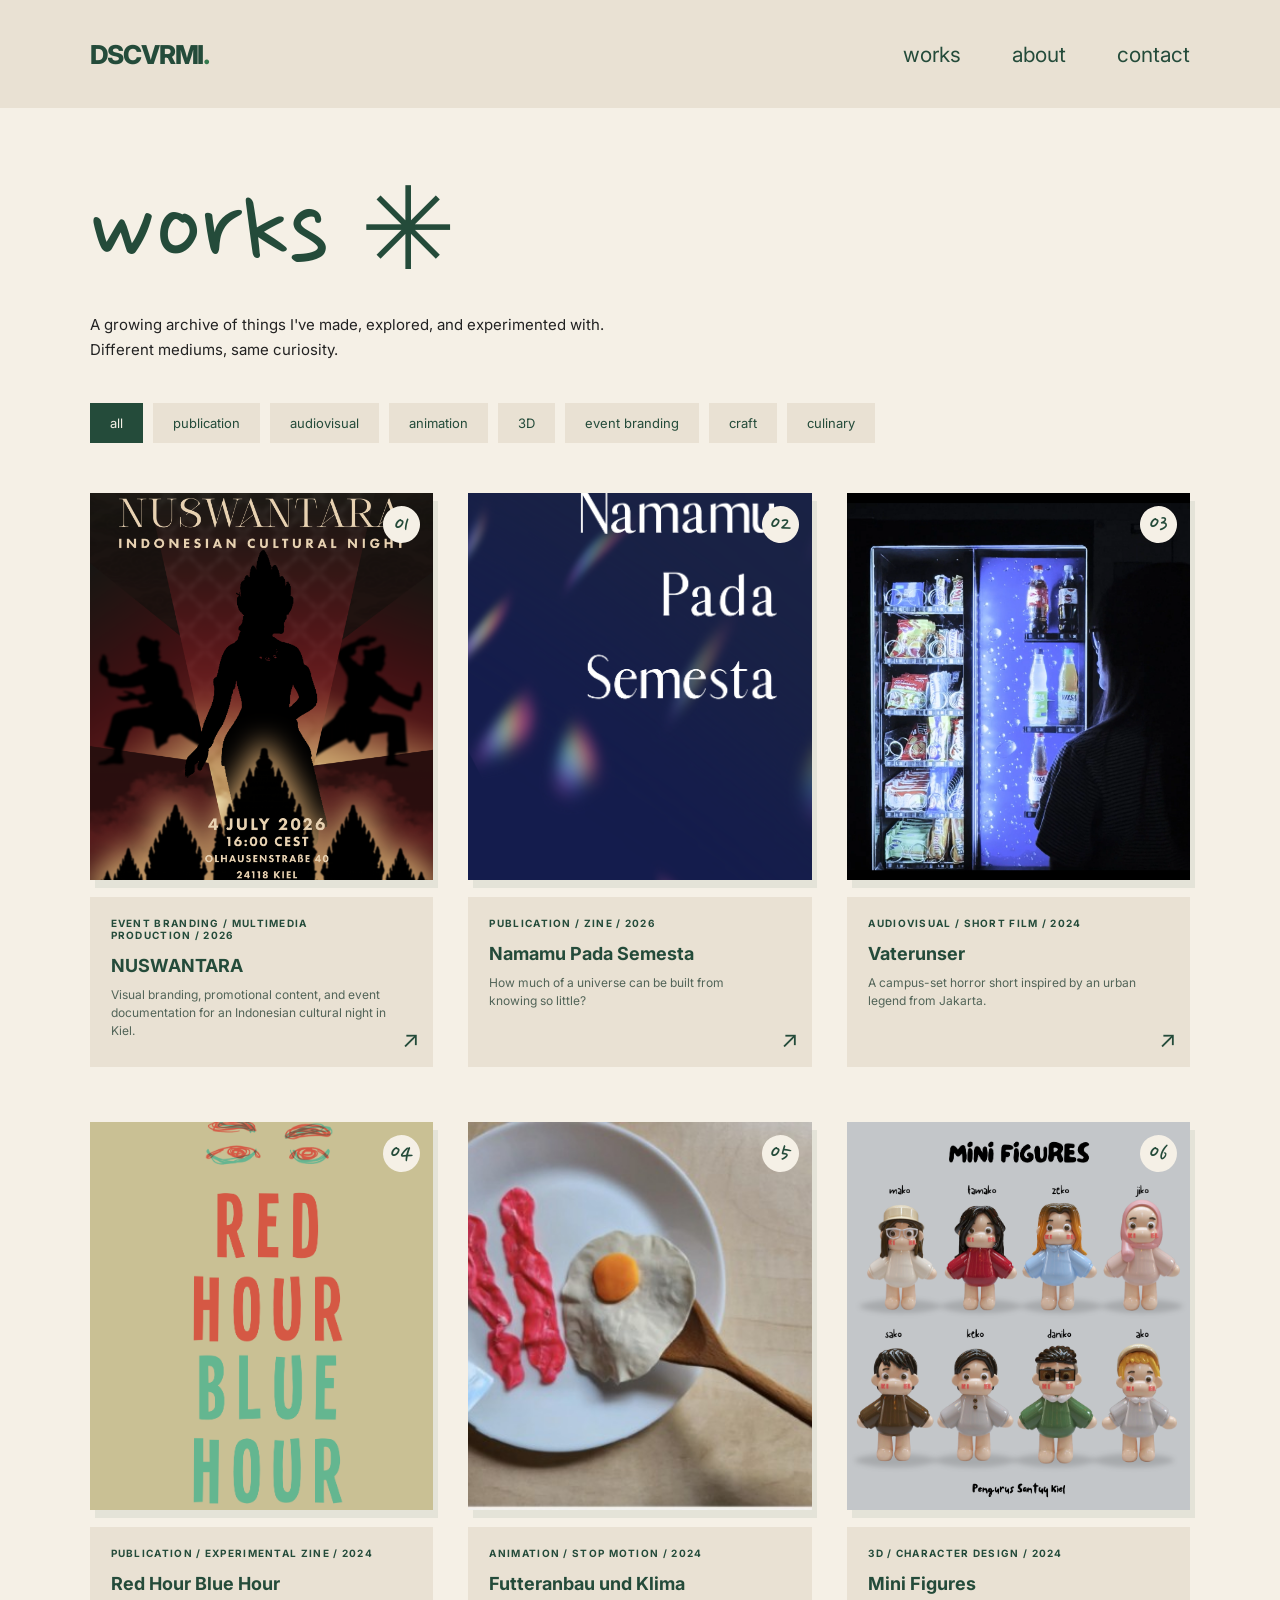
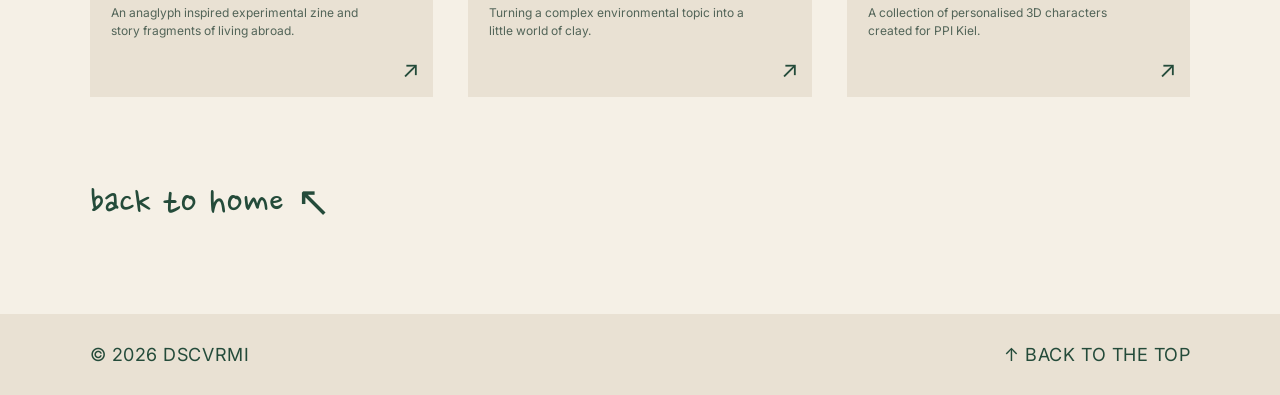
<file: works.html>
<!DOCTYPE html>
<html lang="en">
<head>
  <meta charset="UTF-8">
  <meta name="viewport" content="width=device-width, initial-scale=1.0">
  <title>Works — DSCVRMI</title>

  <link rel="preconnect" href="https://fonts.googleapis.com">
  <link rel="preconnect" href="https://fonts.gstatic.com" crossorigin>
  <link href="https://fonts.googleapis.com/css2?family=Inter:wght@400;500;600;700;800&family=Nanum+Pen+Script&display=swap" rel="stylesheet">

  <link rel="stylesheet" href="style.css">

  <style>
    /* =========================
       WORKS PAGE
    ========================= */

    .works-page {
      padding: 75px clamp(25px, 7vw, 110px) 90px;
    }

    .works-heading {
      margin-bottom: 40px;
    }

    .works-heading h1 {
      font-family: var(--hand);
      font-size: clamp(75px, 9vw, 125px);
      font-weight: 400;
      line-height: 0.9;
      margin: 0 0 25px;
    }

    .works-intro {
      max-width: 540px;
      font-size: 15px;
      line-height: 1.7;
      color: var(--ink);
    }

    /* =========================
       FILTER
    ========================= */

    .filter-bar {
      display: flex;
      flex-wrap: wrap;
      gap: 10px;
      margin-bottom: 50px;
    }

    .category-btn {
      background: var(--paper-dark);
      border: 1px solid transparent;
      color: var(--green);
      padding: 11px 19px;
      font-family: var(--sans);
      font-size: 13px;
      cursor: pointer;
      transition: background .2s, transform .2s;
    }

    .category-btn:hover {
      transform: translateY(-3px);
      border-color: var(--green);
    }

    .category-btn.active {
      background: var(--green);
      color: var(--paper);
    }

    .category-btn:focus-visible {
      outline: 2px dashed var(--green);
      outline-offset: 4px;
    }

    /* =========================
       PROJECT GRID
    ========================= */

    .works-page .project-grid {
      grid-template-columns: repeat(3, minmax(0, 1fr));
      row-gap: 55px;
    }

    .works-page .project-card[hidden] {
      display: none !important;
    }

    /* Avoid shifting the second card */
    .works-page .project-card:nth-child(2) {
      transform: none;
    }

    .works-page .project-card:hover,
    .works-page .project-card:nth-child(2):hover {
      transform: translateY(-8px) rotate(-1deg);
    }

    .works-page .project-image-placeholder {
      display: none;
    }

    .works-page .project-info {
      min-height: 170px;
    }

    /* =========================
       EMPTY MESSAGE
    ========================= */

    .archive-empty {
      margin: 30px 0;
      color: var(--green);
      font-family: var(--hand);
      font-size: 35px;
    }

    .archive-empty[hidden] {
      display: none;
    }

    /* =========================
       BOTTOM LINK
    ========================= */

    .works-bottom {
      margin-top: 85px;
    }

    .works-bottom .handwritten-link {
      font-size: 42px;
    }

    /* =========================
       RESPONSIVE
    ========================= */

    @media (max-width: 1050px) {
      .works-page .project-grid {
        grid-template-columns: repeat(2, minmax(0, 1fr));
      }
    }

    @media (max-width: 650px) {
      .works-page {
        padding: 55px 22px 65px;
      }

      .works-heading h1 {
        font-size: 78px;
      }

      .works-intro {
        font-size: 13px;
      }

      .filter-bar {
        gap: 8px;
        margin-bottom: 35px;
      }

      .category-btn {
        padding: 9px 13px;
        font-size: 12px;
      }

      .works-page .project-grid {
        grid-template-columns: 1fr;
        gap: 35px;
      }

      .works-page .project-info {
        min-height: auto;
      }

      .works-bottom {
        margin-top: 65px;
      }
    }
  </style>
</head>

<body id="top">

  <!-- NAVBAR -->
  <header class="site-header">
    <a class="brand" href="index.html">
      DSCVRMI<span class="brand-dot">.</span>
    </a>

    <nav>
      <a href="works.html" aria-current="page">works</a>
      <a href="about.html">about</a>
      <a href="index.html#contact">contact</a>
    </nav>
  </header>

  <main class="works-page">

    <!-- PAGE INTRO -->
    <section class="works-heading">
      <h1>works <span>✳</span></h1>

      <p class="works-intro">
        A growing archive of things I've made,
        explored, and experimented with.
        Different mediums, same curiosity.
      </p>
    </section>

    <!-- CATEGORY FILTERS -->
    <div class="filter-bar"
         role="group"
         aria-label="Filter works by category">

      <button class="category-btn active"
              data-filter="all"
              aria-pressed="true">all</button>

      <button class="category-btn"
              data-filter="publication"
              aria-pressed="false">publication</button>

      <button class="category-btn"
              data-filter="audiovisual"
              aria-pressed="false">audiovisual</button>

      <button class="category-btn"
              data-filter="animation"
              aria-pressed="false">animation</button>

      <button class="category-btn"
              data-filter="3d"
              aria-pressed="false">3D</button>

      <button class="category-btn"
              data-filter="event branding"
              aria-pressed="false">event branding</button>

      <button class="category-btn"
              data-filter="craft"
              aria-pressed="false">craft</button>

      <button class="category-btn"
              data-filter="culinary"
              aria-pressed="false">culinary</button>

    </div>

    <!-- ALL PROJECTS -->
    <div class="project-grid">

      <!-- PROJECT 01: NUSWANTARA -->
      <a class="project-card"
         href="nuswantara.html"
         data-category="event branding">

        <div class="project-image">
          <img src="poster nuswantara.png"
               alt="NUSWANTARA poster"
               loading="lazy">
          <span class="project-sticker">01</span>
        </div>

        <div class="project-info">
          <p class="project-meta">
            EVENT BRANDING / MULTIMEDIA PRODUCTION / 2026
          </p>

          <h3>NUSWANTARA</h3>

          <p>
            Visual branding, promotional content, and event
            documentation for an Indonesian cultural night in Kiel.
          </p>

          <span class="project-arrow">↗</span>
        </div>
      </a>

      <!-- PROJECT 02: NAMAMU PADA SEMESTA -->
      <a class="project-card"
         href="namamu-pada-semesta.html"
         data-category="publication">

        <div class="project-image">
          <img src="namamu-pada-semesta-cover.png"
               alt="Namamu Pada Semesta cover"
               loading="lazy">
          <span class="project-sticker">02</span>
        </div>

        <div class="project-info">
          <p class="project-meta">
            PUBLICATION / ZINE / 2026
          </p>

          <h3>Namamu Pada Semesta</h3>

          <p>
            How much of a universe can be built
            from knowing so little?
          </p>

          <span class="project-arrow">↗</span>
        </div>
      </a>

      <!-- PROJECT 03: VATERUNSER -->
      <a class="project-card"
         href="vaterunser.html"
         data-category="audiovisual">

        <div class="project-image">
          <img src="vaterunser thumbnail.png"
               alt="Vaterunser film still"
               loading="lazy">
          <span class="project-sticker">03</span>
        </div>

        <div class="project-info">
          <p class="project-meta">
            AUDIOVISUAL / SHORT FILM / 2024
          </p>

          <h3>Vaterunser</h3>

          <p>
            A campus-set horror short inspired
            by an urban legend from Jakarta.
          </p>

          <span class="project-arrow">↗</span>
        </div>
      </a>

      <!-- PROJECT 04: RED HOUR BLUE HOUR -->
      <a class="project-card"
         href="red-hour-blue-hour.html"
         data-category="publication">

        <div class="project-image">
          <img src="Front Cover Red Hour Blue Hour.png"
               alt="Red Hour Blue Hour cover"
               loading="lazy">
          <span class="project-sticker">04</span>
        </div>

        <div class="project-info">
          <p class="project-meta">
            PUBLICATION / EXPERIMENTAL ZINE / 2024
          </p>

          <h3>Red Hour Blue Hour</h3>

          <p>
            An anaglyph inspired experimental zine and story fragments of living abroad.
          </p>

          <span class="project-arrow">↗</span>
        </div>
      </a>

      <!-- PROJECT 05: FUTTERANBAU UND KLIMA -->
      <a class="project-card"
         href="futteranbau-und-klima.html"
         data-category="animation">

        <div class="project-image">
          <img src="stopmotion-thumbnail.jpg"
               alt="Futteranbau und Klima stop-motion"
               loading="lazy">
          <span class="project-sticker">05</span>
        </div>

        <div class="project-info">
          <p class="project-meta">
            ANIMATION / STOP MOTION / 2024
          </p>

          <h3>Futteranbau und Klima</h3>

          <p>
            Turning a complex environmental topic
            into a little world of clay.
          </p>

          <span class="project-arrow">↗</span>
        </div>
      </a>

      <!-- PROJECT 06: MINI FIGURES -->
      <a class="project-card"
         href="mini-figures.html"
         data-category="3d">

        <div class="project-image">
          <img src="mini-figures-overview.png"
               alt="mini figures overview"
               loading="lazy">
          <span class="project-sticker">06</span>
        </div>

        <div class="project-info">
          <p class="project-meta">
            3D / CHARACTER DESIGN / 2024
          </p>

          <h3>Mini Figures</h3>

          <p>
            A collection of personalised 3D characters created for PPI Kiel.
          </p>

          <span class="project-arrow">↗</span>
        </div>
      </a>

    </div>

    <!-- EMPTY CATEGORY MESSAGE -->
    <p class="archive-empty" id="archiveEmpty" hidden>
      Nothing here just yet. More explorations are on their way!
    </p>

    <!-- BACK HOME -->
    <div class="works-bottom">
      <a class="handwritten-link" href="index.html">
        back to home ↖
      </a>
    </div>

  </main>

  <!-- FOOTER -->
  <footer class="site-footer">
    <span>© 2026 DSCVRMI</span>
    <a href="#top">↑ BACK TO THE TOP</a>
  </footer>

  <!-- CATEGORY FILTER SCRIPT -->
  <script>
    const filterButtons =
      document.querySelectorAll('.category-btn');

    const projectCards =
      document.querySelectorAll('.works-page .project-card');

    const emptyMessage =
      document.getElementById('archiveEmpty');

    filterButtons.forEach(button => {
      button.addEventListener('click', () => {

        const selected = button.dataset.filter;

        filterButtons.forEach(btn => {
          const active = btn === button;
          btn.classList.toggle('active', active);
          btn.setAttribute('aria-pressed', String(active));
        });

        let visibleCount = 0;

        projectCards.forEach(card => {
          const show =
            selected === 'all' ||
            card.dataset.category === selected;

          card.hidden = !show;

          if (show) visibleCount++;
        });

        emptyMessage.hidden = visibleCount !== 0;
      });
    });
  </script>

</body>
</html>
</file>
<file: style.css>
/* =========================
   DSCVRMI — DESIGN SYSTEM
========================= */

:root {
  --paper: #F5F0E6;
  --paper-dark: #E9E1D3;
  --green: #244B3A;
  --accent: #357A4E;
  --sage: #A9BC8D;
  --ink: #222222;

  --hand: 'Nanum Pen Script', cursive;
  --sans: 'Inter', sans-serif;
}

* {
  box-sizing: border-box;
}

html {
  scroll-behavior: smooth;
}

body {
  margin: 0;
  background: var(--paper);
  color: var(--green);
  font-family: var(--sans);
  overflow-x: hidden;
}

a {
  color: inherit;
  text-decoration: none;
}

a:focus-visible {
  outline: 2px dashed var(--green);
  outline-offset: 6px;
}

h1, h2, h3, p {
  margin-top: 0;
}

/* =========================
   NAVIGATION
========================= */

.site-header {
  height: 108px;
  background: var(--paper-dark);
  display: flex;
  align-items: center;
  justify-content: space-between;
  padding: 0 clamp(25px, 7vw, 110px);
  position: relative;
  z-index: 5;
}

.brand {
  font-size: 26px;
  font-weight: 800;
  letter-spacing: -1.2px;
}

.brand-dot {
  color: var(--accent);
}

.site-header nav {
  display: flex;
  gap: clamp(25px, 4vw, 70px);
}

.site-header nav a {
  font-size: 21px;
  transition: transform .2s, color .2s;
}

.site-header nav a:hover {
  transform: translateY(-3px);
  color: var(--accent);
}

/* =========================
   HERO
========================= */

.hero {
  min-height: 675px;
  padding: 95px clamp(25px, 7vw, 110px) 90px;
  position: relative;
  display: grid;
  grid-template-columns: 1.15fr 1fr;
  align-items: start;
  gap: 25px;
}

.hero-copy {
  position: relative;
  z-index: 2;
}

.archive-label,
.hero-bottom-note,
.section-index,
.section-aside,
.project-meta,
.portrait-caption {
  font-size: 11px;
  font-weight: 700;
  letter-spacing: .13em;
}

.hero h1 {
  font-family: var(--hand);
  font-size: clamp(100px, 11.7vw, 177px);
  font-weight: 400;
  line-height: .74;
  letter-spacing: -.015em;
  margin: 47px 0;
  white-space: nowrap;
}

.hero h1 span {
  display: block;
  padding-left: 38px;
  margin-top: 21px;
}

.hero-description {
  color: var(--ink);
  max-width: 310px;
  line-height: 1.6;
  font-size: 15px;
  margin-bottom: 22px;
}

.handwritten-link {
  font-family: var(--hand);
  font-size: 46px;
  line-height: 1;
  display: inline-flex;
  align-items: center;
  gap: 10px;
  transition: transform .2s;
}

.handwritten-link:hover {
  transform: translateX(8px);
}

/* HERO ILLUSTRATION */

.portrait-scene {
  position: relative;
  margin-top: 15px;
  min-width: 0;
}

.portrait-circle {
  border-radius: 50%;
  background: #D8D8D8;
  width: min(100%, 480px);
  aspect-ratio: 1;
  display: grid;
  place-items: center;
  position: relative;
  overflow: hidden;
  transform: rotate(3deg);
}

.portrait-circle img {
  width: 100%;
  height: 100%;
  object-fit: cover;
  object-position: center top;
   transform: scale(1.60);
   transform-origin: center top;
}

.portrait-placeholder {
  font-family: var(--hand);
  font-size: 43px;
  text-align: center;
  line-height: .9;
  opacity: .4;
  transform: rotate(-3deg);
}

.portrait-caption {
  display: inline-block;
  background: var(--paper-dark);
  padding: 10px 13px;
  transform: rotate(-6deg);
  position: absolute;
  right: 0;
  bottom: -8px;
}

.asterisk {
  position: absolute;
  top: -34px;
  right: 10px;
  font-size: 61px;
}

.hero-bottom-note {
  position: absolute;
  bottom: 22px;
  left: clamp(25px, 7vw, 110px);
  color: #6B776D;
}

/* =========================
   SELECTED WORKS
========================= */

.selected {
  position: relative;
  padding: 24px clamp(25px, 7vw, 110px) 47px;
  isolation: isolate;
}

.selected-heading {
  display: flex;
  align-items: end;
  justify-content: space-between;
  gap: 20px;
  margin-bottom: 29px;
}

.selected h2,
.about-preview h2,
.contact h2 {
  font-family: var(--hand);
  font-weight: 400;
  font-size: 71px;
  line-height: 1;
  margin: 10px 0 0;
}

.scribble-star {
  font-size: 35px;
  margin-left: 10px;
}

.section-aside {
  font-family: var(--hand);
  letter-spacing: 0;
  font-size: 28px;
  font-weight: 400;
}

/* GREEN CURVED BACKGROUND */

.green-hill {
  position: absolute;
  z-index: -1;
  left: -12%;
  right: -12%;
  bottom: 0;
  height: 72%;
  background: var(--sage);
  border-radius: 55% 55% 0 0 / 27% 27% 0 0;
}

/* PROJECT GRID */

.project-grid {
  display: grid;
  grid-template-columns: repeat(3, minmax(0, 1fr));
  gap: clamp(18px, 2.8vw, 42px);
}

.project-card {
  min-width: 0;
  display: block;
  transition: transform .25s;
}

.project-card:nth-child(2) {
  transform: translateY(15px);
}

.project-card:hover {
  transform: translateY(-10px) rotate(-1deg);
}

.project-card:nth-child(2):hover {
  transform: translateY(4px) rotate(1deg);
}


.project-image {
  width: 100%;
  aspect-ratio: 1 / 1.13;
  background: #D8D8D8;
  position: relative;
  overflow: hidden;
  box-shadow: 5px 8px 0 rgba(36, 75, 58, 0.08);
}

.project-image img {
  display: block;
  width: 100%;
  height: 100%;
  object-fit: cover;
  object-position: center;
}

.project-sticker {
  position: absolute;
  top: 13px;
  right: 13px;
  z-index: 2;
  border-radius: 50%;
  width: 37px;
  height: 37px;
  display: grid;
  place-items: center;
  background: var(--paper);
  font-family: var(--hand);
  font-size: 27px;
  transform: rotate(10deg);
}

.project-image-placeholder {
  font-size: 11px;
  letter-spacing: .16em;
  color: #777;
}

.project-sticker {
  position: absolute;
  top: 13px;
  right: 13px;
  border-radius: 50%;
  width: 37px;
  height: 37px;
  display: grid;
  place-items: center;
  background: var(--paper);
  font-family: var(--hand);
  font-size: 27px;
  transform: rotate(10deg);
}

/* PROJECT INFO */

.project-info {
  margin-top: 17px;
  padding: 20px 44px 20px 21px;
  min-height: 156px;
  background: var(--paper-dark);
  position: relative;
}

.project-meta {
  font-size: 10px;
  margin-bottom: 14px;
}

.project-info h3 {
  font-size: 18px;
  line-height: 1.2;
  font-weight: 700;
  margin-bottom: 9px;
}

.project-info p:not(.project-meta) {
  font-size: 12px;
  line-height: 1.5;
  color: #526458;
  margin: 0;
}

.project-arrow {
  position: absolute;
  bottom: 14px;
  right: 14px;
  font-size: 23px;
}

.all-works {
  display: flex;
  width: max-content;
  margin: 50px 0 0 auto;
  font-size: 45px;
}

/* =========================
   ABOUT
========================= */

.about-preview {
  position: relative;
  min-height: 390px;
  padding: 64px 20px 75px;
  text-align: center;
}

.about-preview h2,
.contact h2 {
  margin: 10px 0 24px;
}

.about-preview p {
  color: var(--ink);
  font-size: 15px;
  line-height: 1.7;
  max-width: 530px;
  margin: 0 auto 8px;
}

.about-preview .handwritten-link {
  margin-top: 18px;
  font-size: 40px;
}

.about-mark {
  position: absolute;
  font-size: 43px;
  left: 23%;
  top: 120px;
  transform: rotate(-12deg);
}

/* =========================
   CONTACT
========================= */

.contact {
  background: var(--sage);
  min-height: 310px;
  padding: 46px 20px 55px;
  text-align: center;
}

.contact h2 {
  margin-bottom: 20px;
}

.contact p {
  color: var(--ink);
  font-size: 21px;
  margin-bottom: 30px;
}

.email-button {
  display: inline-flex;
  align-items: center;
  gap: 13px;
  background: var(--paper-dark);
  padding: 10px 40px;
  font-family: var(--hand);
  font-size: 43px;
  transition: transform .2s, box-shadow .2s;
}

.email-button:hover {
  transform: rotate(-2deg);
  box-shadow: 5px 5px var(--green);
}

/* =========================
   FOOTER
========================= */

.site-footer {
  padding: 30px clamp(25px, 7vw, 110px);
  background: var(--paper-dark);
  display: flex;
  justify-content: space-between;
  align-items: center;
  gap: 20px;
  font-size: 18px;
  letter-spacing: .03em;
}

.site-footer a:hover {
  text-decoration: underline;
}

/* =========================
   TABLET
========================= */

@media (max-width: 900px) {
  .hero {
    grid-template-columns: 1fr .8fr;
    min-height: 560px;
    padding-top: 80px;
  }

  .hero h1 {
    font-size: clamp(80px, 12vw, 118px);
  }

  .portrait-scene {
    margin-top: 80px;
  }

  .selected h2,
  .about-preview h2,
  .contact h2 {
    font-size: 60px;
  }

  .section-aside {
    display: none;
  }

  .project-info h3 {
    font-size: 15px;
  }

  .project-info {
    padding: 14px 26px 15px 14px;
  }
}

/* =========================
   MOBILE
========================= */

@media (max-width: 650px) {
  .site-header {
    height: 78px;
    padding: 0 22px;
  }

  .brand {
    font-size: 20px;
  }

  .site-header nav {
    gap: 14px;
  }

  .site-header nav a {
    font-size: 14px;
  }

  .hero {
    display: flex;
    flex-direction: column;
    padding: 52px 22px 70px;
    min-height: 0;
    gap: 18px;
  }

  .archive-label {
    font-size: 9px;
  }

  .hero h1 {
    font-size: clamp(68px, 15vw, 105px);
    margin: 36px 0 28px;
  }

  .hero h1 span {
    padding-left: 15px;
    margin-top: 13px;
  }

  .hero-description {
    font-size: 13px;
    max-width: 260px;
  }

  .handwritten-link {
    font-size: 38px;
  }

  .portrait-scene {
    align-self: center;
    margin: 0;
    width: min(76%, 310px);
  }

  .portrait-circle {
    width: 100%;
  }

  .hero-bottom-note {
    font-size: 8px;
    left: 22px;
    bottom: 22px;
  }

  .selected {
    padding: 26px 22px 40px;
  }

  .selected h2,
  .about-preview h2,
  .contact h2 {
    font-size: 60px;
  }

  .project-grid {
    grid-template-columns: 1fr;
    gap: 35px;
  }

  .project-card:nth-child(2) {
    transform: none;
  }

  .project-image {
    aspect-ratio: 1.45;
  }

  .project-info {
    min-height: auto;
    padding: 17px 44px 20px 20px;
  }

  .project-info h3 {
    font-size: 19px;
  }

  .green-hill {
    height: 85%;
    border-radius: 52% 52% 0 0 / 11% 11% 0 0;
  }

  .all-works {
    margin-top: 40px;
  }

  .about-preview {
    min-height: 340px;
    padding: 55px 24px;
  }

  .about-mark {
    left: 8%;
    top: 95px;
  }

  .contact {
    min-height: 300px;
  }

  .site-footer {
    padding: 25px 22px;
    font-size: 12px;
  }
}

@media (prefers-reduced-motion: reduce) {
  html {
    scroll-behavior: auto;
  }

  *,
  *::before,
  *::after {
    transition: none !important;
  }
}
</file>
